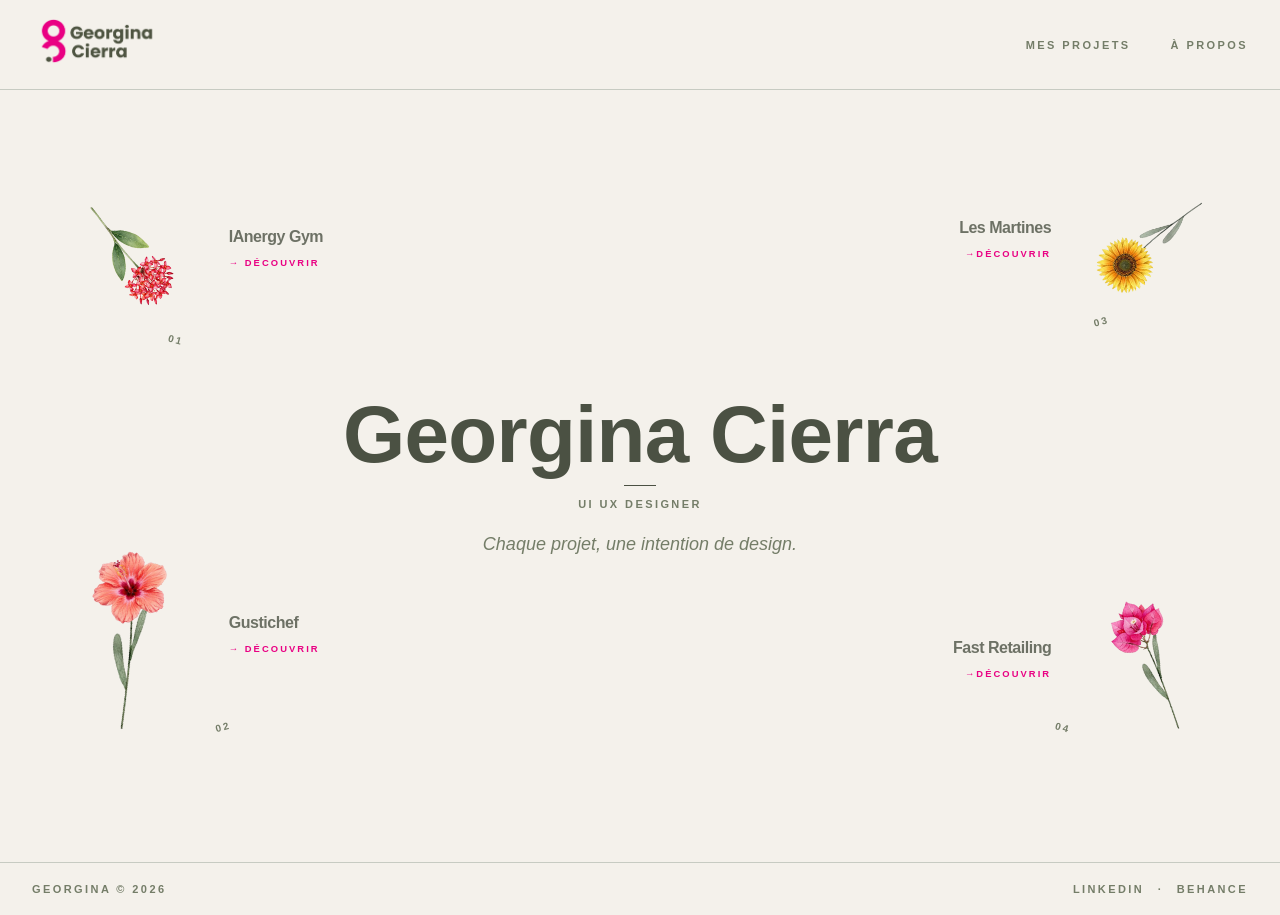
<file: index.html>
<!doctype html>
<html lang="en">
  <head>
    <meta charset="UTF-8" />
    <meta name="viewport" content="width=device-width, initial-scale=1.0" />
    <title>Georgina Cierra - UI UX Designer</title>
    <link rel="icon" type="image/svg+xml" href="./assets/img/GC-favicon.svg" />
    <link rel="stylesheet" href="styles.css" />
  </head>

  <body>
    <div id="root">
      <!-- Navigation -->
      <header class="navbar">
        <nav class="nav-container">
          <a
            href="index.html"
            class="nav-logo"
            aria-label="Georgina Cierra — Home"
            ><img
              src="assets/img/logo-georgina.webp"
              alt="Logo icon and name Georgina Cierra"
          /></a>
          <div class="nav-links">
            <a href="index.html" class="nav-link active" data-path="/"
              >Mes projets</a
            >
            <a href="profil/index.html" class="nav-link">À propos</a>
          </div>
        </nav>
      </header>

      <!-- Main Content -->
      <main class="main-content">
        <!-- Hero Section -->
        <section class="hero-section">
          <!-- Centered Hero Text -->
          <div class="hero-text reveal is-visible">
            <h1 class="hero-title">
              <span class="title-line">Georgina Cierra</span>
            </h1>
            <hr class="hero-divider" />
            <p class="hero-subtitle">UI UX Designer</p>
            <p class="hero-tagline">Chaque projet, une intention de design.</p>
          </div>

          <!-- Desktop Flowers (Corner Positions) -->
          <div class="flowers-container">
            <!-- Flower 01 - Top Left -->
            <div class="flower-wrapper flower-tl" data-flower-id="01">
              <div class="flower-image-wrapper">
                <img
                  src="assets/img/flowers/ixora-flower.webp"
                  alt="Ixora rouge"
                  class="flower-image"
                />
                <span class="flower-label">01</span>
              </div>
              <div class="flower-info">
                <h3 class="flower-title">IAnergy Gym</h3>
                <a class="flower-cta" data-flower-id="01">
                  <span class="cta-arrow">→</span>Découvrir
                </a>
              </div>
              <div class="flower-card" id="card-01">
                <div class="card-header">
                  <p class="card-eyebrow">
                    <span class="card-num">01</span>Design prospectif
                  </p>
                  <button
                    class="card-close"
                    aria-label="Fermer"
                    data-flower-id="01"
                  >
                    ×
                  </button>
                </div>
                <h3 class="card-title">IAnergy Gym</h3>
                <hr class="card-divider" />
                <p class="card-description">
                  Prototype d'application futuriste pour une salle de sport
                  connectée projetée en 2050.
                </p>
                <a href="/projects/IAnergy-gym/" class="card-cta">
                  <span class="cta-arrow">→</span>
                  Voir
                </a>
              </div>
            </div>

            <!-- Flower 02 - Bottom Left -->
            <div class="flower-wrapper flower-bl" data-flower-id="02">
              <div class="flower-image-wrapper">
                <img
                  src="assets/img/flowers/hibiscus-flower.webp"
                  alt="Hibiscus pêche"
                  class="flower-image"
                />
                <span class="flower-label">02</span>
              </div>
              <div class="flower-info">
                <h3 class="flower-title">Gustichef</h3>
                <a class="flower-cta" data-flower-id="02">
                  <span class="cta-arrow">→</span>Découvrir
                </a>
              </div>
              <div class="flower-card" id="card-02">
                <div class="card-header">
                  <p class="card-eyebrow">
                    <span class="card-num">02</span>UX Case Study
                  </p>
                  <button
                    class="card-close"
                    aria-label="Fermer"
                    data-flower-id="02"
                  >
                    ×
                  </button>
                </div>
                <h3 class="card-title">Gustichef</h3>
                <hr class="card-divider" />
                <p class="card-description">
                  Plateforme de services de chefs à domicile.
                </p>
                <a href="projects/Gustichef/index.html" class="card-cta">
                  <span class="cta-arrow">→</span>
                  Voir
                </a>
              </div>
            </div>

            <!-- Flower 03 - Top Right -->
            <div class="flower-wrapper flower-tr" data-flower-id="03">
              <div class="flower-image-wrapper">
                <img
                  src="assets/img/flowers/sunflower-flower.webp"
                  alt="Tournesol"
                  class="flower-image"
                />
                <span class="flower-label">03</span>
              </div>
              <div class="flower-info">
                <h3 class="flower-title">Les Martines</h3>
                <a class="flower-cta" data-flower-id="03">
                  <span class="cta-arrow">→</span>Découvrir
                </a>
              </div>
              <div class="flower-card" id="card-03">
                <div class="card-header">
                  <p class="card-eyebrow">
                    <span class="card-num">03</span>WordPress / Web Design
                  </p>
                  <button
                    class="card-close"
                    aria-label="Fermer"
                    data-flower-id="03"
                  >
                    ×
                  </button>
                </div>
                <h3 class="card-title">Les Martines</h3>
                <hr class="card-divider" />
                <p class="card-description">
                  Refonte du site web sous WordPress et optimisation de
                  l'interface.
                </p>
                <a href="projects/Les-martines/index.html" class="card-cta">
                  <span class="cta-arrow">→</span>
                  Voir
                </a>
              </div>
            </div>

            <!-- Flower 04 - Bottom Right -->
            <div class="flower-wrapper flower-br" data-flower-id="04">
              <div class="flower-image-wrapper">
                <img
                  src="assets/img/flowers/Bougainvillea-flower.webp"
                  alt="Bougainvillier rose"
                  class="flower-image"
                />
                <span class="flower-label">04</span>
              </div>
              <div class="flower-info">
                <h3 class="flower-title">Fast Retailing</h3>
                <a class="flower-cta" data-flower-id="04">
                  <span class="cta-arrow">→</span>Découvrir
                </a>
              </div>
              <div class="flower-card" id="card-04">
                <div class="card-header">
                  <p class="card-eyebrow">
                    <span class="card-num">04</span>Alternance
                  </p>
                  <button
                    class="card-close"
                    aria-label="Fermer"
                    data-flower-id="04"
                  >
                    ×
                  </button>
                </div>
                <h3 class="card-title">Fast Retailing</h3>
                <hr class="card-divider" />
                <p class="card-description">
                  Webdesign et optimisation UX e-commerce pour deux marques
                  françaises (alternance).
                </p>
                <a href="projects/Fast-retailing/index.html" class="card-cta">
                  <span class="cta-arrow">→</span>
                  Voir
                </a>
              </div>
            </div>
          </div>
        </section>

        <!-- Modal Overlay -->
        <div class="modal-overlay" id="modal-overlay"></div>

        <!-- Mobile / Tablet Projects Grid -->
        <section class="mobile-projects">
          <p class="projects-label">Mes projets</p>
          <div class="projects-grid">
            <!-- Project 01 -->
            <div class="project-item">
              <div class="project-flower">
                <img
                  src="assets/img/flowers/ixora-flower.webp"
                  alt="Ixora rouge"
                  class="project-image"
                />
                <span class="project-label">01</span>
              </div>
              <div class="project-card">
                <div class="card-header">
                  <p class="card-eyebrow">
                    <span class="card-num">01</span>Design prospectif
                  </p>
                </div>
                <h3 class="card-title">IAnergy</h3>
                <hr class="card-divider" />
                <p class="card-description">
                  Prototype d'application futuriste pour une salle de sport
                  connectée projetée en 2050.
                </p>
                <a href="projects/IAnergy-gym/index.html" class="card-cta">
                  <span class="cta-arrow">→</span>
                  View project
                </a>
              </div>
            </div>

            <!-- Project 02 -->
            <div class="project-item">
              <div class="project-flower">
                <img
                  src="assets/img/flowers/hibiscus-flower.webp"
                  alt="Hibiscus pêche"
                  class="project-image"
                />
                <span class="project-label">02</span>
              </div>
              <div class="project-card">
                <div class="card-header">
                  <p class="card-eyebrow">
                    <span class="card-num">02</span>UX Case Study
                  </p>
                </div>
                <h3 class="card-title">Gustichef</h3>
                <hr class="card-divider" />
                <p class="card-description">
                  Plateforme de services de chefs à domicile.
                </p>
                <a href="projects/Gustichef/index.html" class="card-cta">
                  <span class="cta-arrow">→</span>
                  View project
                </a>
              </div>
            </div>

            <!-- Project 03 -->
            <div class="project-item">
              <div class="project-flower">
                <img
                  src="assets/img/flowers/sunflower-flower.webp"
                  alt="Tournesol"
                  class="project-image"
                />
                <span class="project-label">03</span>
              </div>
              <div class="project-card">
                <div class="card-header">
                  <p class="card-eyebrow">
                    <span class="card-num">03</span>WordPress / Web Design
                  </p>
                </div>
                <h3 class="card-title">Les Martines</h3>
                <hr class="card-divider" />
                <p class="card-description">
                  Refonte du site web sous WordPress et optimisation de
                  l'interface.
                </p>
                <a href="projects/Les-martines/index.html" class="card-cta">
                  <span class="cta-arrow">→</span>
                  View project
                </a>
              </div>
            </div>

            <!-- Project 04 -->
            <div class="project-item">
              <div class="project-flower">
                <img
                  src="assets/img/flowers/Bougainvillea-flower.webp"
                  alt="Bougainvillier rose"
                  class="project-image"
                />
                <span class="project-label">04</span>
              </div>
              <div class="project-card">
                <div class="card-header">
                  <p class="card-eyebrow">
                    <span class="card-num">04</span>Alternance
                  </p>
                </div>
                <h3 class="card-title">Fast Retailing</h3>
                <hr class="card-divider" />
                <p class="card-description">
                  Webdesign et optimisation UX e-commerce pour deux marques
                  françaises (alternance).
                </p>
                <a href="projects/Fast-retailing/index.html" class="card-cta">
                  <span class="cta-arrow">→</span>
                  View project
                </a>
              </div>
            </div>
          </div>
        </section>
      </main>

      <!-- Footer -->
      <footer class="footer">
        <div class="footer-container">
          <!-- <span class="footer-label">mon jardin</span> -->
          <span class="footer-label">Georgina © 2026</span>
          <span class="footer-links">
            <a
              href="https://www.linkedin.com/in/georgina1998cierra/"
              target="_blank"
              class="footer-link"
              >LinkedIn</a
            >
            <span class="footer-separator">·</span>
            <a
              href="https://www.behance.net/Georginaci2784"
              target="_blank"
              class="footer-link"
              >Behance</a
            >
          </span>
        </div>
      </footer>
    </div>

    <script src="script.js"></script>
  </body>
</html>
</file>
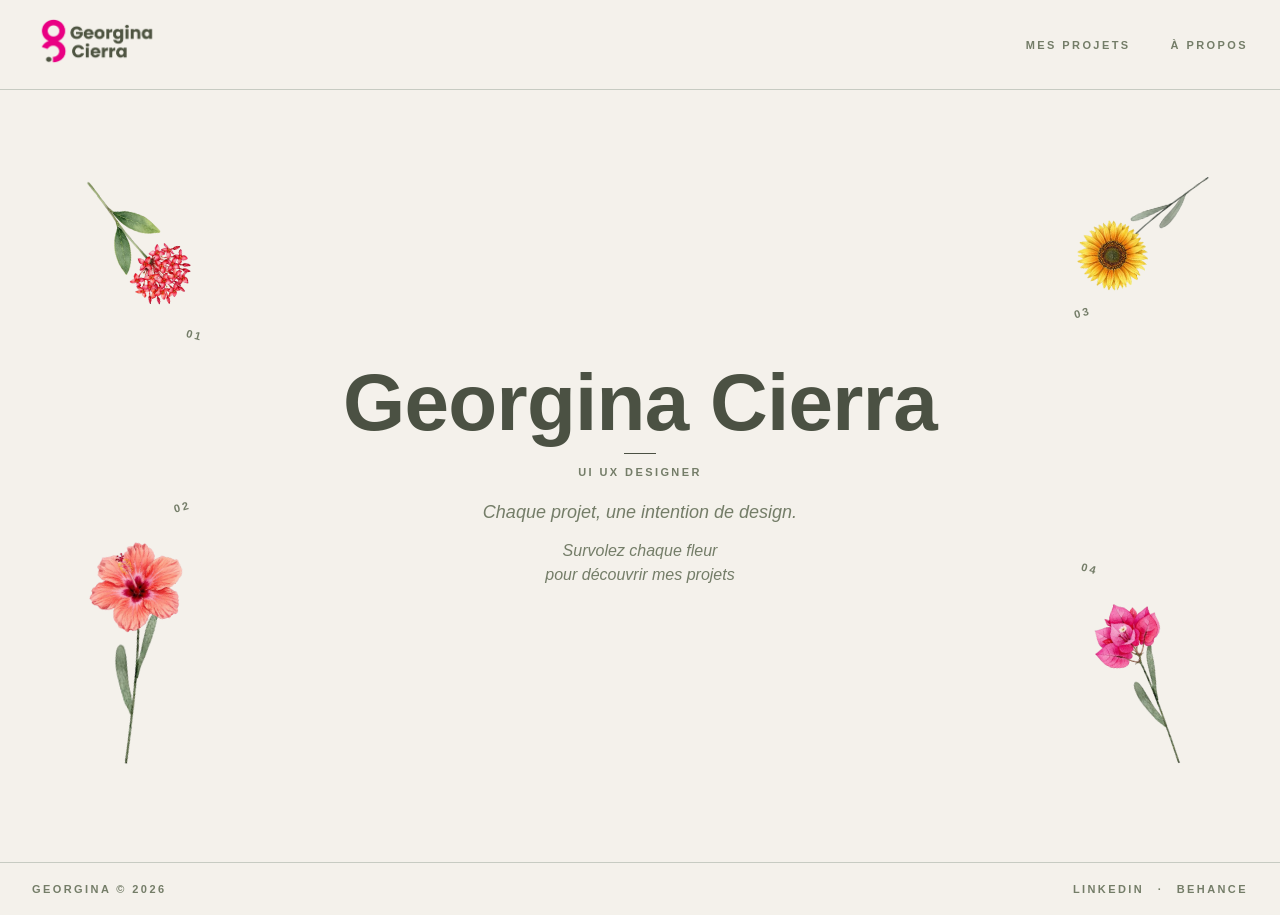
<file: landing/index.html>
<!doctype html>
<html lang="en">
  <head>
    <meta charset="UTF-8" />
    <meta name="viewport" content="width=device-width, initial-scale=1.0" />
    <title>Georgina Cierra - UI UX Designer</title>
    <link rel="icon" type="image/svg+xml" href="../assets/img/GC-favicon.svg" />
    <link rel="stylesheet" href="styles.css" />
  </head>

  <body>
    <div id="root">
      <!-- Navigation -->
      <header class="navbar">
        <nav class="nav-container">
          <a
            href="../landing/index.html"
            class="nav-logo"
            aria-label="Georgina Cierra — Home"
            ><img
              src="../assets/img/logo-georgina.webp"
              alt="Logo icon and name Georgina Cierra"
          /></a>
          <div class="nav-links">
            <a
              href="../landing/index.html"
              class="nav-link active"
              data-path="/"
              >Mes projets</a
            >
            <a href="../profil/index.html" class="nav-link">À propos</a>
          </div>
        </nav>
      </header>

      <!-- Main Content -->
      <main class="main-content">
        <!-- Hero Section -->
        <section class="hero-section">
          <!-- Centered Hero Text -->
          <div class="hero-text reveal is-visible">
            <h1 class="hero-title">
              <span class="title-line">Georgina Cierra</span>
            </h1>
            <hr class="hero-divider" />
            <p class="hero-subtitle">UI UX Designer</p>
            <p class="hero-tagline">Chaque projet, une intention de design.</p>
            <p class="hero-hint">
              Survolez chaque fleur<br />
              pour découvrir mes projets
            </p>
          </div>

          <!-- Desktop Flowers (Corner Positions) -->
          <div class="flowers-container">
            <!-- Flower 01 - Top Left -->
            <div class="flower-wrapper flower-tl" data-flower-id="01">
              <div class="flower-image-wrapper">
                <img
                  src="../assets/img/flowers/ixora-flower.webp"
                  alt="Ixora rouge"
                  class="flower-image"
                />
                <span class="flower-label">01</span>
              </div>
              <div class="flower-card">
                <div class="card-header">
                  <p class="card-eyebrow">
                    <span class="card-num">01</span>Design prospectif
                  </p>
                  <button
                    class="card-close"
                    aria-label="Fermer"
                    data-flower-id="01"
                  >
                    ×
                  </button>
                </div>
                <h3 class="card-title">IAnergy</h3>
                <hr class="card-divider" />
                <p class="card-description">
                  Prototype d'application futuriste pour une salle de sport
                  connectée projetée en 2050.
                </p>
                <a href="../projects/IAnergy-gym/index.html" class="card-cta">
                  <span class="cta-arrow">→</span>
                  View project
                </a>
              </div>
            </div>

            <!-- Flower 02 - Bottom Left -->
            <div class="flower-wrapper flower-bl" data-flower-id="02">
              <div class="flower-image-wrapper">
                <img
                  src="../assets/img/flowers/hibiscus-flower.webp"
                  alt="Hibiscus pêche"
                  class="flower-image"
                />
                <span class="flower-label">02</span>
              </div>
              <div class="flower-card">
                <div class="card-header">
                  <p class="card-eyebrow">
                    <span class="card-num">02</span>UX Case Study
                  </p>
                  <button
                    class="card-close"
                    aria-label="Fermer"
                    data-flower-id="02"
                  >
                    ×
                  </button>
                </div>
                <h3 class="card-title">Gustichef</h3>
                <hr class="card-divider" />
                <p class="card-description">
                  Plateforme de services de chefs à domicile.
                </p>
                <a href="../projects/Gustichef/index.html" class="card-cta">
                  <span class="cta-arrow">→</span>
                  View project
                </a>
              </div>
            </div>

            <!-- Flower 03 - Top Right -->
            <div class="flower-wrapper flower-tr" data-flower-id="03">
              <div class="flower-image-wrapper">
                <img
                  src="../assets/img/flowers/sunflower-flower.webp"
                  alt="Tournesol"
                  class="flower-image"
                />
                <span class="flower-label">03</span>
              </div>
              <div class="flower-card">
                <div class="card-header">
                  <p class="card-eyebrow">
                    <span class="card-num">03</span>WordPress / Web Design
                  </p>
                  <button
                    class="card-close"
                    aria-label="Fermer"
                    data-flower-id="03"
                  >
                    ×
                  </button>
                </div>
                <h3 class="card-title">Les Martines</h3>
                <hr class="card-divider" />
                <p class="card-description">
                  Refonte du site web sous WordPress et optimisation de
                  l'interface.
                </p>
                <a href="../projects/Les-martines/index.html" class="card-cta">
                  <span class="cta-arrow">→</span>
                  View project
                </a>
              </div>
            </div>

            <!-- Flower 04 - Bottom Right -->
            <div class="flower-wrapper flower-br" data-flower-id="04">
              <div class="flower-image-wrapper">
                <img
                  src="../assets/img/flowers/Bougainvillea-flower.webp"
                  alt="Bougainvillier rose"
                  class="flower-image"
                />
                <span class="flower-label">04</span>
              </div>
              <div class="flower-card">
                <div class="card-header">
                  <p class="card-eyebrow">
                    <span class="card-num">04</span>Alternance
                  </p>
                  <button
                    class="card-close"
                    aria-label="Fermer"
                    data-flower-id="04"
                  >
                    ×
                  </button>
                </div>
                <h3 class="card-title">Fast Retailing</h3>
                <hr class="card-divider" />
                <p class="card-description">
                  Webdesign et optimisation UX e-commerce pour deux marques
                  françaises (alternance).
                </p>
                <a
                  href="../projects/Fast-retailing/index.html"
                  class="card-cta"
                >
                  <span class="cta-arrow">→</span>
                  View project
                </a>
              </div>
            </div>
          </div>
        </section>

        <!-- Mobile / Tablet Projects Grid -->
        <section class="mobile-projects">
          <p class="projects-label">Mes projets</p>
          <div class="projects-grid">
            <!-- Project 01 -->
            <div class="project-item">
              <div class="project-flower">
                <img
                  src="../assets/img/flowers/ixora-flower.webp"
                  alt="Ixora rouge"
                  class="project-image"
                />
                <span class="project-label">01</span>
              </div>
              <div class="project-card">
                <div class="card-header">
                  <p class="card-eyebrow">
                    <span class="card-num">01</span>Design prospectif
                  </p>
                </div>
                <h3 class="card-title">IAnergy</h3>
                <hr class="card-divider" />
                <p class="card-description">
                  Prototype d'application futuriste pour une salle de sport
                  connectée projetée en 2050.
                </p>
                <a href="../projects/IAnergy-gym/index.html" class="card-cta">
                  <span class="cta-arrow">→</span>
                  View project
                </a>
              </div>
            </div>

            <!-- Project 02 -->
            <div class="project-item">
              <div class="project-flower">
                <img
                  src="../assets/img/flowers/hibiscus-flower.webp"
                  alt="Hibiscus pêche"
                  class="project-image"
                />
                <span class="project-label">02</span>
              </div>
              <div class="project-card">
                <div class="card-header">
                  <p class="card-eyebrow">
                    <span class="card-num">02</span>UX Case Study
                  </p>
                </div>
                <h3 class="card-title">Gustichef</h3>
                <hr class="card-divider" />
                <p class="card-description">
                  Plateforme de services de chefs à domicile.
                </p>
                <a href="../projects/Gustichef/index.html" class="card-cta">
                  <span class="cta-arrow">→</span>
                  View project
                </a>
              </div>
            </div>

            <!-- Project 03 -->
            <div class="project-item">
              <div class="project-flower">
                <img
                  src="../assets/img/flowers/sunflower-flower.webp"
                  alt="Tournesol"
                  class="project-image"
                />
                <span class="project-label">03</span>
              </div>
              <div class="project-card">
                <div class="card-header">
                  <p class="card-eyebrow">
                    <span class="card-num">03</span>WordPress / Web Design
                  </p>
                </div>
                <h3 class="card-title">Les Martines</h3>
                <hr class="card-divider" />
                <p class="card-description">
                  Refonte du site web sous WordPress et optimisation de
                  l'interface.
                </p>
                <a href="../projects/Les-martines/index.html" class="card-cta">
                  <span class="cta-arrow">→</span>
                  View project
                </a>
              </div>
            </div>

            <!-- Project 04 -->
            <div class="project-item">
              <div class="project-flower">
                <img
                  src="../assets/img/flowers/Bougainvillea-flower.webp"
                  alt="Bougainvillier rose"
                  class="project-image"
                />
                <span class="project-label">04</span>
              </div>
              <div class="project-card">
                <div class="card-header">
                  <p class="card-eyebrow">
                    <span class="card-num">04</span>Alternance
                  </p>
                </div>
                <h3 class="card-title">Fast Retailing</h3>
                <hr class="card-divider" />
                <p class="card-description">
                  Webdesign et optimisation UX e-commerce pour deux marques
                  françaises (alternance).
                </p>
                <a
                  href="../projects/Fast-retailing/index.html"
                  class="card-cta"
                >
                  <span class="cta-arrow">→</span>
                  View project
                </a>
              </div>
            </div>
          </div>
        </section>
      </main>

      <!-- Footer -->
      <footer class="footer">
        <div class="footer-container">
          <!-- <span class="footer-label">mon jardin</span> -->
          <span class="footer-label">Georgina © 2026</span>
          <span class="footer-links">
            <a
              href="https://www.linkedin.com/in/georgina1998cierra/"
              target="_blank"
              class="footer-link"
              >LinkedIn</a
            >
            <span class="footer-separator">·</span>
            <a
              href="https://www.behance.net/Georginaci2784"
              target="_blank"
              class="footer-link"
              >Behance</a
            >
          </span>
        </div>
      </footer>
    </div>

    <script src="script.js"></script>
  </body>
</html>
</file>
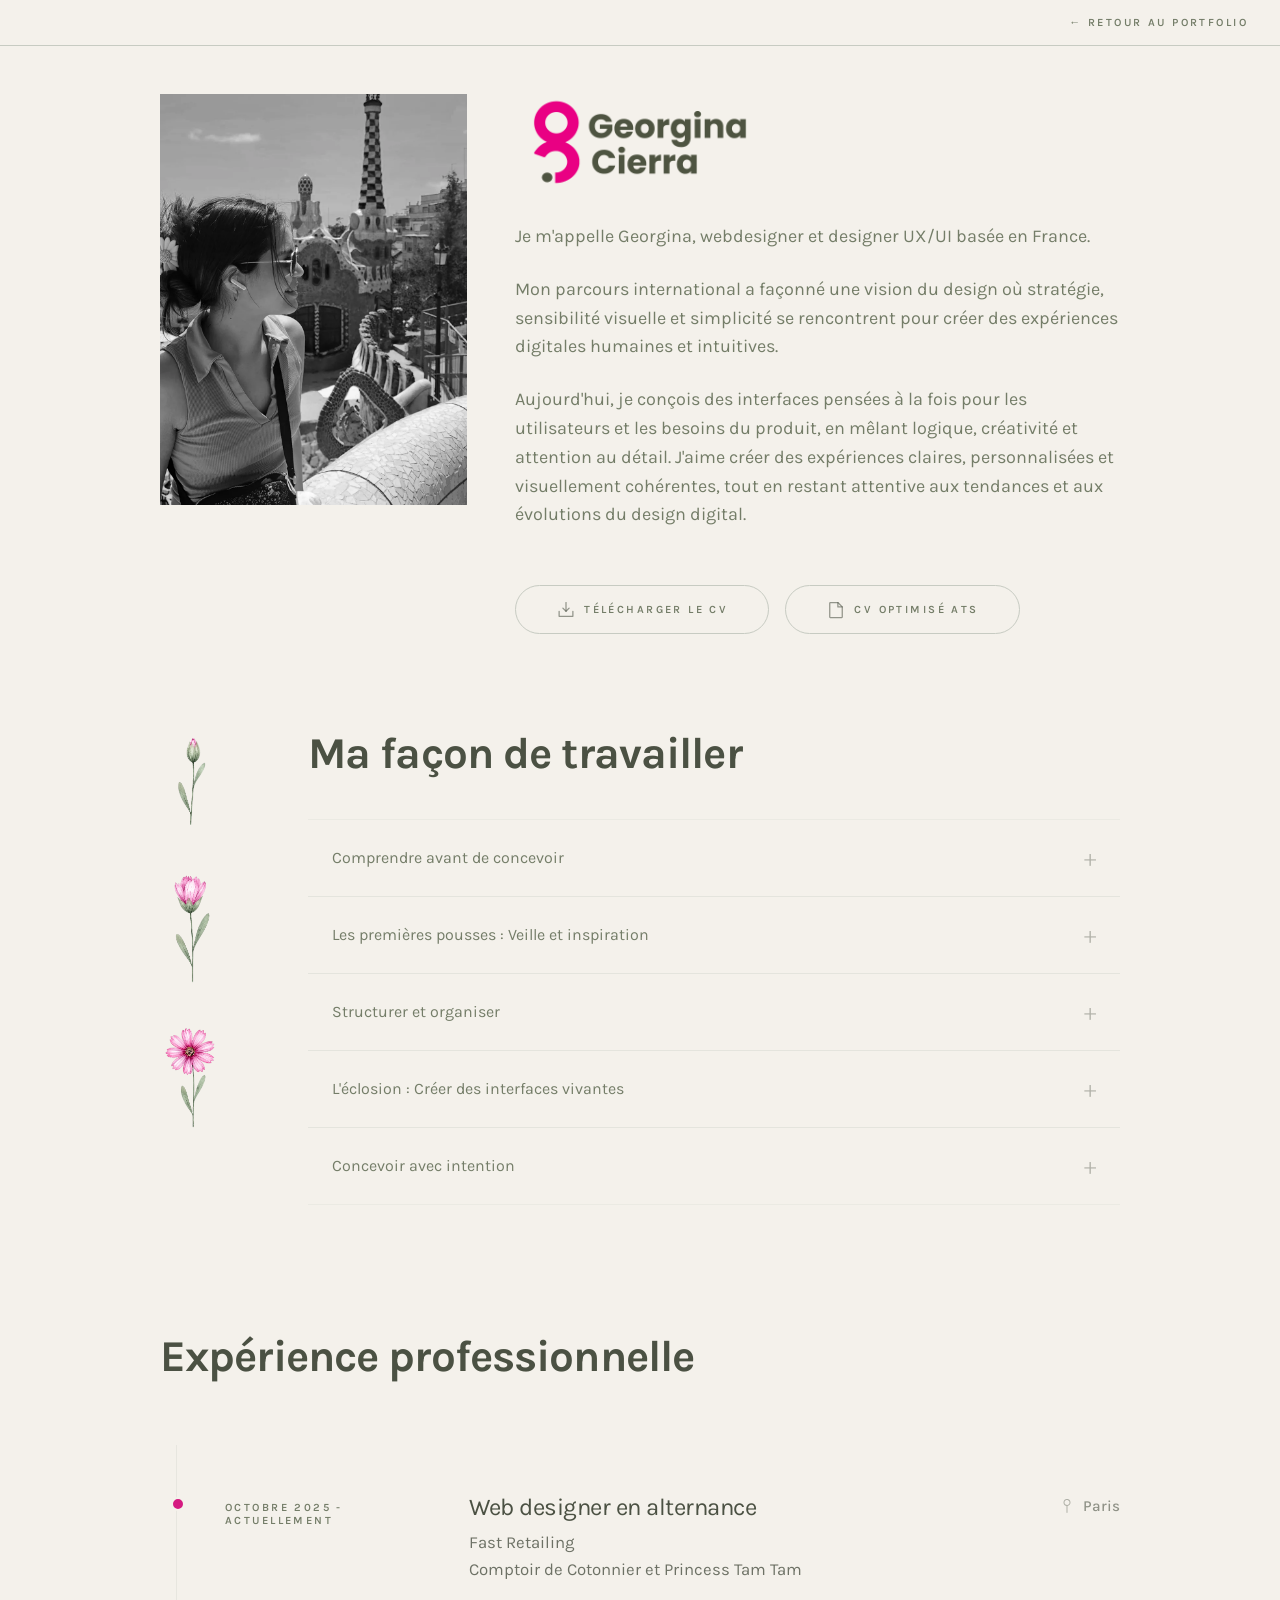
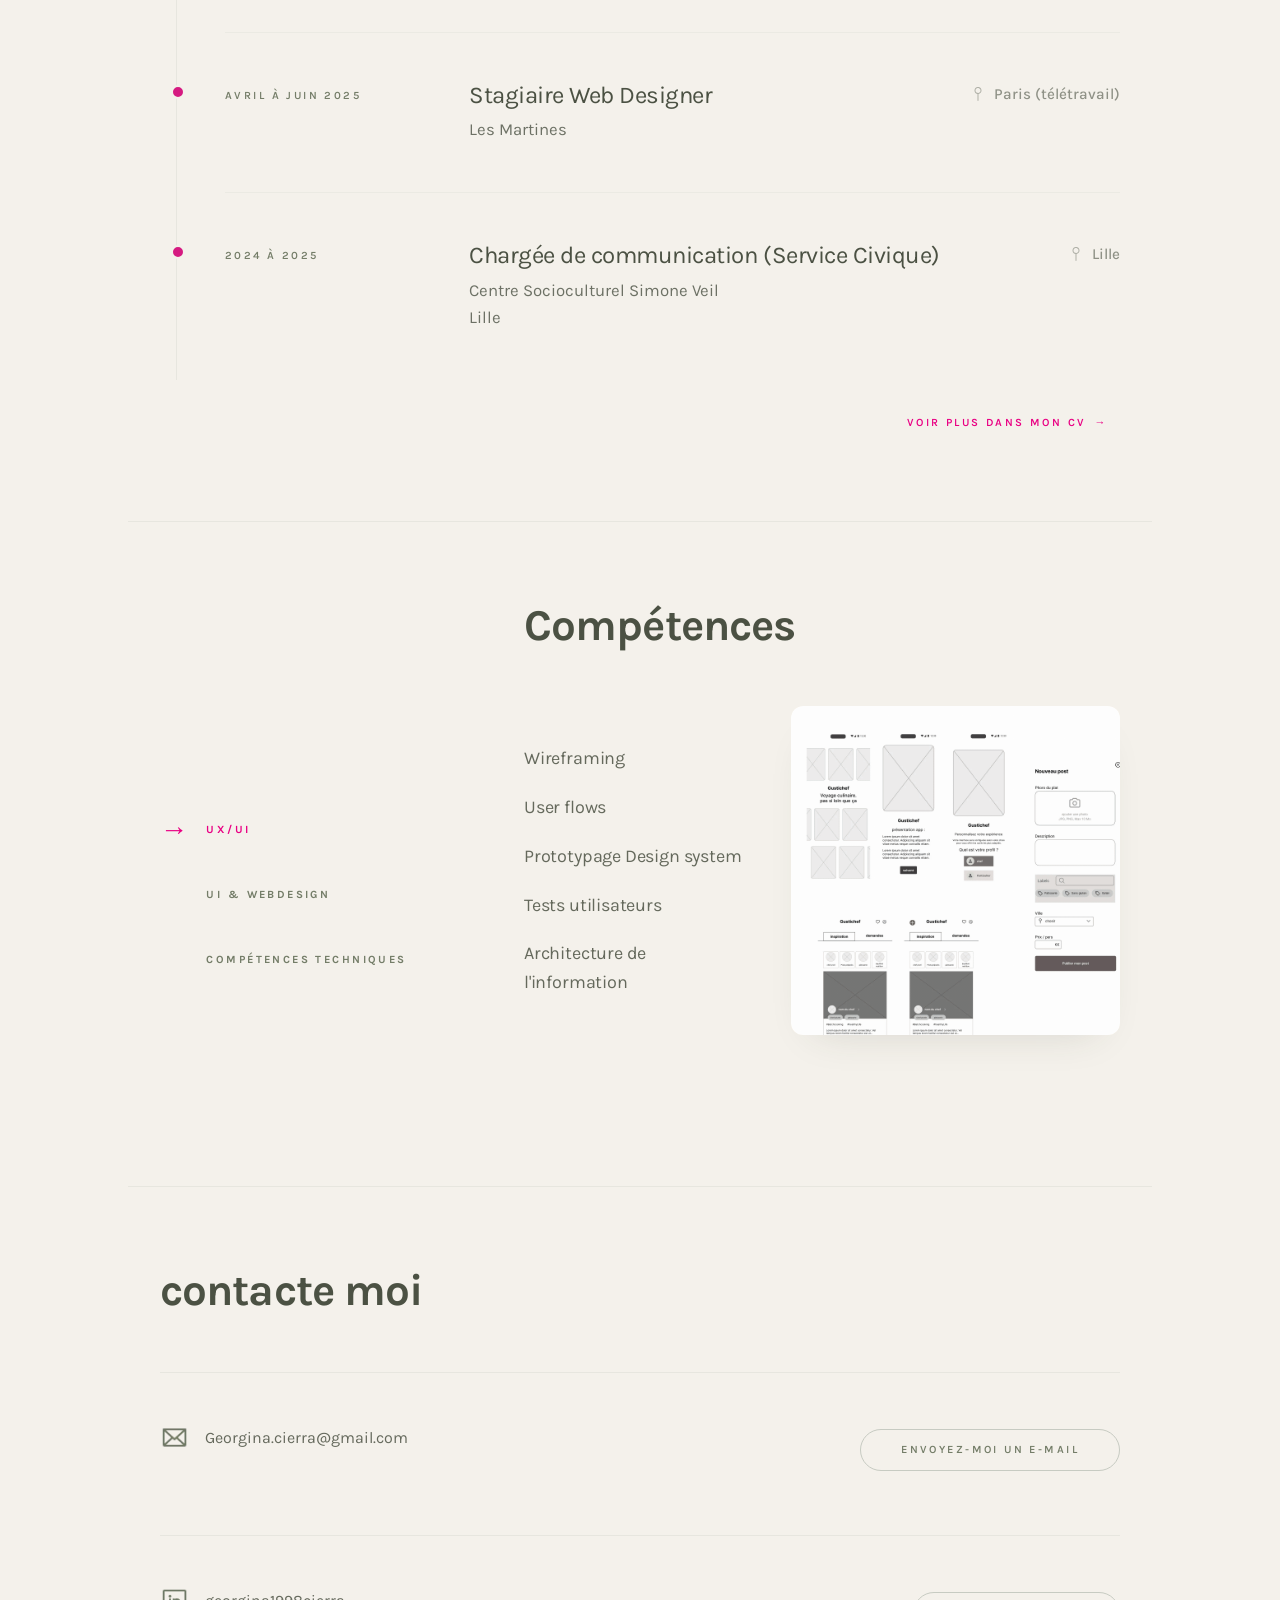
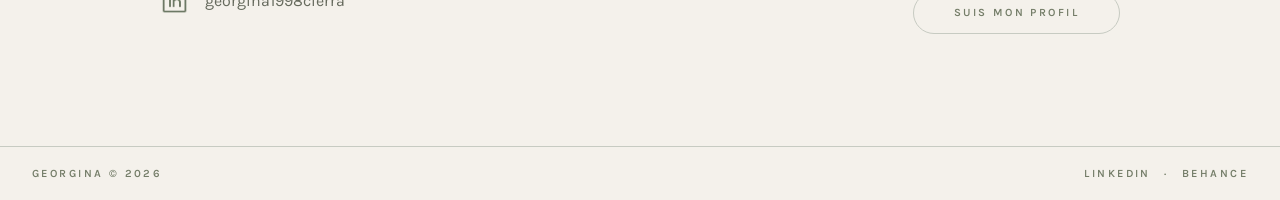
<file: profil/index.html>
<!doctype html>
<html lang="fr">
  <head>
    <meta charset="UTF-8" />
    <meta name="viewport" content="width=device-width, initial-scale=1.0" />
    <title>À Propos - Georgina Cierra</title>
    <link rel="icon" type="image/svg+xml" href="../assets/img/GC-favicon.svg" />
    <link rel="stylesheet" href="styles.css" />
  </head>
  <body>
    <!-- Navigation -->
    <header class="navbar">
      <nav class="nav-container">
        <div class="nav-links">
          <a href="../index.html" class="nav-link">← Retour au portfolio</a>
        </div>
      </nav>
    </header>

    <main class="main-content">
      <!-- Bio block -->
      <section class="bio-section">
        <div class="bio-container">
          <div class="bio-image">
            <img
              src="../assets/img/profil/profil-photo-g.webp"
              alt="Georgina Cierra"
            />
          </div>
          <div class="bio-content">
            <div class="bio-logo">
              <img
                src="../assets/img/logo-georgina.webp"
                alt="Georgina Cierra Logo"
              />
            </div>
            <div class="bio-text">
              <p>
                Je m'appelle Georgina, webdesigner et designer UX/UI basée en
                France.
              </p>
              <p>
                Mon parcours international a façonné une vision du design où
                stratégie, sensibilité visuelle et simplicité se rencontrent
                pour créer des expériences digitales humaines et intuitives.
              </p>
              <p>
                Aujourd'hui, je conçois des interfaces pensées à la fois pour
                les utilisateurs et les besoins du produit, en mêlant logique,
                créativité et attention au détail. J'aime créer des expériences
                claires, personnalisées et visuellement cohérentes, tout en
                restant attentive aux tendances et aux évolutions du design
                digital.
              </p>
              <div class="bio-actions">
                <a
                  href="../assets/img/profil/CV_Georgina_Cierra.pdf"
                  class="contact-button cv-download"
                  target="_blank"
                >
                  <img
                    src="../assets/img/profil/DownloadSimple.svg"
                    alt="download icon"
                    class="btn-icon"
                  />
                  <span>Télécharger le CV</span>
                </a>
                <a
                  href="../assets/img/profil/Georgina_Cierra_CV_ATS.pdf"
                  class="contact-button ats-cv"
                  target="_blank"
                >
                  <img
                    src="../assets/img/profil/File.svg"
                    alt="file icon"
                    class="btn-icon"
                  />
                  <span>CV optimisé ATS</span>
                </a>
              </div>
            </div>
          </div>
        </div>
      </section>

      <!-- How I work -->
      <section class="how-i-work-section">
        <div class="how-i-work-container">
          <div class="how-i-work-flowers">
            <img
              src="../assets/img/profil/profil-flower01.webp"
              alt="Illustration aquarelle d'un bouton de tulipe aux pétales roses, avec une tige verte et deux feuilles allongées"
              class="flower-decoration flower-1"
            />
            <img
              src="../assets/img/profil/profil-flower02.webp"
              alt="Illustration aquarelle d'une fleur rose à moitié ouverte aux pétales pointus superposés, avec une tige verte et deux feuilles"
              class="flower-decoration flower-2"
            />
            <img
              src="../assets/img/profil/profil-flower03.webp"
              alt="Illustration aquarelle d'un cosmos rose épanoui au cœur sombre, avec une tige verte et deux feuilles"
              class="flower-decoration flower-3"
            />
          </div>
          <div class="how-i-work-content">
            <h2 class="section-title">Ma façon de travailler</h2>
            <div class="accordion-list">
              <div class="accordion-item">
                <div class="accordion-header">
                  <span class="accordion-title"
                    >Comprendre avant de concevoir</span
                  >
                  <span class="accordion-icon">+</span>
                </div>
                <div class="accordion-content">
                  <p>
                    Chaque projet commence par l’écoute : comprendre les besoins
                    utilisateurs, les objectifs du produit et le contexte du
                    projet.
                  </p>
                </div>
              </div>
              <div class="accordion-item">
                <div class="accordion-header">
                  <span class="accordion-title"
                    >Les premières pousses : Veille et inspiration</span
                  >
                  <span class="accordion-icon">+</span>
                </div>
                <div class="accordion-content">
                  <p>
                    Après avoir une idée de ce que le client veut, je fais une
                    veille du marché ou du domaine dans lequel je vais
                    travailler. Le monde du webdesign évolue tous les jours
                  </p>
                </div>
              </div>
              <div class="accordion-item">
                <div class="accordion-header">
                  <span class="accordion-title">Structurer et organiser</span>
                  <span class="accordion-icon">+</span>
                </div>
                <div class="accordion-content">
                  <p>
                    L'organisation fait partie de mon ADN. Avoir une structure
                    et une hiérarchie claires, c'est la base d'une bonne
                    conception
                  </p>
                </div>
              </div>
              <div class="accordion-item">
                <div class="accordion-header">
                  <span class="accordion-title"
                    >L'éclosion : Créer des interfaces vivantes</span
                  >
                  <span class="accordion-icon">+</span>
                </div>
                <div class="accordion-content">
                  <p>
                    J’aime concevoir des interfaces modernes et personnalisées,
                    où l’identité visuelle, les micro-interactions et les
                    détails renforcent l’expérience utilisateur.
                  </p>
                </div>
              </div>
              <div class="accordion-item">
                <div class="accordion-header">
                  <span class="accordion-title">Concevoir avec intention</span>
                  <span class="accordion-icon">+</span>
                </div>
                <div class="accordion-content">
                  <p>
                    Mon approche combine logique, sens esthétique et veille
                    constante des tendances digitales, creer des design
                    scalaires et qui peuvent continuer à se developper dans le
                    futur du projet.
                  </p>
                </div>
              </div>
            </div>
          </div>
        </div>
      </section>

      <!-- Professional experience -->
      <section class="experience-section">
        <h2 class="section-title">Expérience professionnelle</h2>
        <div class="experience-container">
          <div class="experience-timeline">
            <div class="experience-item">
              <div class="experience-date">Octobre 2025 - actuellement</div>
              <div class="experience-details">
                <div class="experience-job">
                  <h3>Web designer en alternance</h3>
                  <p>
                    Fast Retailing<br />Comptoir de Cotonnier et Princess Tam
                    Tam
                  </p>
                </div>
                <div class="experience-location">
                  <img
                    src="../assets/img/profil/icon-location.svg"
                    alt="Location"
                    class="location-icon"
                  />
                  <span>Paris</span>
                </div>
              </div>
            </div>

            <div class="experience-item">
              <div class="experience-date">Avril à Juin 2025</div>
              <div class="experience-details">
                <div class="experience-job">
                  <h3>Stagiaire Web Designer</h3>
                  <p>Les Martines</p>
                </div>
                <div class="experience-location">
                  <img
                    src="../assets/img/profil/icon-location.svg"
                    alt="Location"
                    class="location-icon"
                  />
                  <span>Paris (télétravail)</span>
                </div>
              </div>
            </div>

            <div class="experience-item">
              <div class="experience-date">2024 à 2025</div>
              <div class="experience-details">
                <div class="experience-job">
                  <h3>Chargée de communication (Service Civique)</h3>
                  <p>Centre Socioculturel Simone Veil<br />Lille</p>
                </div>
                <div class="experience-location">
                  <img
                    src="../assets/img/profil/icon-location.svg"
                    alt="Location"
                    class="location-icon"
                  />
                  <span>Lille</span>
                </div>
              </div>
            </div>
          </div>
          <a
            href="../assets/img/profil/CV_Georgina_Cierra.pdf"
            class="experience-cta"
            target="_blank"
            rel="noopener noreferrer"
          >
            <span>Voir plus dans mon CV</span>
            <span class="cta-arrow">→</span>
          </a>
        </div>
      </section>
      <!-- Skills -->
      <section class="skills-section">
        <div class="skills-container">
          <div class="skills-layout">
            <!-- Left Column: Navigation -->
            <div class="skills-navigation">
              <div class="skills-tabs">
                <button class="skills-tab active" data-tab="ux-ui">
                  <span class="active-arrow">→</span>
                  <span>UX/UI</span>
                </button>
                <button class="skills-tab" data-tab="ui-webdesign">
                  <span class="active-arrow">→</span>
                  <span>UI & Webdesign</span>
                </button>
                <button class="skills-tab" data-tab="technical">
                  <span class="active-arrow">→</span>
                  <span>Compétences techniques</span>
                </button>
              </div>
            </div>

            <!-- Right Column: Content -->
            <div class="skills-display">
              <h2 class="section-title">Compétences</h2>
              <div class="skills-content">
                <!-- Panel 1: UX/UI -->
                <div class="skills-panel active" id="ux-ui">
                  <div class="skills-split-container">
                    <div class="skills-list">
                      <ul>
                        <li>Wireframing</li>
                        <li>User flows</li>
                        <li>Prototypage Design system</li>
                        <li>Tests utilisateurs</li>
                        <li>Architecture de l'information</li>
                      </ul>
                    </div>
                    <div class="skills-image-split">
                      <img
                        src="../assets/img/profil/skill01-portfolio.gif"
                        alt="Démonstration UX/UI"
                      />
                    </div>
                  </div>
                </div>

                <!-- Panel 2: UI & Webdesign -->
                <div class="skills-panel" id="ui-webdesign">
                  <div class="skills-split-container">
                    <div class="skills-list">
                      <ul>
                        <li>Direction artistique</li>
                        <li>Responsive design</li>
                        <li>Intégration web</li>
                        <li>Motion & micro-interactions</li>
                      </ul>
                    </div>
                    <div class="skills-image-split">
                      <img
                        src="../assets/img/profil/skill02-portfolio.gif"
                        alt="Démonstration UI & Webdesign"
                      />
                    </div>
                  </div>
                </div>

                <!-- Panel 3: Technical -->
                <div class="skills-panel" id="technical">
                  <div class="skills-icons-grid">
                    <img src="../assets/img/profil/icon01.webp" alt="Icon 01" />
                    <img src="../assets/img/profil/icon02.webp" alt="Icon 02" />
                    <img src="../assets/img/profil/icon03.webp" alt="Icon 03" />
                    <img src="../assets/img/profil/icon04.webp" alt="Icon 04" />
                    <img src="../assets/img/profil/icon05.webp" alt="Icon 05" />
                    <img src="../assets/img/profil/icon06.webp" alt="Icon 06" />
                    <img src="../assets/img/profil/icon07.webp" alt="Icon 07" />
                    <img src="../assets/img/profil/icon08.webp" alt="Icon 08" />
                    <img src="../assets/img/profil/icon09.webp" alt="Icon 09" />
                    <img src="../assets/img/profil/icon10.webp" alt="Icon 10" />
                    <img src="../assets/img/profil/icon11.webp" alt="Icon 11" />
                    <img src="../assets/img/profil/icon12.webp" alt="Icon 12" />
                    <img src="../assets/img/profil/icon13.webp" alt="Icon 13" />
                    <img src="../assets/img/profil/icon14.webp" alt="Icon 14" />
                    <img src="../assets/img/profil/icon15.webp" alt="Icon 15" />
                  </div>
                </div>
              </div>
            </div>
          </div>
        </div>
      </section>

      <!-- Contact me -->
      <section class="contact-section" id="contact">
        <h2 class="contact-title">contacte moi</h2>
        <div class="contact-container">
          <div class="contact-item">
            <div class="contact-info">
              <img
                src="../assets/img/profil/icon-mail.webp"
                alt="Email icon"
                class="contact-icon"
              />
              <span class="bio-text">Georgina.cierra@gmail.com</span>
            </div>
            <a href="mailto:Georgina.cierra@gmail.com" class="contact-button"
              >Envoyez-moi un e-mail</a
            >
          </div>

          <div class="contact-item">
            <div class="contact-info">
              <img
                src="../assets/img/profil/linkedin-icon.webp"
                alt="LinkedIn icon"
                target="_blank"
                class="contact-icon"
              />
              <span>georgina1998cierra</span>
            </div>
            <a
              href="https://linkedin.com/in/georgina1998cierra"
              class="contact-button"
              target="_blank"
              >Suis mon profil</a
            >
          </div>
        </div>
      </section>
    </main>

    <!-- Footer (reuse from landing) -->
    <footer class="footer">
      <div class="footer-container">
        <span class="footer-label">Georgina © 2026</span>
        <span class="footer-links">
          <a
            href="https://www.linkedin.com/in/georgina1998cierra/"
            target="_blank"
            class="footer-link"
            >LinkedIn</a
          >
          <span class="footer-separator">·</span>
          <a
            href="https://www.behance.net/Georginaci2784"
            target="_blank"
            class="footer-link"
            >Behance</a
          >
        </span>
      </div>
    </footer>

    <script src="script.js"></script>
  </body>
</html>
</file>
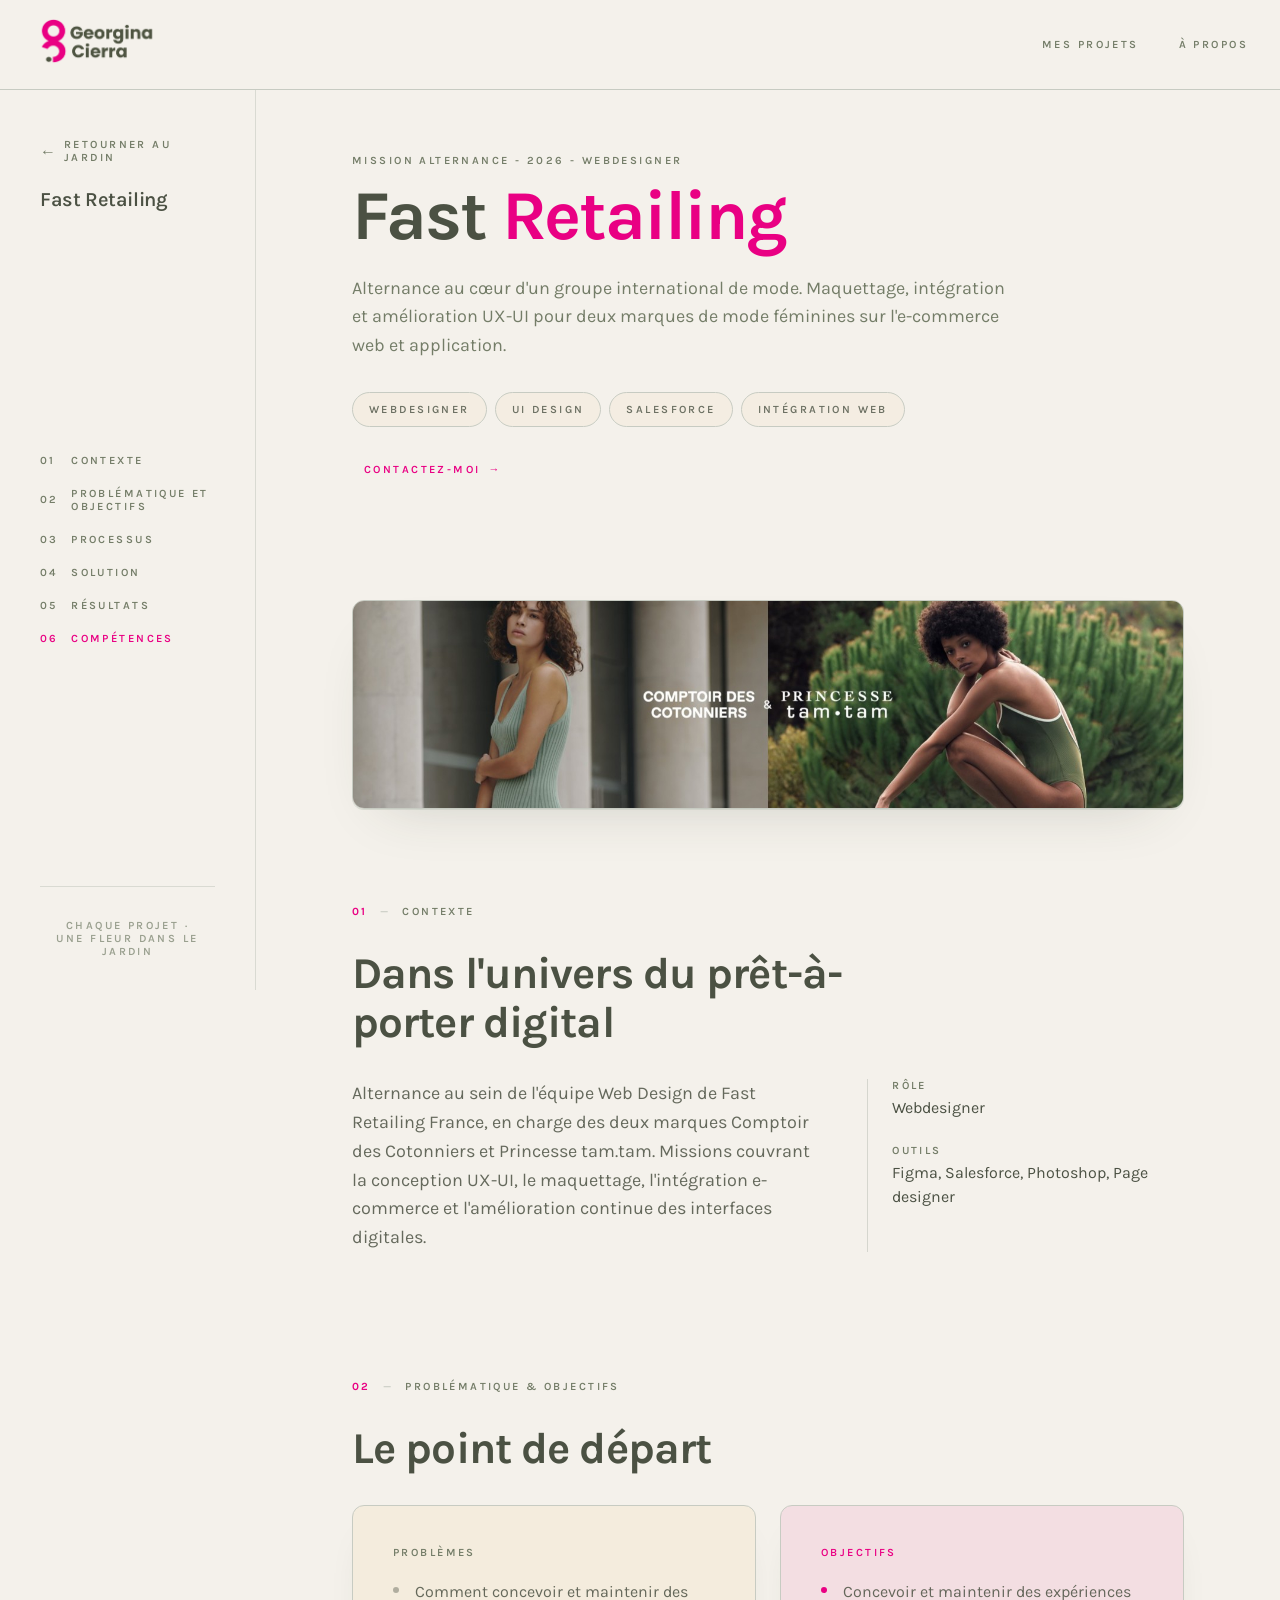
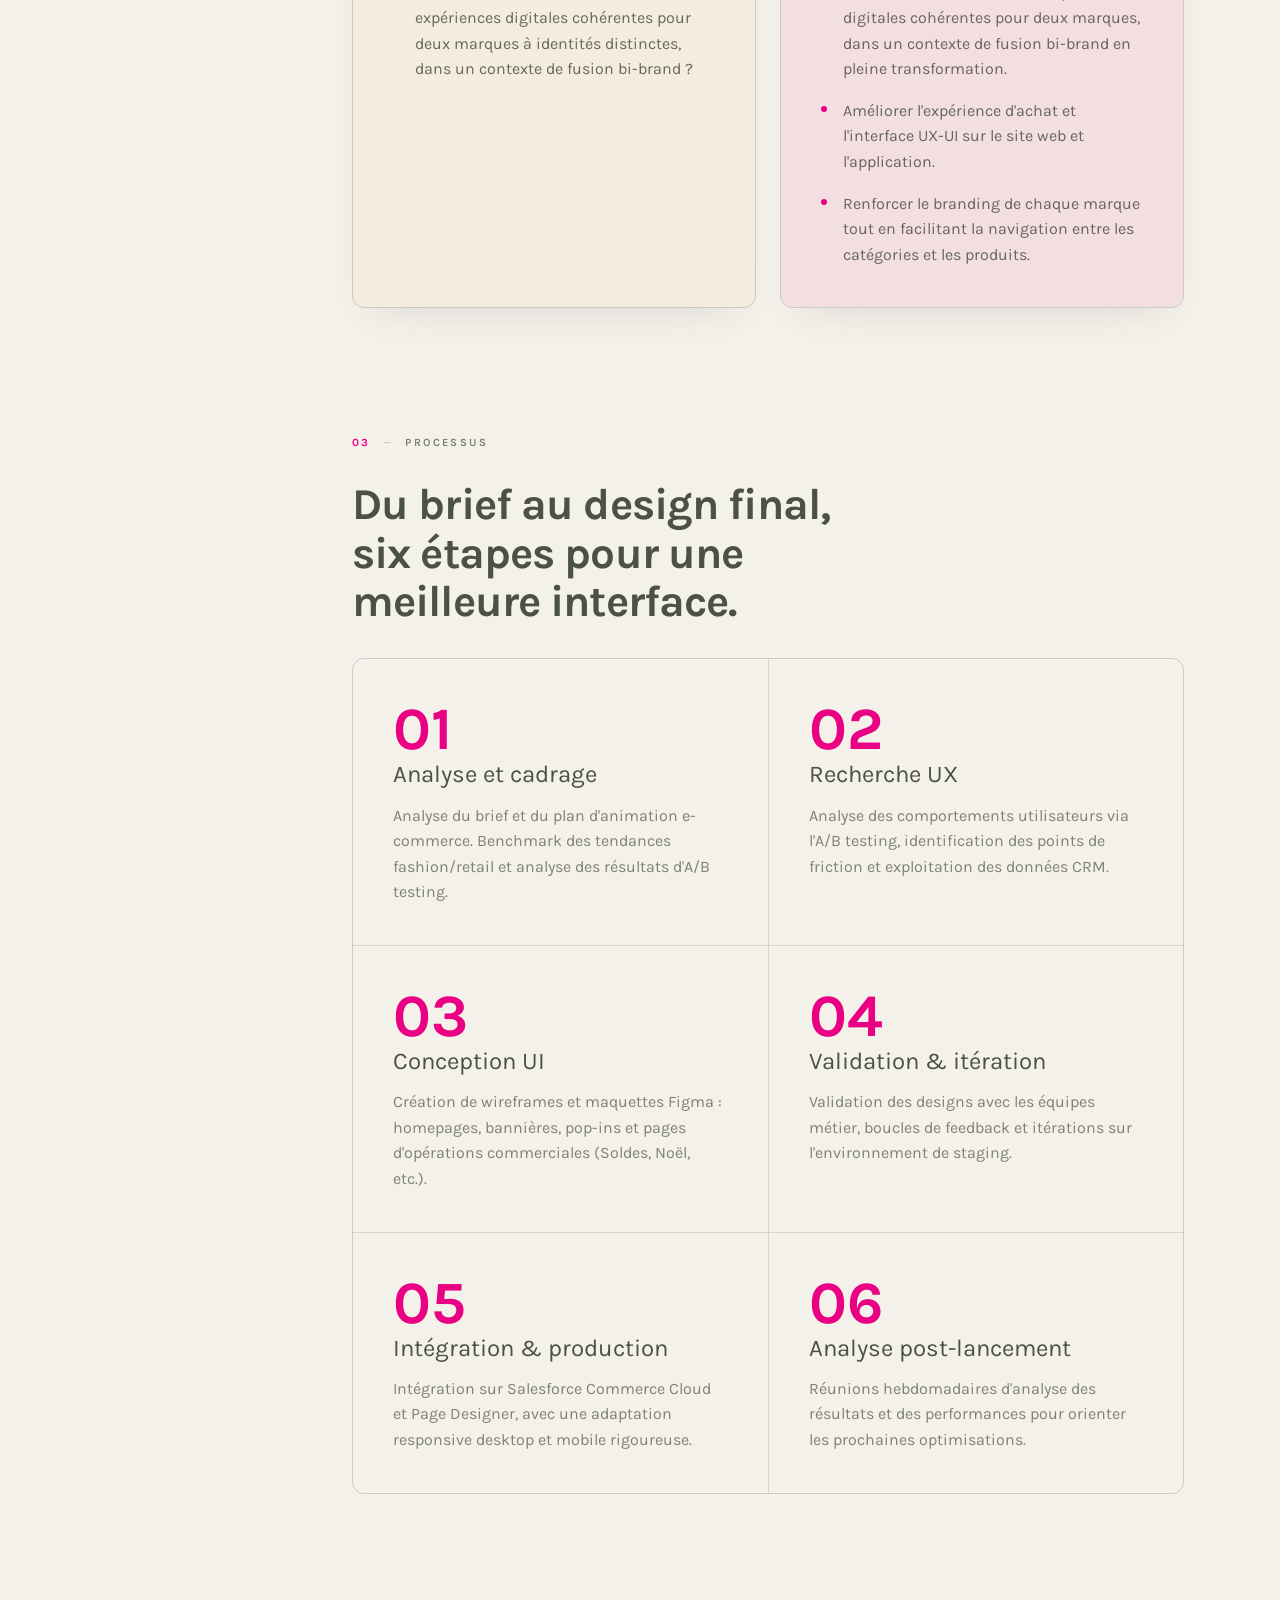
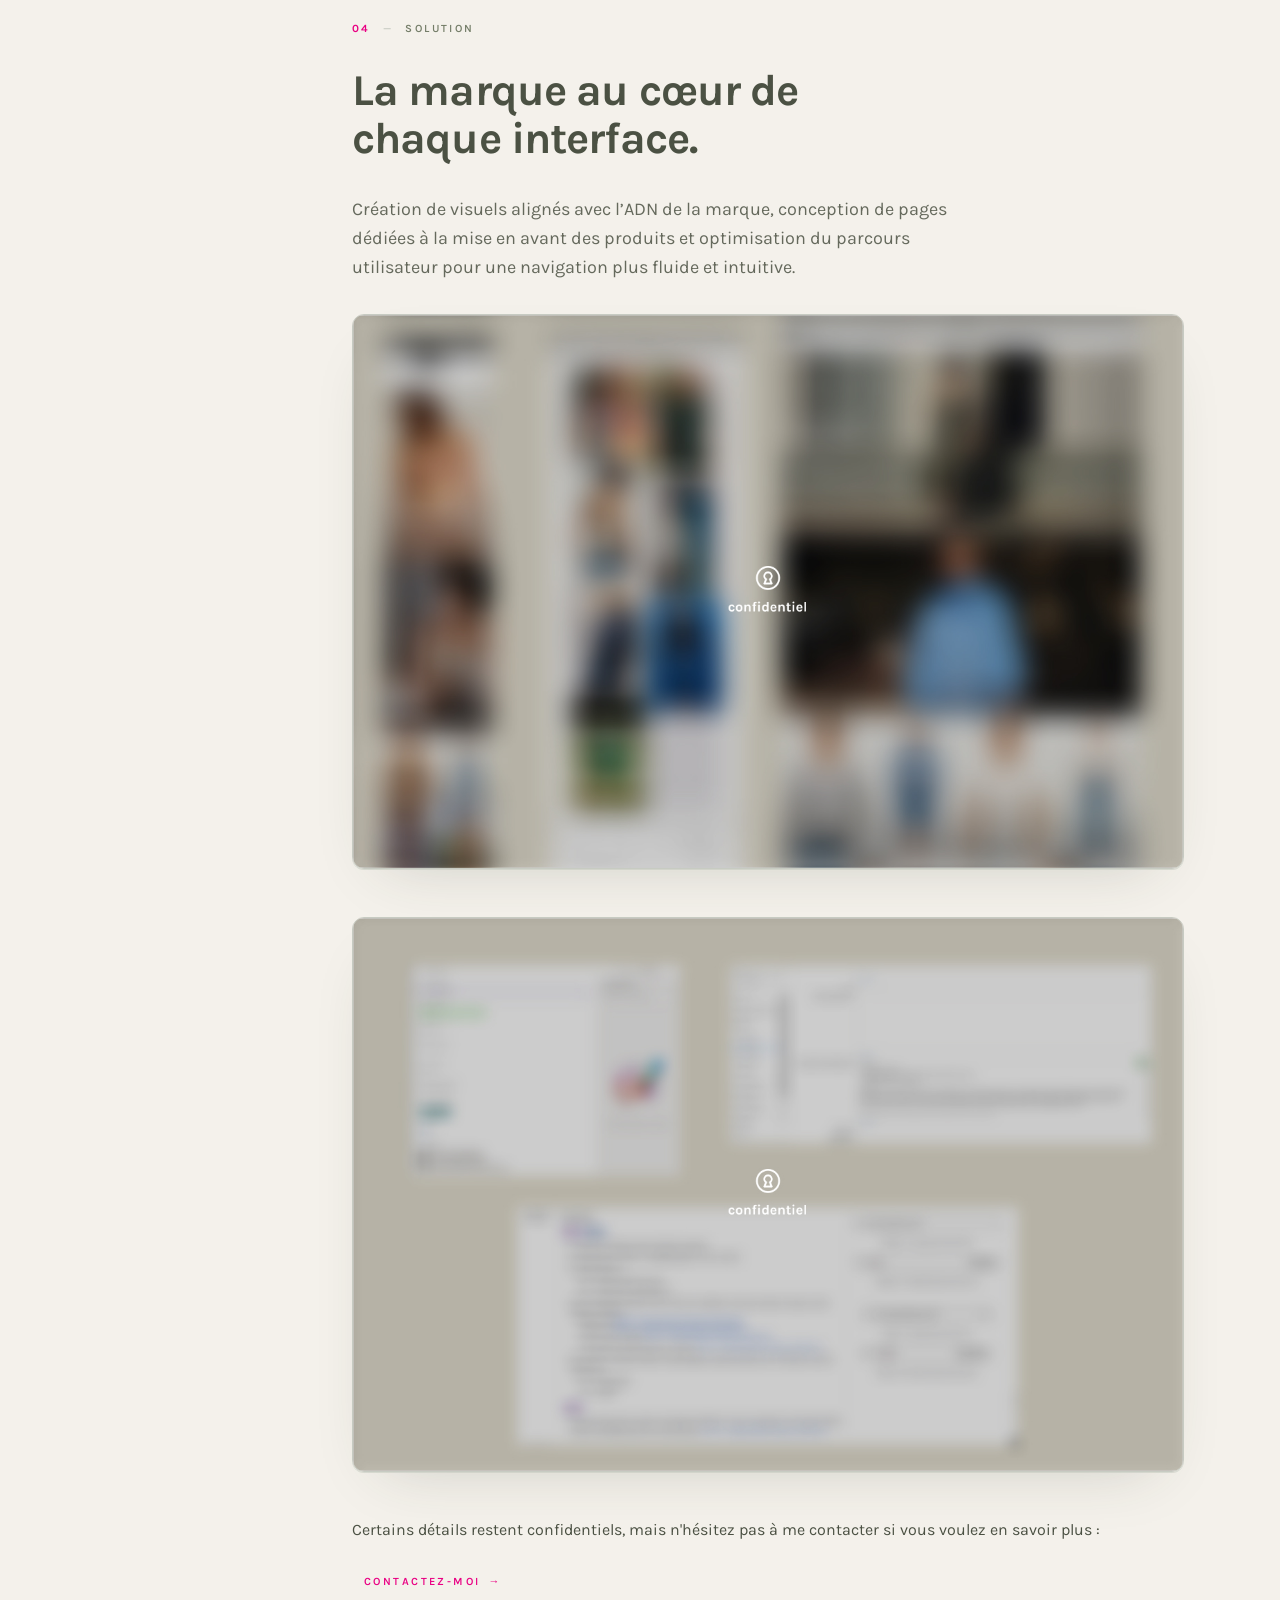
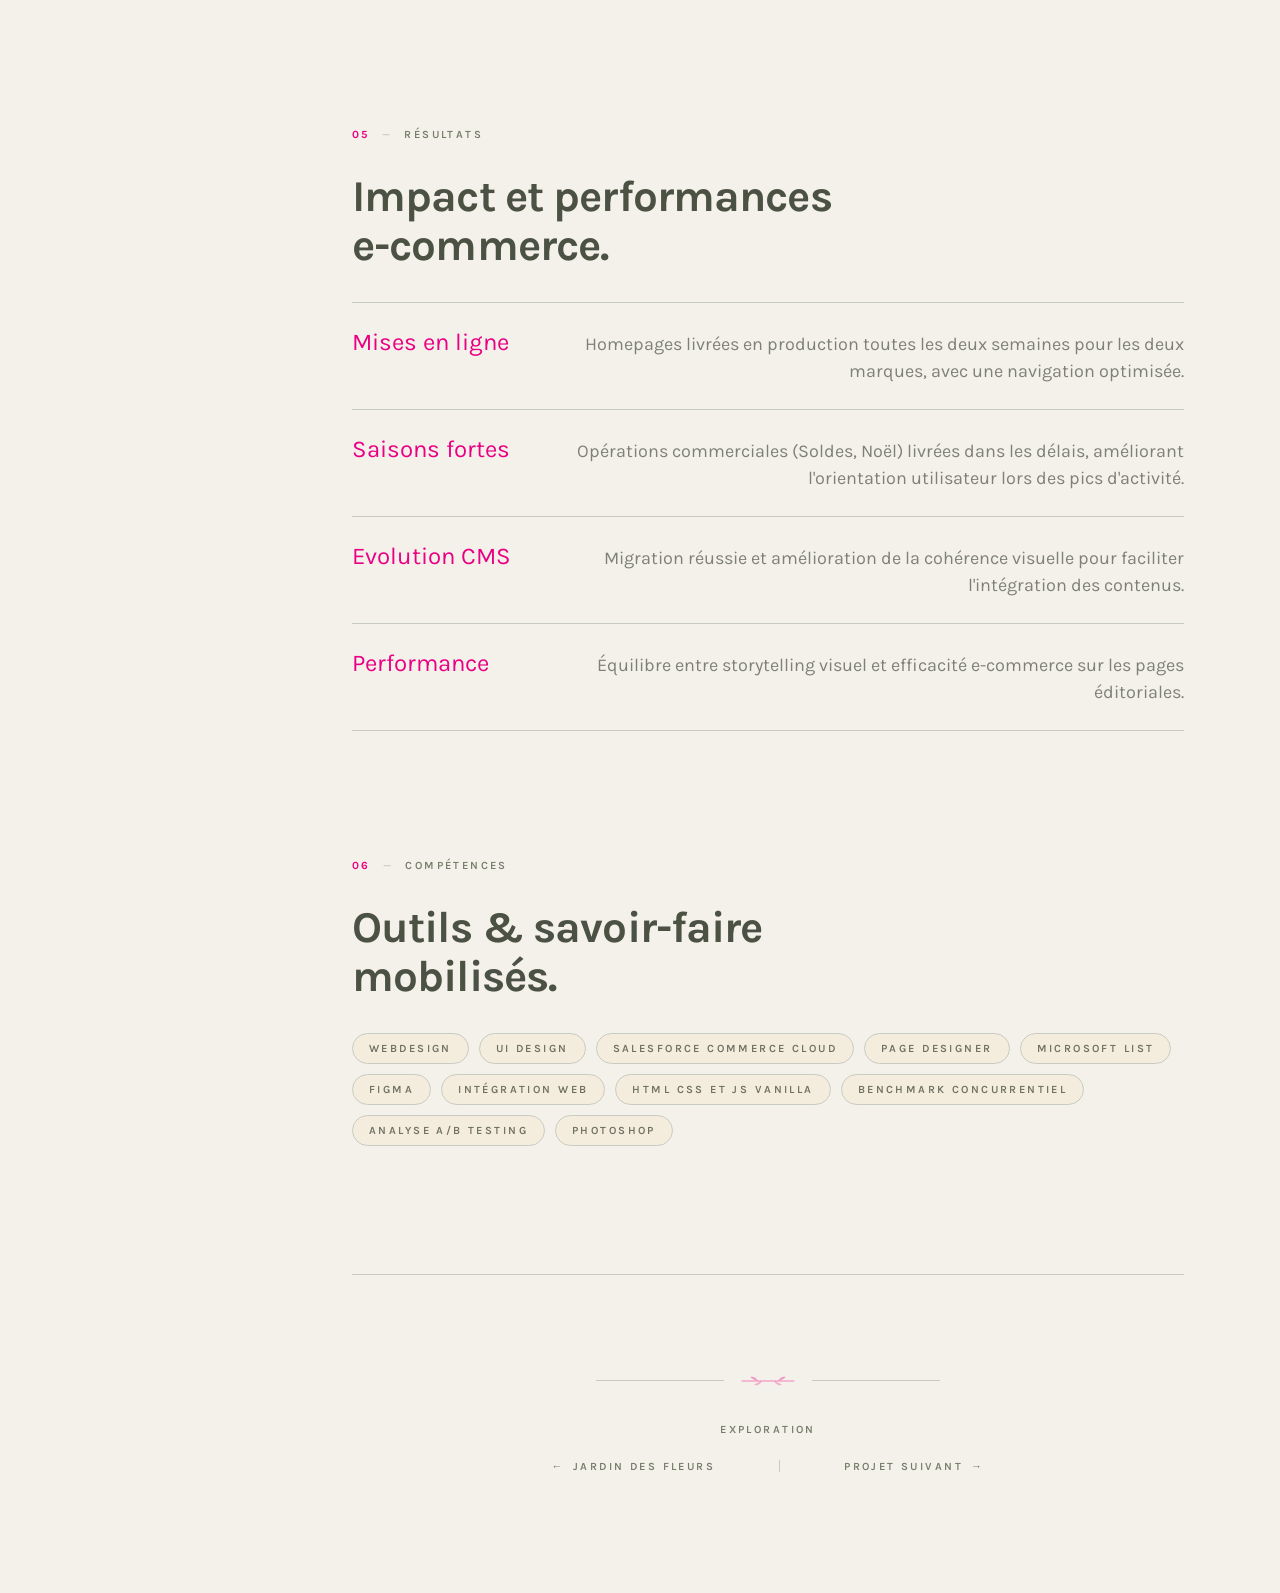
<file: projects/Fast-retailing/index.html>
<!doctype html>
<html lang="fr">
  <head>
    <meta charset="UTF-8" />
    <meta name="viewport" content="width=device-width, initial-scale=1.0" />
    <title>Fast Retailing — Mission alternance 2026</title>
    <link
      rel="icon"
      type="image/svg+xml"
      href="../../assets/img/GC-favicon.svg"
    />
    <!-- css style -->
    <link rel="stylesheet" href="styles.css" />
  </head>

  <body>
    <div id="root">
      <!-- Navigation -->
      <header class="navbar">
        <nav class="nav-container">
          <a
            href="../../index.html"
            class="nav-logo"
            aria-label="Georgina Cierra — Home"
          >
            <img
              src="../../assets/img/logo-georgina.webp"
              alt="Logo icon and name Georgina Cierra"
            />
          </a>
          <div class="nav-links">
            <a href="../../index.html" class="nav-link active" data-path="/"
              >Mes projets</a
            >
            <a
              href="../../profil/index.html"
              class="nav-link"
              data-path="/about"
              >À propos</a
            >
          </div>
        </nav>
      </header>

      <!-- Main Content -->
      <main class="main-content">
        <div class="case-study-wrapper">
          <!-- Desktop Sidebar -->
          <aside class="sidebar">
            <div class="sidebar-top">
              <a href="../../index.html" class="sidebar-back">
                <span class="sidebar-back-arrow">←</span>
                <span class="sidebar-back-text">Retourner au jardin</span>
              </a>
              <h2 class="sidebar-title">Fast Retailing</h2>
            </div>

            <!-- Sidebar Navigation -->
            <nav class="sidebar-nav" aria-label="Case study sections">
              <a
                href="#context"
                class="sidebar-nav-item"
                data-section="context"
              >
                <span class="sidebar-nav-num">01</span>
                <span class="sidebar-nav-label">Contexte</span>
              </a>
              <a
                href="#problem-goals"
                class="sidebar-nav-item"
                data-section="problem-goals"
              >
                <span class="sidebar-nav-num">02</span>
                <span class="sidebar-nav-label"
                  >Problématique et objectifs</span
                >
              </a>
              <a
                href="#process"
                class="sidebar-nav-item"
                data-section="process"
              >
                <span class="sidebar-nav-num">03</span>
                <span class="sidebar-nav-label">Processus</span>
              </a>
              <a
                href="#solution"
                class="sidebar-nav-item"
                data-section="solution"
              >
                <span class="sidebar-nav-num">04</span>
                <span class="sidebar-nav-label">Solution</span>
              </a>
              <a
                href="#results"
                class="sidebar-nav-item"
                data-section="results"
              >
                <span class="sidebar-nav-num">05</span>
                <span class="sidebar-nav-label">Résultats</span>
              </a>
              <a href="#skills" class="sidebar-nav-item" data-section="skills">
                <span class="sidebar-nav-num">06</span>
                <span class="sidebar-nav-label">Compétences</span>
              </a>
            </nav>

            <!-- Sidebar Footer -->
            <div class="sidebar-footer">
              <p class="sidebar-footer-text">
                Chaque projet · <br />
                une fleur dans le jardin
              </p>
            </div>
          </aside>

          <!-- Mobile Top Bar -->
          <div class="mobile-topbar">
            <a href="#top" class="mobile-topbar-title">
              Fast <span class="mobile-topbar-accent">Retailing</span
              ><span class="mobile-topbar-dot">.</span>
            </a>
            <nav class="mobile-topbar-nav">
              <a href="#context" class="mobile-nav-item" data-section="context"
                >01 · Context</a
              >
              <a
                href="#problem-goals"
                class="mobile-nav-item"
                data-section="problem-goals"
                >02 · Problématique et Objectifs</a
              >
              <a href="#process" class="mobile-nav-item" data-section="process"
                >03 · Processus</a
              >
              <a
                href="#solution"
                class="mobile-nav-item"
                data-section="solution"
                >04 · Solution</a
              >
              <a href="#results" class="mobile-nav-item" data-section="results"
                >05 · Résultats</a
              >
              <a href="#skills" class="mobile-nav-item" data-section="skills"
                >06 · Compétences</a
              >
            </nav>
          </div>

          <!-- Main Content Area -->
          <div class="content-area">
            <!-- Hero Header -->
            <header id="top" class="case-study-hero">
              <p class="hero-eyebrow">
                Mission alternance - 2026 - webdesigner
              </p>
              <h1 class="hero-title">
                Fast <span class="hero-accent">Retailing</span>
              </h1>
              <p class="hero-description">
                Alternance au cœur d'un groupe international de mode.
                Maquettage, intégration et amélioration UX-UI pour deux marques
                de mode féminines sur l'e-commerce web et application.
              </p>
              <ul class="hero-tags">
                <li class="hero-tag">Webdesigner</li>
                <li class="hero-tag">UI design</li>
                <li class="hero-tag">Salesforce</li>
                <li class="hero-tag">Intégration web</li>
              </ul>

              <a
                href="../../profil/index.html"
                class="solution-cta"
                target="_blank"
              >
                Contactez-moi
                <span class="cta-arrow">→</span>
              </a>
            </header>

            <!-- Hero Image Placeholder -->
            <div class="hero-image-section">
              <figure class="image-placeholder botanical-surface">
                <div class="placeholder-content">
                  <img
                    src="../../assets/img/fast-retailing/photo01-fast.webp"
                    alt="Aperçu des missions chez Fast Retailing France"
                    style="
                      width: 100%;
                      height: 100%;
                      object-fit: cover;
                      display: block;
                    "
                  />
                </div>
              </figure>
            </div>

            <!-- 01 — Context -->
            <section id="context" class="case-section">
              <div class="section-header">
                <p class="section-eyebrow">
                  <span class="section-index">01</span>
                  <span class="section-divider">—</span>
                  <span class="section-label">Contexte</span>
                </p>
              </div>
              <h2 class="section-title">
                Dans l'univers du prêt-à-porter digital
              </h2>

              <div class="context-grid">
                <p class="context-main">
                  Alternance au sein de l'équipe Web Design de Fast Retailing
                  France, en charge des deux marques Comptoir des Cotonniers et
                  Princesse tam.tam. Missions couvrant la conception UX-UI, le
                  maquettage, l'intégration e-commerce et l'amélioration
                  continue des interfaces digitales.
                </p>
                <aside class="context-sidebar">
                  <div class="context-item">
                    <p class="context-label">Rôle</p>
                    <p class="context-value">Webdesigner</p>
                  </div>
                  <div class="context-item">
                    <p class="context-label">Outils</p>
                    <p class="context-value">
                      Figma, Salesforce, Photoshop, Page designer
                    </p>
                  </div>
                </aside>
              </div>
            </section>

            <!-- 02 — Problem & Goals -->
            <section id="problem-goals" class="case-section">
              <div class="section-header">
                <p class="section-eyebrow">
                  <span class="section-index">02</span>
                  <span class="section-divider">—</span>
                  <span class="section-label">Problématique & objectifs</span>
                </p>
              </div>
              <h2 class="section-title">Le point de départ</h2>

              <div class="problem-goals-grid">
                <!-- Problems -->
                <article class="problem-card">
                  <p class="problem-header">Problèmes</p>
                  <ul class="problem-list">
                    <li>
                      Comment concevoir et maintenir des expériences digitales
                      cohérentes pour deux marques à identités distinctes, dans
                      un contexte de fusion bi-brand ?
                    </li>
                  </ul>
                </article>

                <!-- Goals -->
                <article class="goals-card">
                  <p class="goals-header">Objectifs</p>
                  <ul class="goals-list">
                    <li>
                      Concevoir et maintenir des expériences digitales
                      cohérentes pour deux marques, dans un contexte de fusion
                      bi-brand en pleine transformation.
                    </li>
                    <li>
                      Améliorer l'expérience d'achat et l'interface UX-UI sur le
                      site web et l'application.
                    </li>
                    <li>
                      Renforcer le branding de chaque marque tout en facilitant
                      la navigation entre les catégories et les produits.
                    </li>
                  </ul>
                </article>
              </div>
            </section>

            <!-- 03 — Process -->
            <section id="process" class="case-section">
              <div class="section-header">
                <p class="section-eyebrow">
                  <span class="section-index">03</span>
                  <span class="section-divider">—</span>
                  <span class="section-label">Processus</span>
                </p>
              </div>
              <h2 class="section-title">
                Du brief au design final, six étapes pour une meilleure
                interface.
              </h2>

              <div class="process-grid">
                <article class="process-card">
                  <p class="modal-step-number">01</p>
                  <h3 class="process-title">Analyse et cadrage</h3>
                  <p class="process-desc">
                    Analyse du brief et du plan d'animation e-commerce.
                    Benchmark des tendances fashion/retail et analyse des
                    résultats d'A/B testing.
                  </p>
                </article>

                <article class="process-card">
                  <p class="modal-step-number">02</p>
                  <h3 class="process-title">Recherche UX</h3>
                  <p class="process-desc">
                    Analyse des comportements utilisateurs via l'A/B testing,
                    identification des points de friction et exploitation des
                    données CRM.
                  </p>
                </article>

                <article class="process-card">
                  <p class="modal-step-number">03</p>
                  <h3 class="process-title">Conception UI</h3>
                  <p class="process-desc">
                    Création de wireframes et maquettes Figma : homepages,
                    bannières, pop-ins et pages d'opérations commerciales
                    (Soldes, Noël, etc.).
                  </p>
                </article>

                <article class="process-card">
                  <p class="modal-step-number">04</p>
                  <h3 class="process-title">Validation & itération</h3>
                  <p class="process-desc">
                    Validation des designs avec les équipes métier, boucles de
                    feedback et itérations sur l'environnement de staging.
                  </p>
                </article>

                <article class="process-card">
                  <p class="modal-step-number">05</p>
                  <h3 class="process-title">Intégration & production</h3>
                  <p class="process-desc">
                    Intégration sur Salesforce Commerce Cloud et Page Designer,
                    avec une adaptation responsive desktop et mobile rigoureuse.
                  </p>
                </article>

                <article class="process-card">
                  <p class="modal-step-number">06</p>
                  <h3 class="process-title">Analyse post-lancement</h3>
                  <p class="process-desc">
                    Réunions hebdomadaires d'analyse des résultats et des
                    performances pour orienter les prochaines optimisations.
                  </p>
                </article>
              </div>
            </section>

            <!-- 04 — Solution -->
            <section id="solution" class="case-section">
              <div class="section-header">
                <p class="section-eyebrow">
                  <span class="section-index">04</span>
                  <span class="section-divider">—</span>
                  <span class="section-label">Solution</span>
                </p>
              </div>
              <h2 class="section-title">
                La marque au cœur de chaque interface.
              </h2>

              <div class="solution-content">
                <p class="solution-intro">
                  Création de visuels alignés avec l’ADN de la marque,
                  conception de pages dédiées à la mise en avant des produits et
                  optimisation du parcours utilisateur pour une navigation plus
                  fluide et intuitive.
                </p>

                <!-- Image 1 -->
                <div class="solution-image reveal">
                  <figure class="image-placeholder botanical-surface">
                    <div class="placeholder-content">
                      <img
                        src="../../assets/img/fast-retailing/photo02-fast.webp"
                        alt="Conception de pages e-commerce pour Fast Retailing"
                        style="
                          width: 100%;
                          height: 100%;
                          object-fit: cover;
                          display: block;
                        "
                      />
                    </div>
                  </figure>
                </div>

                <!-- Image 2 -->
                <div class="solution-image reveal">
                  <figure class="image-placeholder botanical-surface">
                    <div class="placeholder-content">
                      <img
                        src="../../assets/img/fast-retailing/photo03-fast.webp"
                        alt="Interface application mobile et bannières promotionnelles"
                        style="
                          width: 100%;
                          height: 100%;
                          object-fit: cover;
                          display: block;
                        "
                      />
                    </div>
                  </figure>
                </div>

                <p class="results-disclaimer">
                  Certains détails restent confidentiels, mais n'hésitez pas à
                  me contacter si vous voulez en savoir plus :
                  <a
                    href="../../profil/index.html"
                    class="solution-cta"
                    target="_blank"
                  >
                    Contactez-moi
                    <span class="cta-arrow">→</span>
                  </a>
                </p>
              </div>
            </section>

            <!-- 05 — Results -->
            <section id="results" class="case-section">
              <div class="section-header">
                <p class="section-eyebrow">
                  <span class="section-index">05</span>
                  <span class="section-divider">—</span>
                  <span class="section-label">Résultats</span>
                </p>
              </div>
              <h2 class="section-title">Impact et performances e-commerce.</h2>

              <div class="results-content">
                <!-- Results List -->
                <ul class="results-list">
                  <li class="result-item">
                    <span class="result-metric">Mises en ligne</span>
                    <span class="result-label"
                      >Homepages livrées en production toutes les deux semaines
                      pour les deux marques, avec une navigation
                      optimisée.</span
                    >
                  </li>
                  <li class="result-item">
                    <span class="result-metric">Saisons fortes</span>
                    <span class="result-label"
                      >Opérations commerciales (Soldes, Noël) livrées dans les
                      délais, améliorant l'orientation utilisateur lors des pics
                      d'activité.</span
                    >
                  </li>
                  <li class="result-item">
                    <span class="result-metric">Evolution CMS</span>
                    <span class="result-label"
                      >Migration réussie et amélioration de la cohérence
                      visuelle pour faciliter l'intégration des contenus.</span
                    >
                  </li>
                  <li class="result-item">
                    <span class="result-metric">Performance</span>
                    <span class="result-label"
                      >Équilibre entre storytelling visuel et efficacité
                      e-commerce sur les pages éditoriales.</span
                    >
                  </li>
                </ul>
              </div>
            </section>

            <!-- 06 — Skills -->
            <section id="skills" class="case-section">
              <div class="section-header">
                <p class="section-eyebrow">
                  <span class="section-index">06</span>
                  <span class="section-divider">—</span>
                  <span class="section-label">Compétences</span>
                </p>
              </div>
              <h2 class="section-title">Outils & savoir-faire mobilisés.</h2>

              <ul class="skills-list">
                <li class="skill-badge">Webdesign</li>
                <li class="skill-badge">UI Design</li>
                <li class="skill-badge">Salesforce Commerce Cloud</li>
                <li class="skill-badge">Page Designer</li>
                <li class="skill-badge">Microsoft List</li>
                <li class="skill-badge">Figma</li>
                <li class="skill-badge">Intégration web</li>
                <li class="skill-badge">HTML CSS et JS Vanilla</li>
                <li class="skill-badge">Benchmark concurrentiel</li>
                <li class="skill-badge">Analyse A/B Testing</li>
                <li class="skill-badge">Photoshop</li>
              </ul>
            </section>

            <!-- CTA Footer -->
            <section class="cta-section">
              <div class="cta-divider">
                <span class="divider-line"></span>
                <svg
                  class="botanical-sprig"
                  width="56"
                  height="20"
                  viewBox="0 0 56 20"
                  fill="none"
                  xmlns="http://www.w3.org/2000/svg"
                >
                  <path
                    d="M2 10 H54"
                    stroke="currentColor"
                    stroke-width="0.8"
                    stroke-linecap="round"
                  />
                  <path
                    d="M18 10 C 16 6, 13 5, 10 6 C 12 8, 15 9, 18 10 Z"
                    fill="currentColor"
                    opacity="0.6"
                  />
                  <path
                    d="M22 10 C 20 14, 17 15, 14 14 C 16 12, 19 11, 22 10 Z"
                    fill="currentColor"
                    opacity="0.45"
                  />
                  <path
                    d="M38 10 C 40 6, 43 5, 46 6 C 44 8, 41 9, 38 10 Z"
                    fill="currentColor"
                    opacity="0.6"
                  />
                  <path
                    d="M34 10 C 36 14, 39 15, 42 14 C 40 12, 37 11, 34 10 Z"
                    fill="currentColor"
                    opacity="0.45"
                  />
                </svg>
                <span class="divider-line"></span>
              </div>

              <p class="cta-eyebrow">Exploration</p>

              <div class="cta-links">
                <a href="../../index.html" class="cta-link-back">
                  <span class="cta-arrow">←</span>
                  <span>Jardin des fleurs</span>
                </a>
                <span class="cta-separator"></span>
                <a href="../IAnergy-gym/index.html" class="cta-link-next">
                  <span>Projet suivant</span>
                  <span class="cta-arrow">→</span>
                </a>
              </div>
            </section>
          </div>
        </div>
      </main>
    </div>

    <script src="script.js"></script>
  </body>
</html>
</file>
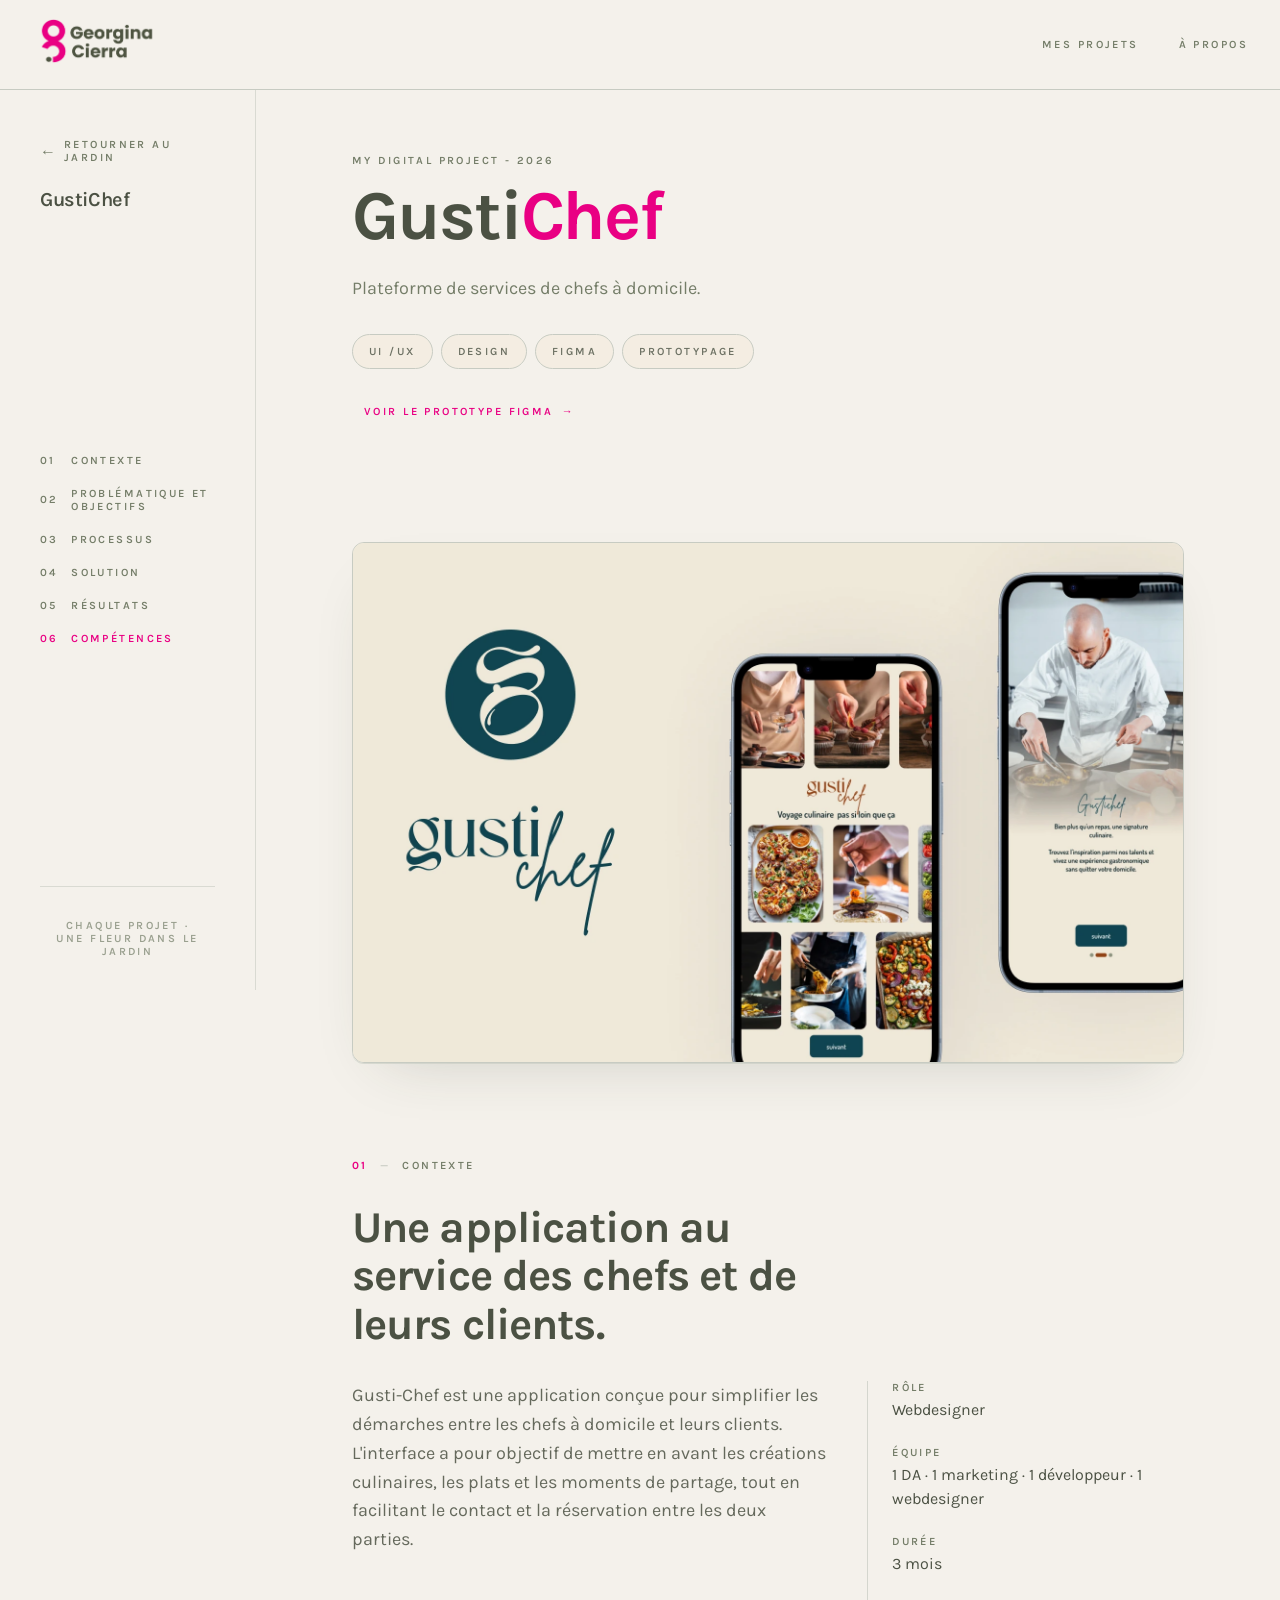
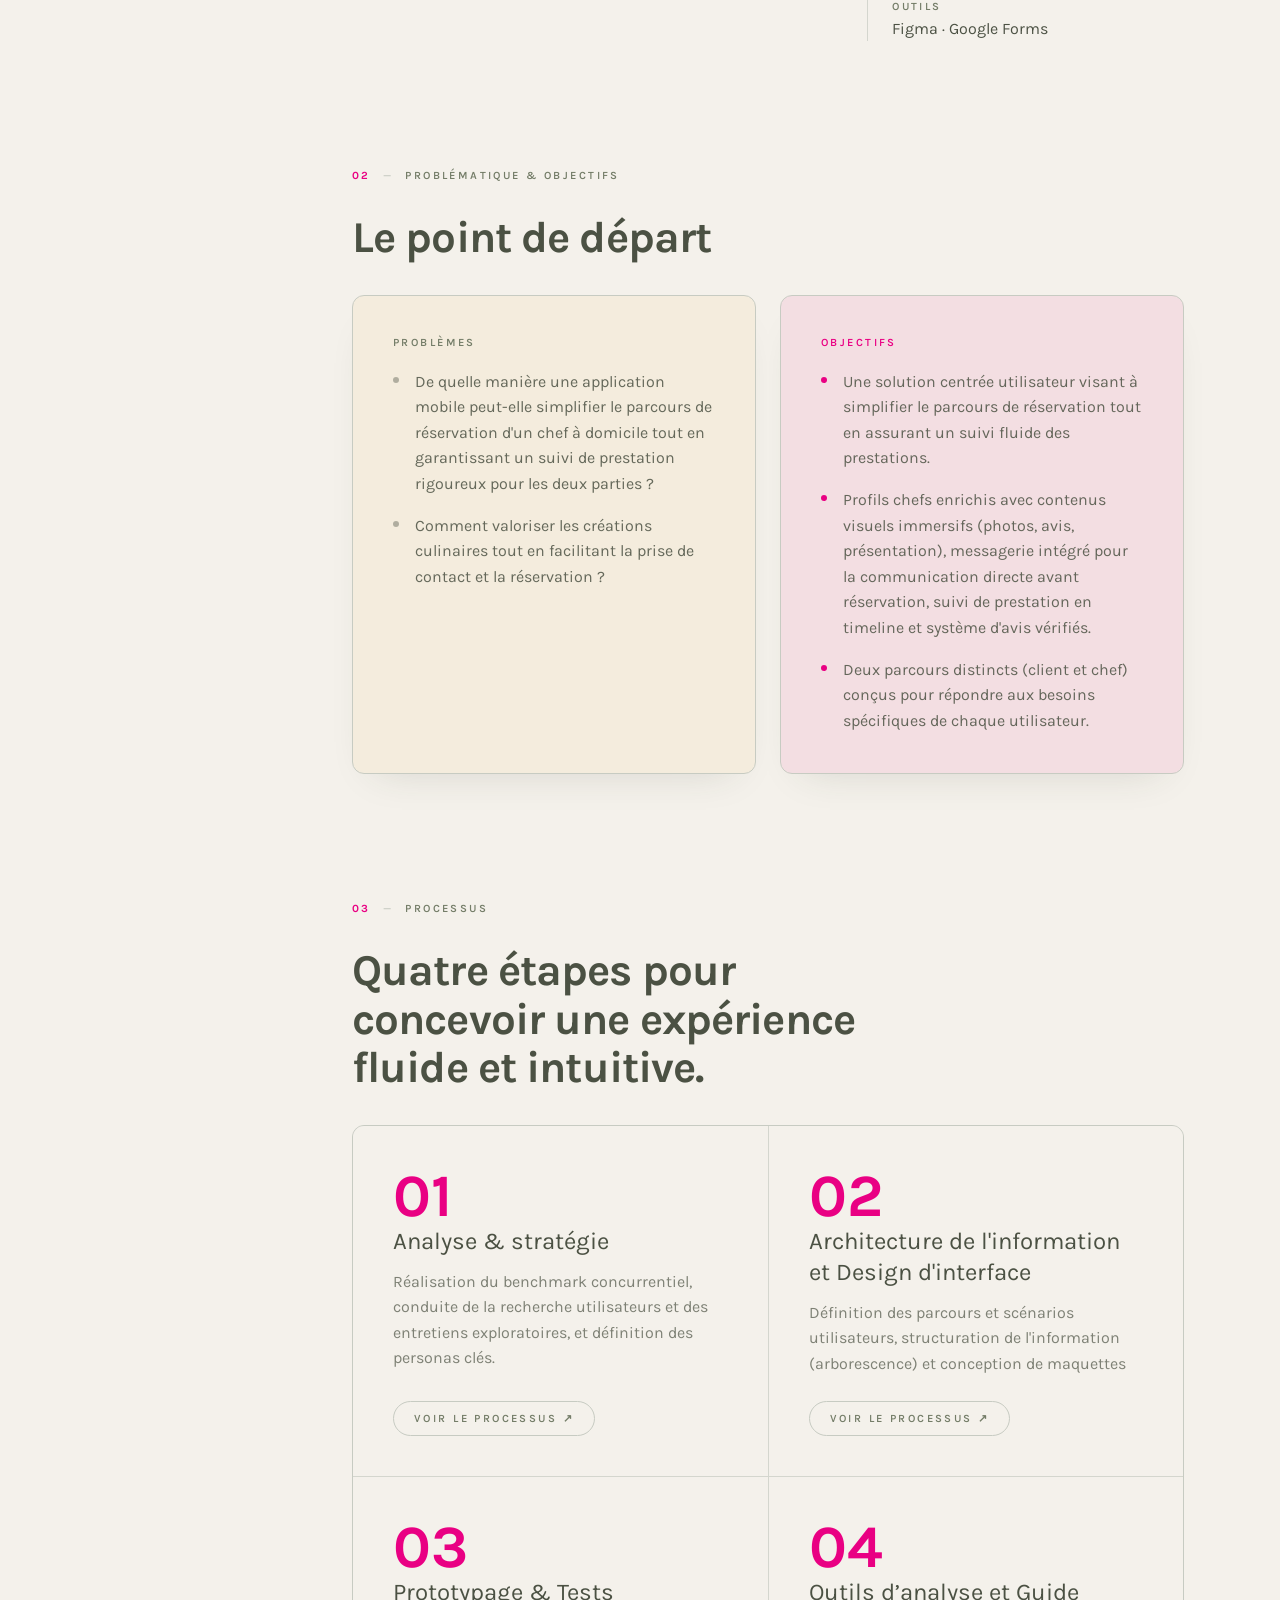
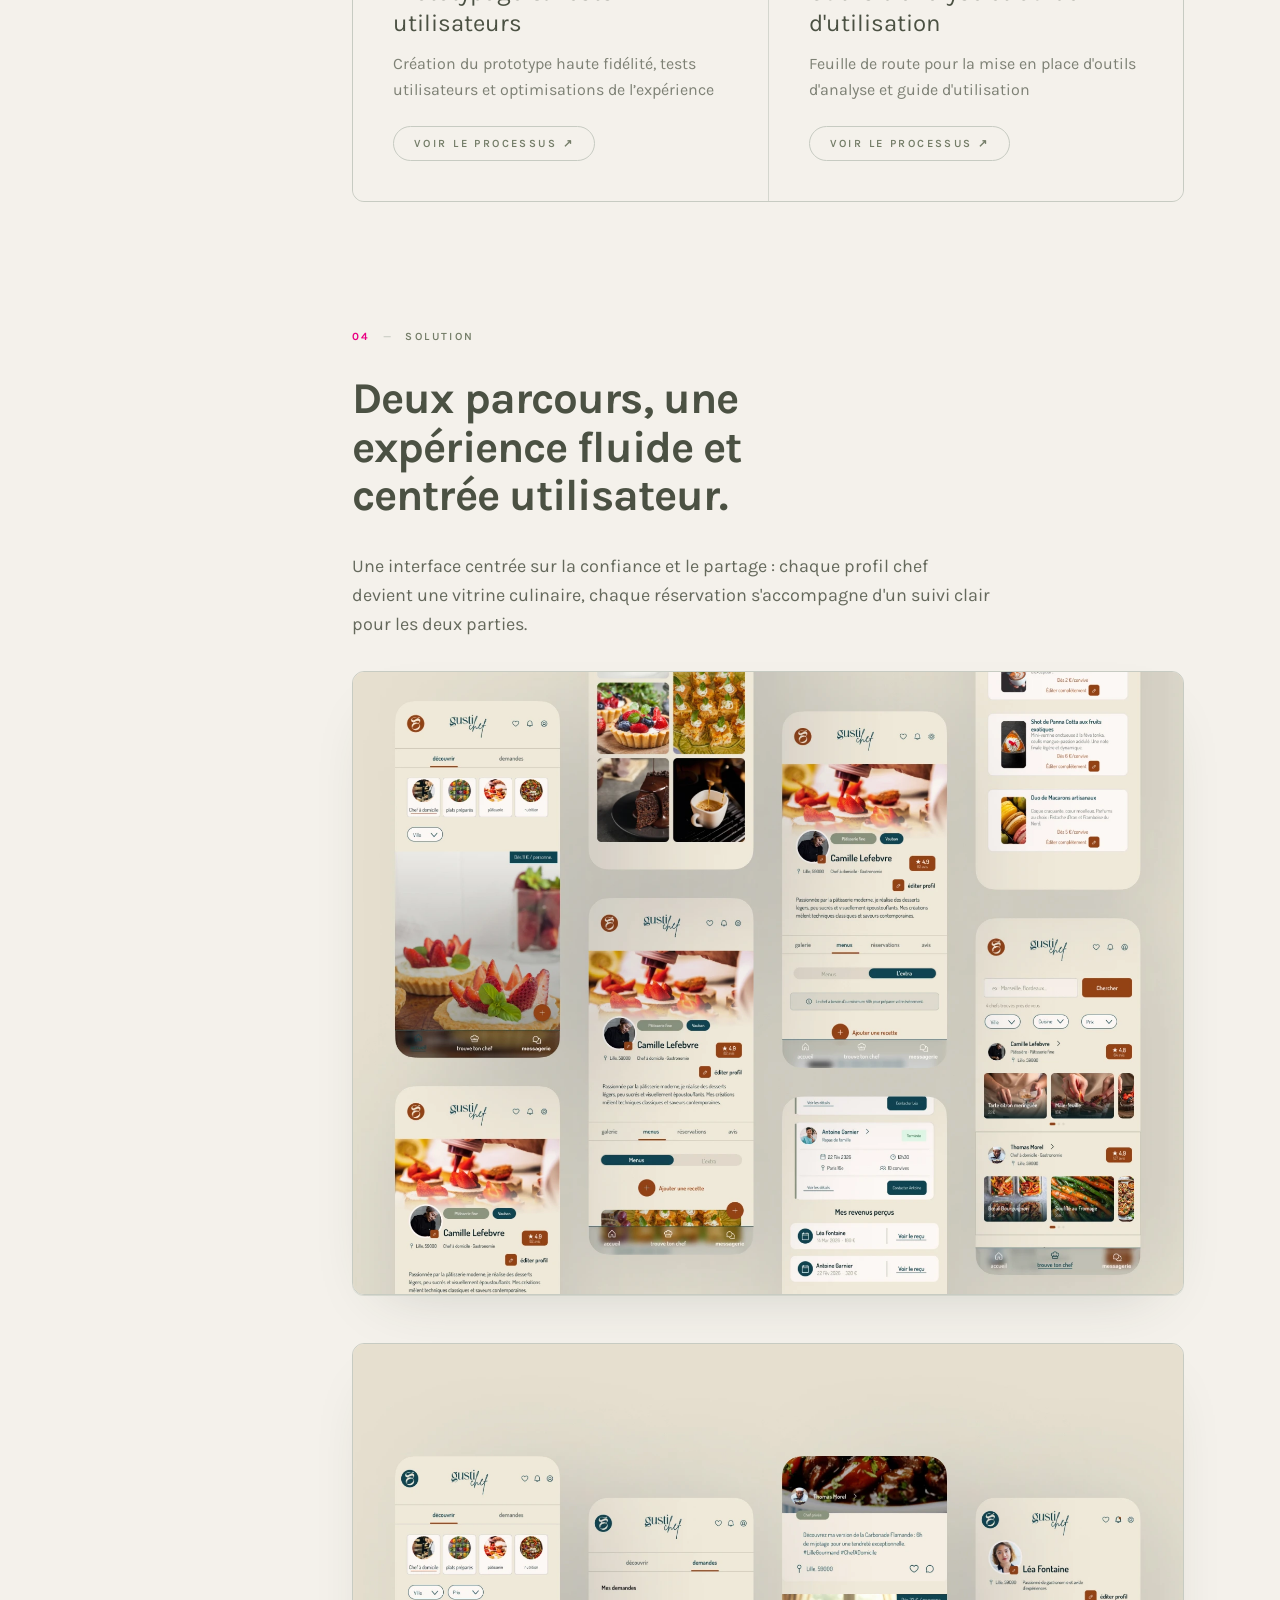
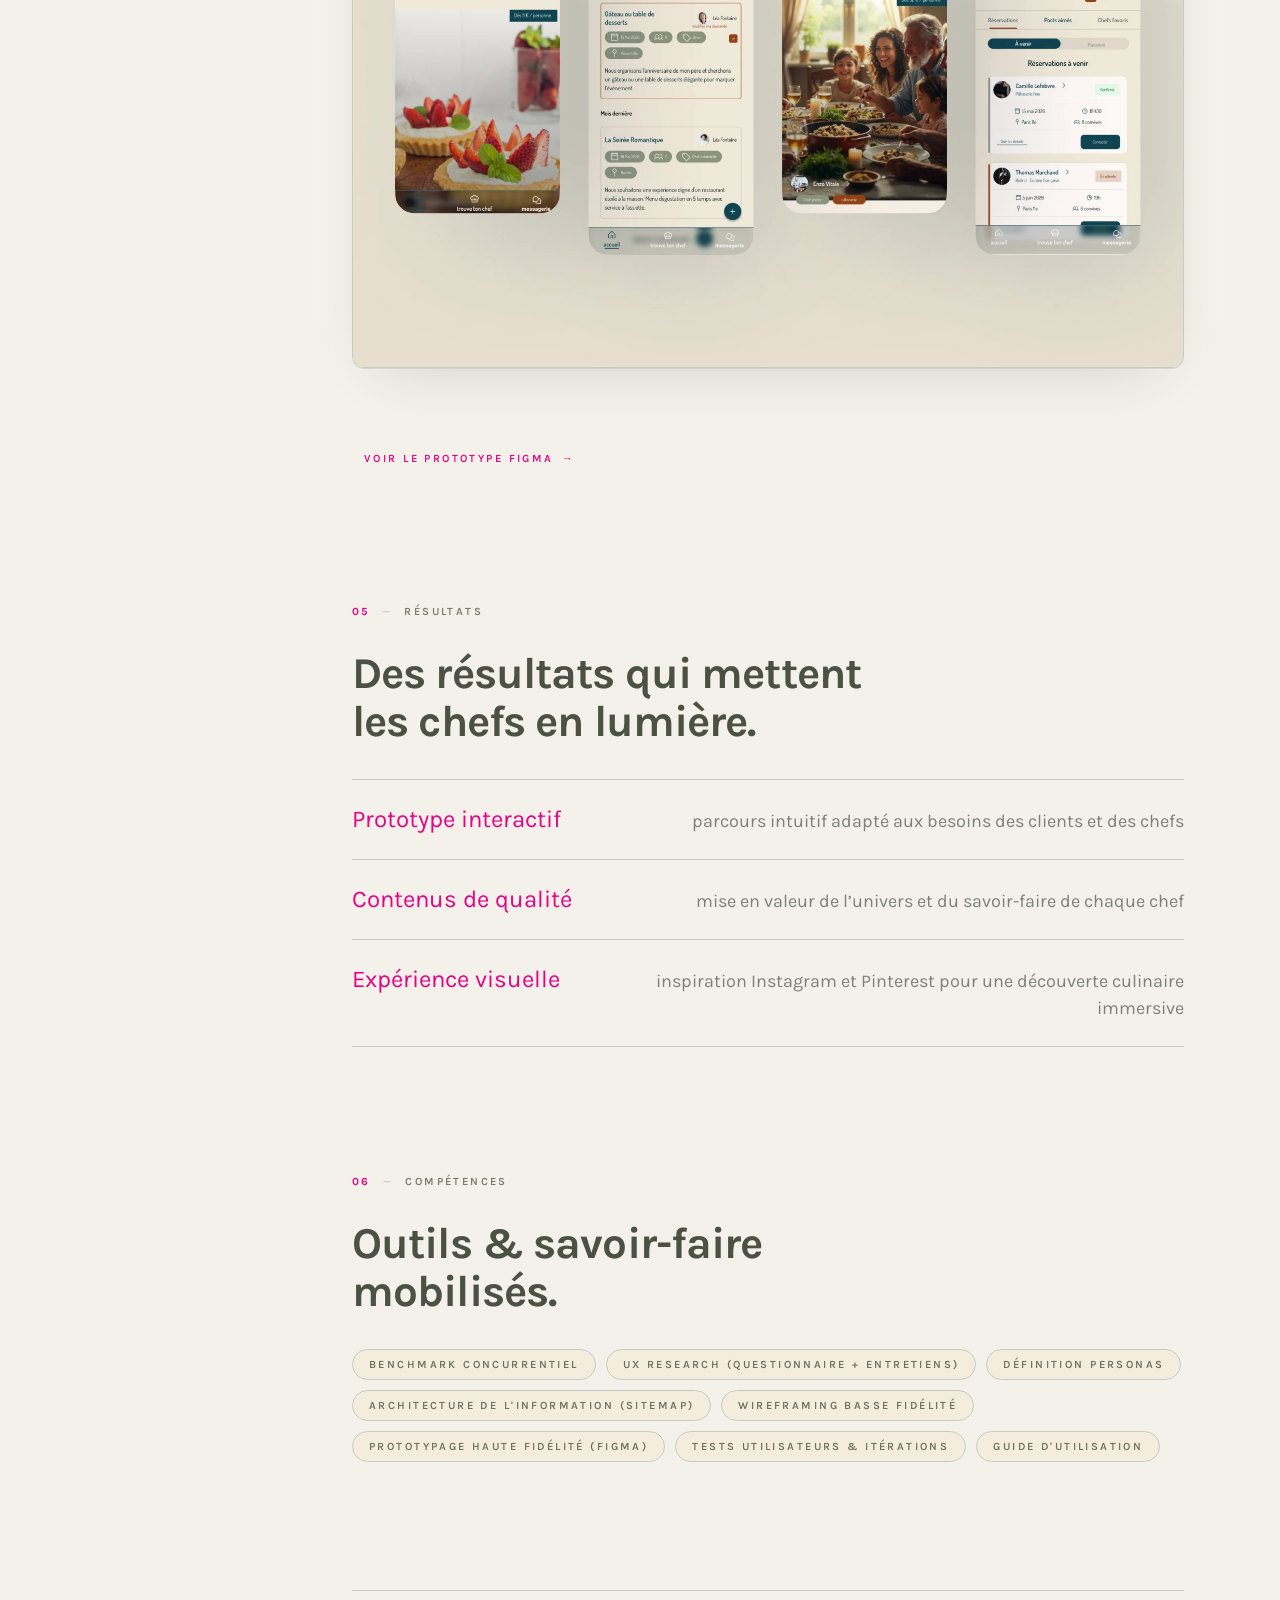
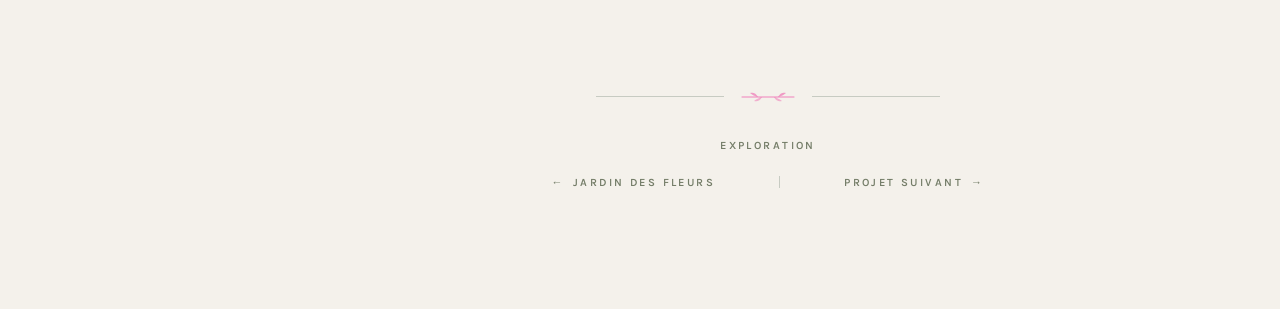
<file: projects/Gustichef/index.html>
<!doctype html>
<html lang="fr">

<head>
  <meta charset="UTF-8" />
  <meta name="viewport" content="width=device-width, initial-scale=1.0" />
  <title>Gusti-Chef — UX/UI Case Study</title>
  <link rel="icon" type="image/svg+xml" href="../../assets/img/GC-favicon.svg" />
  <!-- css style -->
  <link rel="stylesheet" href="styles.css" />
</head>

<body>
  <div id="root">
    <!-- Navigation -->
    <header class="navbar">
      <nav class="nav-container">
        <a href="../../index.html" class="nav-logo" aria-label="Georgina Cierra — Home">
          <img src="../../assets/img/logo-georgina.webp" alt="Logo icon and name Georgina Cierra" />
        </a>
        <div class="nav-links">
          <a href="../../index.html" class="nav-link active" data-path="/">Mes projets</a>
          <a href="../../profil/index.html" class="nav-link" data-path="/about">À propos</a>
        </div>
      </nav>
    </header>

    <!-- Main Content -->
    <main class="main-content">
      <div class="case-study-wrapper">
        <!-- Desktop Sidebar -->
        <aside class="sidebar">
          <div class="sidebar-top">
            <a href="../../index.html" class="sidebar-back">
              <span class="sidebar-back-arrow">←</span>
              <span class="sidebar-back-text">Retourner au jardin</span>
            </a>
            <h2 class="sidebar-title">
              GustiChef
            </h2>
          </div>

          <!-- Sidebar Navigation -->
          <nav class="sidebar-nav" aria-label="Case study sections">
            <a href="#context" class="sidebar-nav-item" data-section="context">
              <span class="sidebar-nav-num">01</span>
              <span class="sidebar-nav-label">Contexte</span>
            </a>
            <a href="#problem-goals" class="sidebar-nav-item" data-section="problem-goals">
              <span class="sidebar-nav-num">02</span>
              <span class="sidebar-nav-label">Problématique et objectifs</span>
            </a>
            <a href="#process" class="sidebar-nav-item" data-section="process">
              <span class="sidebar-nav-num">03</span>
              <span class="sidebar-nav-label">Processus</span>
            </a>
            <a href="#solution" class="sidebar-nav-item" data-section="solution">
              <span class="sidebar-nav-num">04</span>
              <span class="sidebar-nav-label">Solution</span>
            </a>
            <a href="#results" class="sidebar-nav-item" data-section="results">
              <span class="sidebar-nav-num">05</span>
              <span class="sidebar-nav-label">Résultats</span>
            </a>
            <a href="#skills" class="sidebar-nav-item" data-section="skills">
              <span class="sidebar-nav-num">06</span>
              <span class="sidebar-nav-label">Compétences</span>
            </a>
          </nav>

          <!-- Sidebar Footer -->
          <div class="sidebar-footer">
            <p class="sidebar-footer-text">
              Chaque projet · <br> une fleur dans le jardin
            </p>
          </div>
        </aside>

        <!-- Mobile Top Bar -->
        <div class="mobile-topbar">
          <a href="#top" class="mobile-topbar-title">
            Gusti<span class="mobile-topbar-accent">Chef</span><span class="mobile-topbar-dot">.</span>
          </a>
          <nav class="mobile-topbar-nav">
            <a href="#context" class="mobile-nav-item" data-section="context">01 · Context</a>
            <a href="#problem-goals" class="mobile-nav-item" data-section="problem-goals">02 · Problématique et
              Objectifs</a>
            <a href="#process" class="mobile-nav-item" data-section="process">03 · Processus</a>
            <a href="#solution" class="mobile-nav-item" data-section="solution">04 · Solution</a>
            <a href="#results" class="mobile-nav-item" data-section="results">05 · Résultats</a>
            <a href="#skills" class="mobile-nav-item" data-section="skills">06 · Compétences</a>
          </nav>
        </div>

        <!-- Main Content Area -->
        <div class="content-area">
          <!-- Hero Header -->
          <header id="top" class="case-study-hero">
            <p class="hero-eyebrow">
              My digital Project - 2026
            </p>
            <h1 class="hero-title">
              Gusti<span class="hero-accent">Chef</span>
            </h1>
            <p class="hero-description">
              Plateforme de services de chefs à domicile.
            </p>
            <ul class="hero-tags">
              <li class="hero-tag">UI /UX</li>
              <li class="hero-tag">Design</li>
              <li class="hero-tag">Figma</li>
              <li class="hero-tag">Prototypage</li>
            </ul>

            <a href="https://www.figma.com/proto/AbtU96JzXz1FA6xDrtkcmO/gusti-chef-MDS?node-id=782-7564&viewport=413%2C-4%2C0.1&t=HCx087hvMBphgQGW-1&scaling=scale-down&content-scaling=fixed&starting-point-node-id=782%3A7564&show-proto-sidebar=1&page-id=0%3A1"
              class="solution-cta" target="_blank" rel="noopener noreferrer">
              Voir le prototype Figma
              <span class="cta-arrow">→</span>
            </a>
          </header>

          <!-- Hero Image Placeholder -->
          <div class="hero-image-section">
            <figure class="image-placeholder botanical-surface">
              <div class="placeholder-content">
                <img src="../../assets/img/img01-gustichef.webp"
                  alt="Logo de GustiChef et écrans d'accueil d'introduction de l'application mobile sur smartphone."
                  style="width: 100%; height: 100%; object-fit: cover; display: block;" />
              </div>
            </figure>
          </div>

          <!-- 01 — Context -->
          <section id="context" class="case-section">
            <div class="section-header">
              <p class="section-eyebrow">
                <span class="section-index">01</span>
                <span class="section-divider">—</span>
                <span class="section-label">Contexte</span>
              </p>
            </div>
            <h2 class="section-title">
              Une application au service des chefs et de leurs clients.
            </h2>

            <div class="context-grid">
              <p class="context-main">
                Gusti-Chef est une application conçue pour simplifier les démarches entre les chefs à domicile et leurs
                clients. L'interface a pour objectif de mettre en avant les créations culinaires, les plats et les
                moments de partage, tout en facilitant le contact et la réservation entre les deux parties.
              </p>
              <aside class="context-sidebar">
                <div class="context-item">
                  <p class="context-label">Rôle</p>
                  <p class="context-value">Webdesigner</p>
                </div>
                <div class="context-item">
                  <p class="context-label">Équipe</p>
                  <p class="context-value">
                    1 DA · 1 marketing · 1 développeur · 1 webdesigner
                  </p>
                </div>
                <div class="context-item">
                  <p class="context-label">Durée</p>
                  <p class="context-value">3 mois</p>
                </div>
                <div class="context-item">
                  <p class="context-label">Outils</p>
                  <p class="context-value">Figma · Google Forms</p>
                </div>
              </aside>
            </div>
          </section>

          <!-- 02 — Problem & Goals -->
          <section id="problem-goals" class="case-section">
            <div class="section-header">
              <p class="section-eyebrow">
                <span class="section-index">02</span>
                <span class="section-divider">—</span>
                <span class="section-label">Problématique & objectifs</span>
              </p>
            </div>
            <h2 class="section-title">
              Le point de départ
            </h2>

            <div class="problem-goals-grid">
              <!-- Problems -->
              <article class="problem-card">
                <p class="problem-header">Problèmes</p>
                <ul class="problem-list">
                  <li>
                    De quelle manière une application mobile peut-elle simplifier le parcours de réservation d'un chef à
                    domicile tout en garantissant un suivi de prestation rigoureux pour les deux parties ?
                  </li>
                  <li>
                    Comment valoriser les créations culinaires tout en facilitant la prise de contact et la réservation
                    ?
                  </li>
                </ul>
              </article>

              <!-- Goals -->
              <article class="goals-card">
                <p class="goals-header">Objectifs</p>
                <ul class="goals-list">
                  <li>
                    Une solution centrée utilisateur visant à simplifier le parcours de réservation tout en assurant un
                    suivi fluide des prestations.
                  </li>
                  <li>
                    Profils chefs enrichis avec contenus visuels immersifs (photos, avis, présentation), messagerie
                    intégré pour la communication directe avant réservation, suivi de prestation en timeline et système
                    d'avis vérifiés.
                  </li>
                  <li>
                    Deux parcours distincts (client et chef) conçus pour répondre aux besoins spécifiques de chaque
                    utilisateur.
                  </li>
                </ul>
              </article>
            </div>
          </section>

          <!-- 03 — Process -->
          <section id="process" class="case-section">
            <div class="section-header">
              <p class="section-eyebrow">
                <span class="section-index">03</span>
                <span class="section-divider">—</span>
                <span class="section-label">Processus</span>
              </p>
            </div>
            <h2 class="section-title">
              Quatre étapes pour concevoir une expérience fluide et intuitive.
            </h2>

            <div class="process-grid">
              <article class="process-card">
                <p class="modal-step-number">01</p>
                <h3 class="process-title">Analyse & stratégie</h3>
                <p class="process-desc">
                  Réalisation du benchmark concurrentiel, conduite de la recherche utilisateurs et des entretiens exploratoires, et définition des personas clés.
                </p>
                <button type="button" class="process-detail-btn" data-modal-target="process-modal-1">Voir le processus
                  ↗</button>
              </article>

              <article class="process-card">
                <p class="modal-step-number">02</p>
                <h3 class="process-title">Architecture de l'information et Design d'interface</h3>
                <p class="process-desc">
                  Définition des parcours et scénarios utilisateurs, structuration de l'information (arborescence) et conception de maquettes
                </p>
                <button type="button" class="process-detail-btn" data-modal-target="process-modal-2">Voir le processus
                  ↗</button>
              </article>

              <article class="process-card">
                <p class="modal-step-number">03</p>
                <h3 class="process-title">Prototypage & Tests utilisateurs</h3>
                <p class="process-desc">
                  Création du prototype haute fidélité, tests utilisateurs et optimisations de l’expérience
                </p>
                <button type="button" class="process-detail-btn" data-modal-target="process-modal-3">Voir le processus
                  ↗</button>
              </article>

              <article class="process-card">
                <p class="modal-step-number">04</p>
                <h3 class="process-title">Outils d’analyse et Guide d'utilisation</h3>
                <p class="process-desc">
                  Feuille de route pour la mise en place d'outils d'analyse et guide d'utilisation
                </p>
                <button type="button" class="process-detail-btn" data-modal-target="process-modal-4">Voir le processus
                  ↗</button>
              </article>
            </div>
          </section>

          <!-- 04 — Solution -->
          <section id="solution" class="case-section">
            <div class="section-header">
              <p class="section-eyebrow">
                <span class="section-index">04</span>
                <span class="section-divider">—</span>
                <span class="section-label">Solution</span>
              </p>
            </div>
            <h2 class="section-title">
              Deux parcours, une expérience fluide et centrée utilisateur.
            </h2>

            <div class="solution-content">
              <p class="solution-intro">
                Une interface centrée sur la confiance et le partage : chaque profil chef devient une vitrine culinaire,
                chaque réservation s'accompagne d'un suivi clair pour les deux parties.
              </p>

              <!-- Image 1 -->
              <div class="solution-image reveal">
                <figure class="image-placeholder botanical-surface">
                  <div class="placeholder-content">
                    <img src="../../assets/img/img02-gustichef.webp"
                      alt="Maquettes de l'application GustiChef : recherche de chefs, profil de la chef Camille Lefebvre et suivi des revenus"
                      style="width: 100%; height: 100%; object-fit: cover; display: block;" />
                  </div>
                </figure>
              </div>

              <!-- Image 2 -->
              <div class="solution-image reveal">
                <figure class="image-placeholder botanical-surface">
                  <div class="placeholder-content">
                    <img src="../../assets/img/img03-gustichef.webp"
                      alt="Écrans de l'application GustiChef montrant la gestion des demandes clients, le fil d'actualité et l'historique des réservations."
                      style="width: 100%; height: 100%; object-fit: cover; display: block;" />
                  </div>
                </figure>
              </div>

              <a href="https://www.figma.com/proto/AbtU96JzXz1FA6xDrtkcmO/gusti-chef-MDS?node-id=286-2728&viewport=670%2C-507%2C0.17&t=CslgwE6znpVPrbVK-1&scaling=scale-down&content-scaling=fixed&starting-point-node-id=286%3A2728&show-proto-sidebar=1&page-id=0%3A1"
                class="solution-cta" target="_blank" rel="noopener noreferrer">
                Voir le prototype Figma
                <span class="cta-arrow">→</span>
              </a>
            </div>
          </section>

          <!-- 05 — Results -->
          <section id="results" class="case-section">
            <div class="section-header">
              <p class="section-eyebrow">
                <span class="section-index">05</span>
                <span class="section-divider">—</span>
                <span class="section-label">Résultats</span>
              </p>
            </div>
            <h2 class="section-title">
              Des résultats qui mettent les chefs en lumière.
            </h2>

            <div class="results-content">
              <!-- Results List -->
              <ul class="results-list">
                <li class="result-item">
                  <span class="result-metric">Prototype interactif</span>
                  <span class="result-label">parcours intuitif adapté aux besoins des clients et des chefs</span>
                </li>
                <li class="result-item">
                  <span class="result-metric">Contenus de qualité</span>
                  <span class="result-label">mise en valeur de l’univers et du savoir-faire de chaque chef</span>
                </li>
                <li class="result-item">
                  <span class="result-metric">Expérience visuelle</span>
                  <span class="result-label">inspiration Instagram et Pinterest pour une découverte culinaire immersive</span>
                </li>
              </ul>
          </section>

          <!-- 06 — Skills -->
          <section id="skills" class="case-section">
            <div class="section-header">
              <p class="section-eyebrow">
                <span class="section-index">06</span>
                <span class="section-divider">—</span>
                <span class="section-label">Compétences</span>
              </p>
            </div>
            <h2 class="section-title">Outils & savoir-faire mobilisés.</h2>

            <ul class="skills-list">
              <li class="skill-badge">Benchmark concurrentiel</li>
              <li class="skill-badge">UX Research (questionnaire + entretiens)</li>
              <li class="skill-badge">Définition personas</li>
              <li class="skill-badge">Architecture de l'information (Sitemap)</li>
              <li class="skill-badge">Wireframing basse fidélité</li>
              <li class="skill-badge">Prototypage haute fidélité (Figma)</li>
              <li class="skill-badge">Tests utilisateurs & itérations</li>
              <li class="skill-badge">Guide d'utilisation</li>
            </ul>
          </section>

          <!-- CTA Footer -->
          <section class="cta-section">
            <div class="cta-divider">
              <span class="divider-line"></span>
              <svg class="botanical-sprig" width="56" height="20" viewBox="0 0 56 20" fill="none"
                xmlns="http://www.w3.org/2000/svg">
                <path d="M2 10 H54" stroke="currentColor" stroke-width="0.8" stroke-linecap="round" />
                <path d="M18 10 C 16 6, 13 5, 10 6 C 12 8, 15 9, 18 10 Z" fill="currentColor" opacity="0.6" />
                <path d="M22 10 C 20 14, 17 15, 14 14 C 16 12, 19 11, 22 10 Z" fill="currentColor" opacity="0.45" />
                <path d="M38 10 C 40 6, 43 5, 46 6 C 44 8, 41 9, 38 10 Z" fill="currentColor" opacity="0.6" />
                <path d="M34 10 C 36 14, 39 15, 42 14 C 40 12, 37 11, 34 10 Z" fill="currentColor" opacity="0.45" />
              </svg>
              <span class="divider-line"></span>
            </div>

            <p class="cta-eyebrow">Exploration</p>

            <div class="cta-links">
              <a href="../../index.html" class="cta-link-back">
                <span class="cta-arrow">←</span>
                <span>Jardin des fleurs</span>
              </a>
              <span class="cta-separator"></span>
              <a href="../Fast-retailing/index.html" class="cta-link-next">
                <span>Projet suivant</span>
                <span class="cta-arrow">→</span>
              </a>
            </div>
          </section>

        </div>
      </div>
    </main>
  </div>

  <!-- Step 01 Modal -->
  <div id="process-modal-1" class="process-modal-overlay" aria-hidden="true">
    <div class="process-modal" role="dialog" aria-modal="true">
      <div class="process-modal-header">
        <button type="button" class="process-modal-close" aria-label="Fermer la modale">&times;</button>
      </div>
      <div class="process-modal-body">
        <div class="modal-step-header">
          <span class="modal-step-number">01</span>
          <h3 class="modal-step-title">Analyse & stratégie</h3>
        </div>

        <!-- Benchmark Section -->
        <div class="modal-section">
          <h4 class="modal-section-title">Benchmark concurrentiel</h4>
          <div class="modal-text-content">
            <p>Analyse des sites et applications disponibles sur le marché. Identification des fonctionnalités UX et des tendances UI.</p>
          </div>
          <div class="modal-image-wrapper">
            <img src="../../assets/img/gustichef/gusti-pop-in01-A.webp" alt="Benchmark concurrentiel Gustichef : analyse de TakeAChef, GetChef, ChefMaison et Saveurs & Chef" class="modal-image" />
          </div>
        </div>

        <!-- Research Section -->
        <div class="modal-section">
          <h4 class="modal-section-title">Recherche utilisateurs</h4>
          
          <div class="modal-image-wrapper" style="margin-bottom: 1.5rem;">
            <img src="../../assets/img/gustichef/gusti-pop-in01-B.webp" alt="Formulaire de sondage Gustichef : introduction au projet de fin d'études MyDigitalSchool" class="modal-image" />
          </div>

          <div class="modal-row hide-mobile">
          
               <div class="modal-text-content">
                <p>Structure du questionnaire : Le questionnaire Gusti Chef, réalisé sur Google Forms, a été structuré en trois sections progressives, de la qualification du profil utilisateur à l'analyse de son niveau de confiance et de son budget. Il comprend 12 questions réparties selon la logique suivante : Section 1 : Profil & Habitudes, section 2: Avis sur Gustichef et section 3: Confiance & Budget</p>
              </div>
            
            <div class="modal-col-title">
              <!-- Empty for layout alignment -->
            </div>
          </div>
          
          <div class="mobile-only">
             <div class="modal-text-content" style="text-align:; margin-bottom: 1.5rem;">
                <p>Structure du questionnaire : Le questionnaire Gusti Chef, réalisé sur Google Forms, a été structuré en trois sections progressives, de la qualification du profil utilisateur à l'analyse de son niveau de confiance et de son budget. Il comprend 12 questions réparties selon la logique suivante : Section 1 : Profil & Habitudes, section 2: Avis sur Gustichef et section 3: Confiance & Budget</p>
              </div>
          </div>


          <!-- Interview Analysis Callout -->
          <div class="modal-row hide-mobile">
            <div class="modal-col-text">
              <div class="modal-callout">
                <p><strong>Analyse de l'entretien exploratoire</strong></p>
                <p>Méthode appliquée : Rob Fitzpatrick — The Mom Test</p><br>
                <p>Suite aux échanges lors de l'entretien exploratoire, quatre priorités majeures se dégagent comme suit :</p><br>
                <ol>
                  <li>L'expérience visuelle et l'inspiration</li>
                  <li>Le parcours de paiement</li>
                  <li>La fluidité des échanges</li>
                  <li>La dimension humaine</li>
                </ol>
              </div>
            </div>
            <div class="modal-col-title">
              <h4 class="modal-section-title-small">Analyse qualitative</h4>
            </div>
          </div>

          <div class="mobile-only">
            <h4 class="modal-section-title-small" style="margin-bottom: 1rem;">Analyse qualitative</h4>
            <div class="modal-callout">
                <p><strong>Analyse de l'entretien exploratoire</strong></p>
                <p>Méthode appliquée : Rob Fitzpatrick — The Mom Test</p>
                <p>quatre priorités majeures se dégagent :</p>
                <ol>
                  <li>L'expérience visuelle et l'inspiration</li>
                  <li>Le parcours de paiement</li>
                  <li>La fluidité des échanges</li>
                  <li>La dimension humaine</li>
                </ol>
            </div>
          </div>
        </div>

        <!-- Personas Section -->
        <div class="modal-section">
          <h4 class="modal-section-title">définition des personas</h4>
          <div class="modal-text-content">
            <p>Définition de 4 personas, 2 profils client et 2 profils chef pour explorer chaque univers traité dans l'application</p> <br>
            <p> <strong>Côté client</strong><br>
            Marc : 38 ans, Entrepreneur, Paris. Amateur de gastronomie cherchant une solution clé en main pour ses réceptions sans stress.
            </p>
          </div>
          <div class="modal-image-wrapper" style="margin-bottom: 1.5rem;">
            <img src="../../assets/img/gustichef/gusti-pop-in01-D.webp" alt="Persona Marc, 38 ans, entrepreneur parisien cherchant un chef privé pour ses réceptions" class="modal-image" />
          </div>
          <div class="modal-image-wrapper">
            <img src="../../assets/img/gustichef/gusti-pop-in01-E.webp" alt="Carte d'empathie du persona Marc : pensées, environnement, comportements, frustrations et motivations" class="modal-image" />
          </div>

          <p> <strong>Côté chef</strong><br>
            Camille: 26 ans, Chef de partie & chef privée indépendante, Lille. Souhaite développer sa clientèle et simplifier la gestion de ses prestations.
            </p>
          </div>
          <div class="modal-image-wrapper" style="margin-bottom: 1.5rem;">
            <img src="../../assets/img/gustichef/persona-chef.webp" alt="Persona Marc, 38 ans, entrepreneur parisien cherchant un chef privé pour ses réceptions" class="modal-image" />
          </div>
          <div class="modal-image-wrapper">
            <img src="../../assets/img/gustichef/carte-d_empathie-chef.webp" alt="Carte d'empathie du persona Marc : pensées, environnement, comportements, frustrations et motivations" class="modal-image" />
          </div>
        </div>

      </div>
      <div class="process-modal-footer">
        <button type="button" class="process-detail-btn process-modal-close-btn">Retourner au projet</button>
      </div>
    </div>
  </div>

  <!-- End Step 01 Modal -->

  <!-- Step 02 Modal -->
  <div id="process-modal-2" class="process-modal-overlay" aria-hidden="true">
    <div class="process-modal" role="dialog" aria-modal="true">
      <div class="process-modal-header">
        <button type="button" class="process-modal-close" aria-label="Fermer la modale">&times;</button>
      </div>
      <div class="process-modal-body">
        <div class="modal-step-header">
          <span class="modal-step-number">02</span>
          <h3 class="modal-step-title">Architecture de l'information et Design d'interface</h3>
        </div>

        <!-- Scenarii / parcours utilisateurs  -->
        <div class="modal-section">
          <h4 class="modal-section-title">Scenarii / parcours utilisateurs</h4>
          <div class="modal-text-content">
            <p><strong>Pour évaluer l'expérience des deux types d'utilisateurs, deux scénarios ont été conçus autour de personnes représentatives.</strong></p>
            <h5 class="modal-section-title-small">Scénario 01 le client :</h5>
            <p>Léa souhaite organiser un dîner à domicile pour recevoir sa famille. Elle n'a pas le temps de cuisiner et cherche une expérience culinaire de qualité. En parcourant l'application, elle découvre différents chefs disponibles, consulte leurs profils et leurs menus, puis choisit le chef Camille Lefebvre et réserve une prestation correspondant à ses besoins. Avant de finaliser son choix, elle utilise la messagerie pour échanger avec le chef et poser quelques questions sur le menu proposé.</p>
          </div>
          <div class="modal-image-wrapper">
            <img src="../../assets/img/gustichef/userjourney01.webp" alt="Architecture de l'app Gustichef : navigation, onboarding, profils chef/client, messagerie et paramètres" class="modal-image" />
          </div>
          
          <div class="modal-text-content">
            <h5 class="modal-section-title-small">Scénario 02 le chef :</h5>
            <p>Camille Lefebvre est cheffe indépendante spécialisée en gastronomie française. Elle utilise Gustichef pour gérer ses prestations à domicile et développer sa clientèle. Ce soir, elle consulte l'application pour mettre à jour sa fiche et traiter les nouvelles demandes reçues. Elle accède à son profil, ajoute un plat à son menu, puis retourne à l'accueil pour vérifier ses demandes en attente. Elle répond à la demande de Léa concernant un dessert, consulte le détail de la prestation, puis prend contact directement avec elle via la messagerie pour confirmer les derniers détails.</p>
          </div>
          <div class="modal-image-wrapper">
            <img src="../../assets/img/gustichef/userjourney02.webp" alt="Architecture de l'app Gustichef : navigation, onboarding, profils chef/client, messagerie et paramètres" class="modal-image" />
          </div>
          
        </div>

        <!-- Information Architecture Section -->
        <div class="modal-section">
          <h4 class="modal-section-title">Architecture de l'information</h4>
          <div class="modal-text-content">
            <p><strong>Arborescence</strong></p>
            <p>L'arborescence de Gustichef structure l'ensemble des écrans et fonctionnalités de l'application</p>
          </div>
          <div class="modal-image-wrapper">
            <img src="../../assets/img/gustichef/gusti-pop-in02-A.webp" alt="Architecture de l'app Gustichef : navigation, onboarding, profils chef/client, messagerie et paramètres" class="modal-image" />
          </div>
        </div>

        <!-- Wireframing Section -->
        <div class="modal-section">
          <h4 class="modal-section-title">Wireframing</h4>
          
          <div class="modal-image-wrapper" style="margin-bottom: 1.5rem;">
            <img src="../../assets/img/gustichef/gusti-pop-in02-B.webp" alt="Wireframes Gustichef : welcome, accueil inspiration/demandes et page trouver un chef" class="modal-image" />
          </div>

          <div class="modal-image-wrapper" style="margin-bottom: 1.5rem;">
            <img src="../../assets/img/gustichef/gusti-pop-in02-C.webp" alt="Wireframes Gustichef : profil chef avec galerie/menu/avis et tunnel de réservation complet" class="modal-image" />
          </div>

          <div class="modal-image-wrapper">
            <img src="../../assets/img/gustichef/gusti-pop-in02-D.webp" alt="profil client avec agenda/réservations, posts aimés, chefs sauvegardés et messagerie" class="modal-image" />
          </div>
        </div>

      </div>
      <div class="process-modal-footer">
        <button type="button" class="process-detail-btn process-modal-close-btn">Retourner au projet</button>
      </div>
    </div>
  </div>

  <!-- End Step 02 Modal -->

  <!-- Step 03 Modal -->
  <div id="process-modal-3" class="process-modal-overlay" aria-hidden="true">
    <div class="process-modal" role="dialog" aria-modal="true">
      <div class="process-modal-header">
        <button type="button" class="process-modal-close" aria-label="Fermer la modale">&times;</button>
      </div>
      <div class="process-modal-body">
        <div class="modal-step-header">
          <span class="modal-step-number">03</span>
          <h3 class="modal-step-title">Prototypage & Tests utilisateur</h3>
        </div>

        <!-- Prototype Section -->
        <div class="modal-section">
          <h4 class="modal-section-title">prototype</h4>
          <p>Les maquettes haute fidélité ont été réalisées sur Figma en s'appuyant sur les éléments fournis par la designer du projet (typographie, couleurs et logo), définis en cohérence avec la charte graphique et la stratégie visuelle déployée sur les réseaux sociaux. Ces bases ont guidé la création des composants et l'ensemble des choix visuels pour la création du UI kit utilisé dans le projet, afin de garantir une identité homogène à travers tous les écrans, aussi bien côté chef que côté client.
</p>
          <div class="modal-text-content">
            <p><a href="https://www.figma.com/proto/AbtU96JzXz1FA6xDrtkcmO/gusti-chef-MDS?node-id=782-7564&viewport=413%2C-4%2C0.1&t=HCx087hvMBphgQGW-1&scaling=scale-down&content-scaling=fixed&starting-point-node-id=782%3A7564&show-proto-sidebar=1&page-id=0%3A1" target="_blank" style="color: rgb(var(--highlight-rgb)); text-decoration: underline;">voir prototype →</a></p>
          </div>
          <div class="modal-image-wrapper" style="margin-bottom: 1.5rem;">
            <img src="../../assets/img/gustichef/gusti-pop-in03-D.webp" alt="Maquettes finales Gustichef : onboarding galerie culinaire et écran de connexion" class="modal-image" />
          </div>
          <div class="modal-image-wrapper" style="margin-bottom: 1.5rem;">
            <img src="../../assets/img/gustichef/gusti-pop-in03-E.webp" alt="Maquettes finales Gustichef : onboarding, inscription, connexion et réinitialisation du mot de passe" class="modal-image" />
          </div>
          <div class="modal-image-wrapper">
            <img src="../../assets/img/gustichef/gusti-pop-in03-F.webp" alt="Maquettes finales Gustichef : accueil découvrir, profil chef Camille Lefebvre, menus et recherche de chefs" class="modal-image" />
          </div>
        </div>

        <!-- Test utilisateurs  Section -->
        <div class="modal-section">
          <h4 class="modal-section-title">Tests utilisateurs</h4>
          <p>Trois sessions de tests ont été menées auprès d'utilisateurs distincts entre mai et juin 2026 : deux en présentiel et une à distance en visioconférence. Sans logiciel dédié, les participants naviguaient librement sur le prototype à l'aide d'un guide de scénarios, tandis que leurs retours étaient notés en direct. Les observations collectées ont permis d'ajuster directement la maquette, notamment l'écran des demandes clients.
          </p>

          <div class="modal-image-wrapper" style="margin-bottom: 1.5rem;">
            <img src="../../assets/img/gustichef/test01.webp" alt="Maquettes finales Gustichef : onboarding galerie culinaire et écran de connexion" class="modal-image" />
          </div>
          <div class="modal-image-wrapper" style="margin-bottom: 1.5rem;">
            <img src="../../assets/img/gustichef/test02.webp" alt="Maquettes finales Gustichef : onboarding, inscription, connexion et réinitialisation du mot de passe" class="modal-image" />
          </div>
          <div class="modal-image-wrapper">
            <img src="../../assets/img/gustichef/test03.webp" alt="Maquettes finales Gustichef : accueil découvrir, profil chef Camille Lefebvre, menus et recherche de chefs" class="modal-image" />
          </div>

          <h4 class="modal-section-title">Bilan des tests utilisateurs</h4>
          <p>L'analyse croisée des trois sessions de tests met en lumière les réussites ergonomiques de l'application ainsi que les priorités d'optimisation pour la maquette finale.
          </p>

          <h5 class="modal-section-title-small">Les points forts</h5>
          <ul>
            <li>Design & Esthétique : Une interface aérée et familière (inspirée des codes d'Instagram) avec un contenu visuel très engageant (carrousels, photos de plats).</li>
            <li>Navigation & Profils : Un parcours utilisateur intuitif. Les profils des chefs sont complets, clairs et inspirent immédiatement confiance.</li>
            <li>Tunnel de réservation : Le découpage de la réservation en plusieurs étapes est fluide et réduit efficacement la charge cognitive.</li>
          </ul>

          <h5 class="modal-section-title-small">Les axes d'amélioration</h5>
          <ul>
            <li>Clarifier la proposition de valeur dès l'entrée ("Mise en relation avec des chefs à domicile").</li>
            <li>Masquer le flux des demandes publiques des autres clients (à déplacer dans l'espace personnel sous "Mes demandes").</li>
            <li>Ajouter un filtre budgétaire (prix) dans la recherche.</li>
            <li>Accessibilité & UI : Besoin d'agrandir certains textes trop petits, de renforcer les contrastes visuels et d'harmoniser les composants (boutons, icônes, statuts).</li>
          </ul>  
        </div>


      </div>
      <div class="process-modal-footer">
        <button type="button" class="process-detail-btn process-modal-close-btn">Retourner au projet</button>
      </div>
    </div>
  </div>

  <!-- End Step 03 Modal -->

  <!-- Step 04 Modal -->
  <div id="process-modal-4" class="process-modal-overlay" aria-hidden="true">
    <div class="process-modal" role="dialog" aria-modal="true">
      <div class="process-modal-header">
        <button type="button" class="process-modal-close" aria-label="Fermer la modale">&times;</button>
      </div>
      <div class="process-modal-body">
        <div class="modal-step-header">
          <span class="modal-step-number">04</span>
          <h3 class="modal-step-title">Outils d’analyse et Guide d'utilisation</h3>
        </div>

        <!-- Guides Section -->
        <div class="modal-section">
          <h4 class="modal-section-title">Roadmap d'Analyse Post-Lancement</h4>
          <div class="modal-row hide-mobile">
            <div class="modal-col-text">
               <div class="modal-text-content">
                <p>Une fois l'application déployée, une roadmap produite en quatre phases a été définie pour suivre les performances et faire évoluer l'expérience sur la durée.</p>
              </div>
            </div>
            <div class="modal-col-title">
              <!-- Empty for layout alignment -->
            </div>
          </div>

          <div class="mobile-only">
             <h4 class="modal-section-title-small" style="margin-bottom: 1rem;">Mise en place d’outils d’analyse</h4>
             <div class="modal-text-content" style="margin-bottom: 1.5rem;">
                <p>Une fois l'application déployée, une roadmap produite en quatre phases a été définie pour suivre les performances et faire évoluer l'expérience sur la durée.</p>
              </div>
          </div>

          <div class="modal-image-wrapper">
            <img src="../../assets/img/gustichef/gusti-pop-in04-A.webp" alt="Guide de test du prototype Gustichef : scénarios client (Léa) et chef (Camille) en 6 étapes" class="modal-image" />
          </div>
        </div>

        <!-- Color System Section -->
        <div class="modal-section">
          <h4 class="modal-section-title">Système de couleurs par rôle</h4>
          <div class="modal-text-content">
            <p>Pour faciliter la lecture du prototype en équipe et guider le développeur, chaque type d'écran a une identité couleur : vert pour les écrans partagés, bleu pour les écrans client, rouge pour les écrans chef.</p>
          </div>
          <div class="modal-image-wrapper" style="margin-bottom: 1.5rem;">
            <img src="../../assets/img/gustichef/gusti-pop-in04-B.webp" alt="UI Guidelines Gustichef : code couleur par rôle — vert partagé, teal client, terracotta chef" class="modal-image" />
          </div>
          <div class="modal-image-wrapper">
            <img src="../../assets/img/gustichef/gusti-pop-in04-C.webp" alt="exemple écrans avec guidelin chef et client, parcours client en 5 étapes et parcours chef en 5 étapes" class="modal-image" />
          </div>
        </div>

        <!-- Guide test Section -->
        <div class="modal-section">
          <h4 class="modal-section-title">Guide de test utilisateur : Prototype Figma</h4>
          <div class="modal-text-content">
            <p>Pour structurer les tests utilisateurs, un guide a été conçu afin d’accompagner les participants à travers deux scénarios réels (Client et Chef), permettant ainsi de valider l’ergonomie générale de l’application et d’identifier précisément les points à optimiser.</p>
          </div>

          <div class="modal-image-wrapper">
            <img src="../../assets/img/gustichef/gusti-pop-in04-D.webp" alt="Guide de test du prototype Gustichef : scénarios client (Léa) et chef (Camille) en 6 étapes" class="modal-image" />
          </div>
        </div>

      </div>
      <div class="process-modal-footer">
        <button type="button" class="process-detail-btn process-modal-close-btn">Retourner au projet</button>
      </div>
    </div>
  </div>

  <!-- End Step 04 Modal -->

  <script src="script.js"></script>
</body>

</html>
</file>
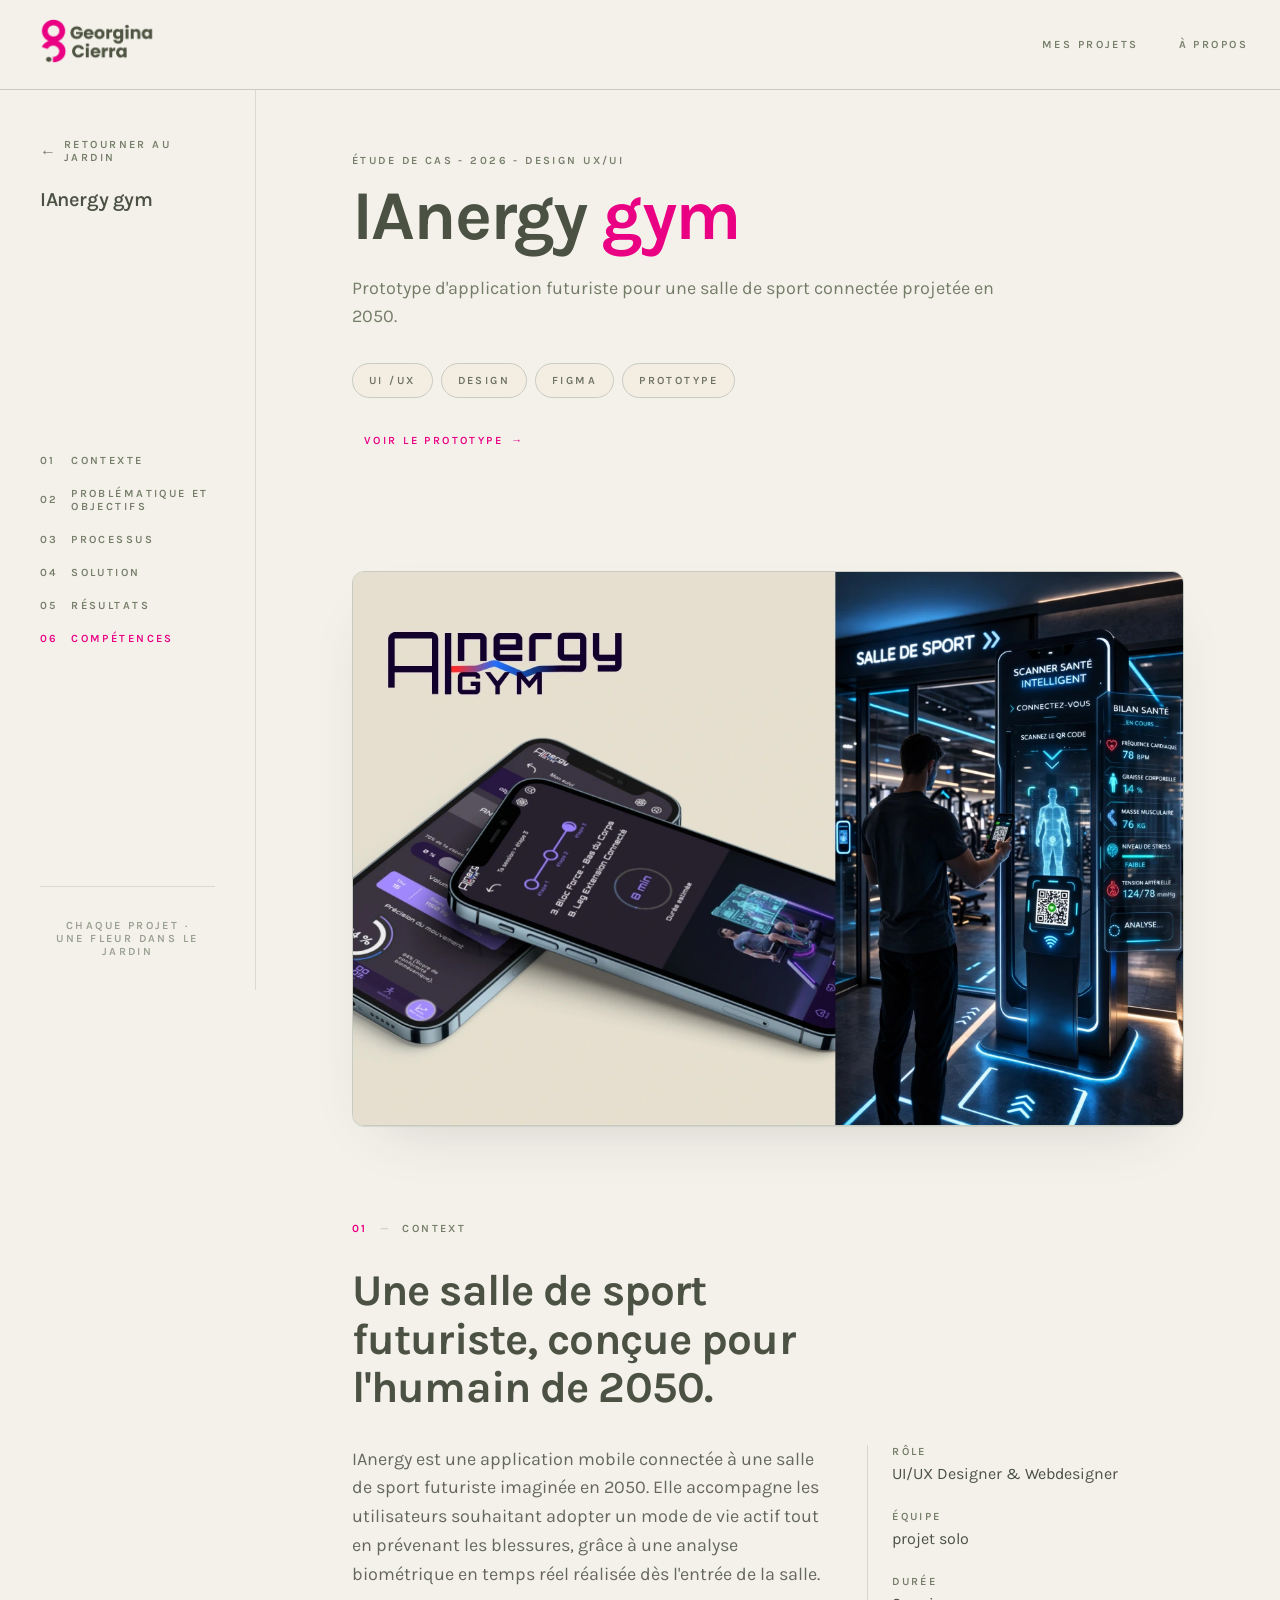
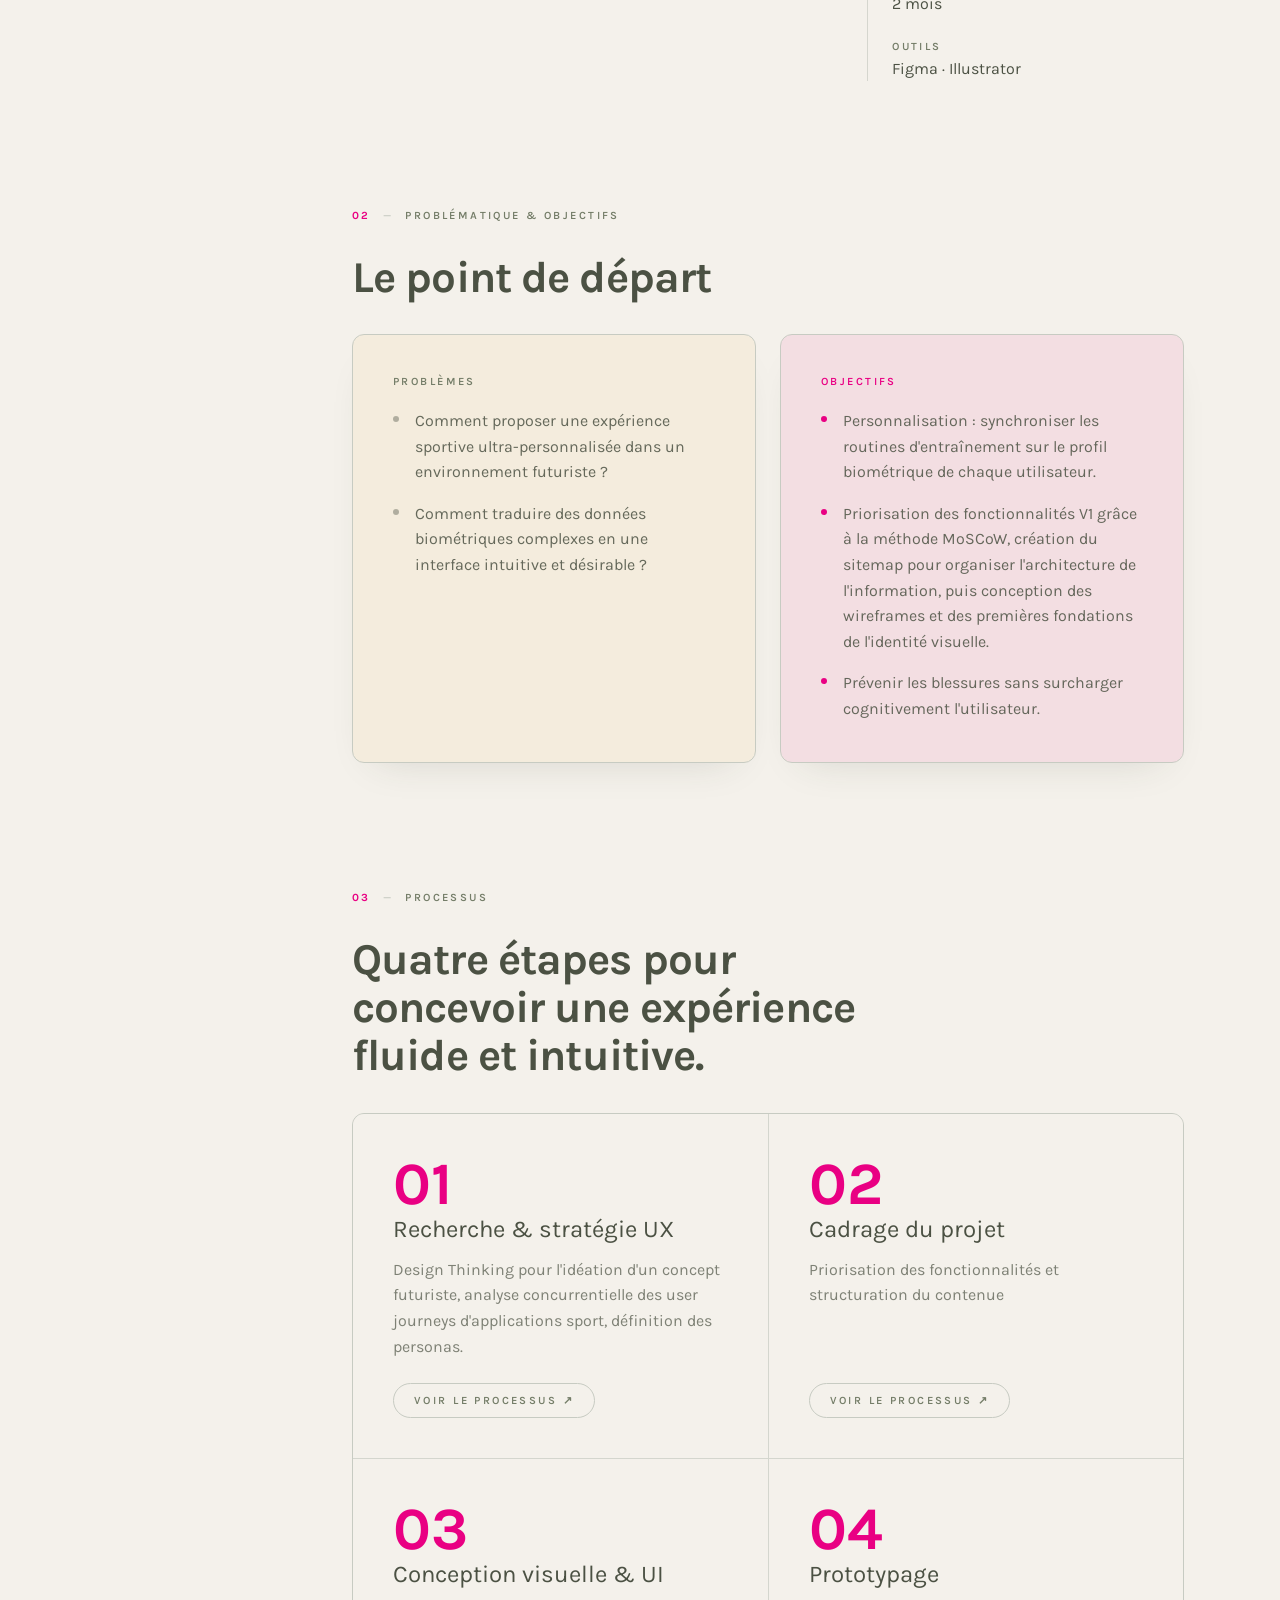
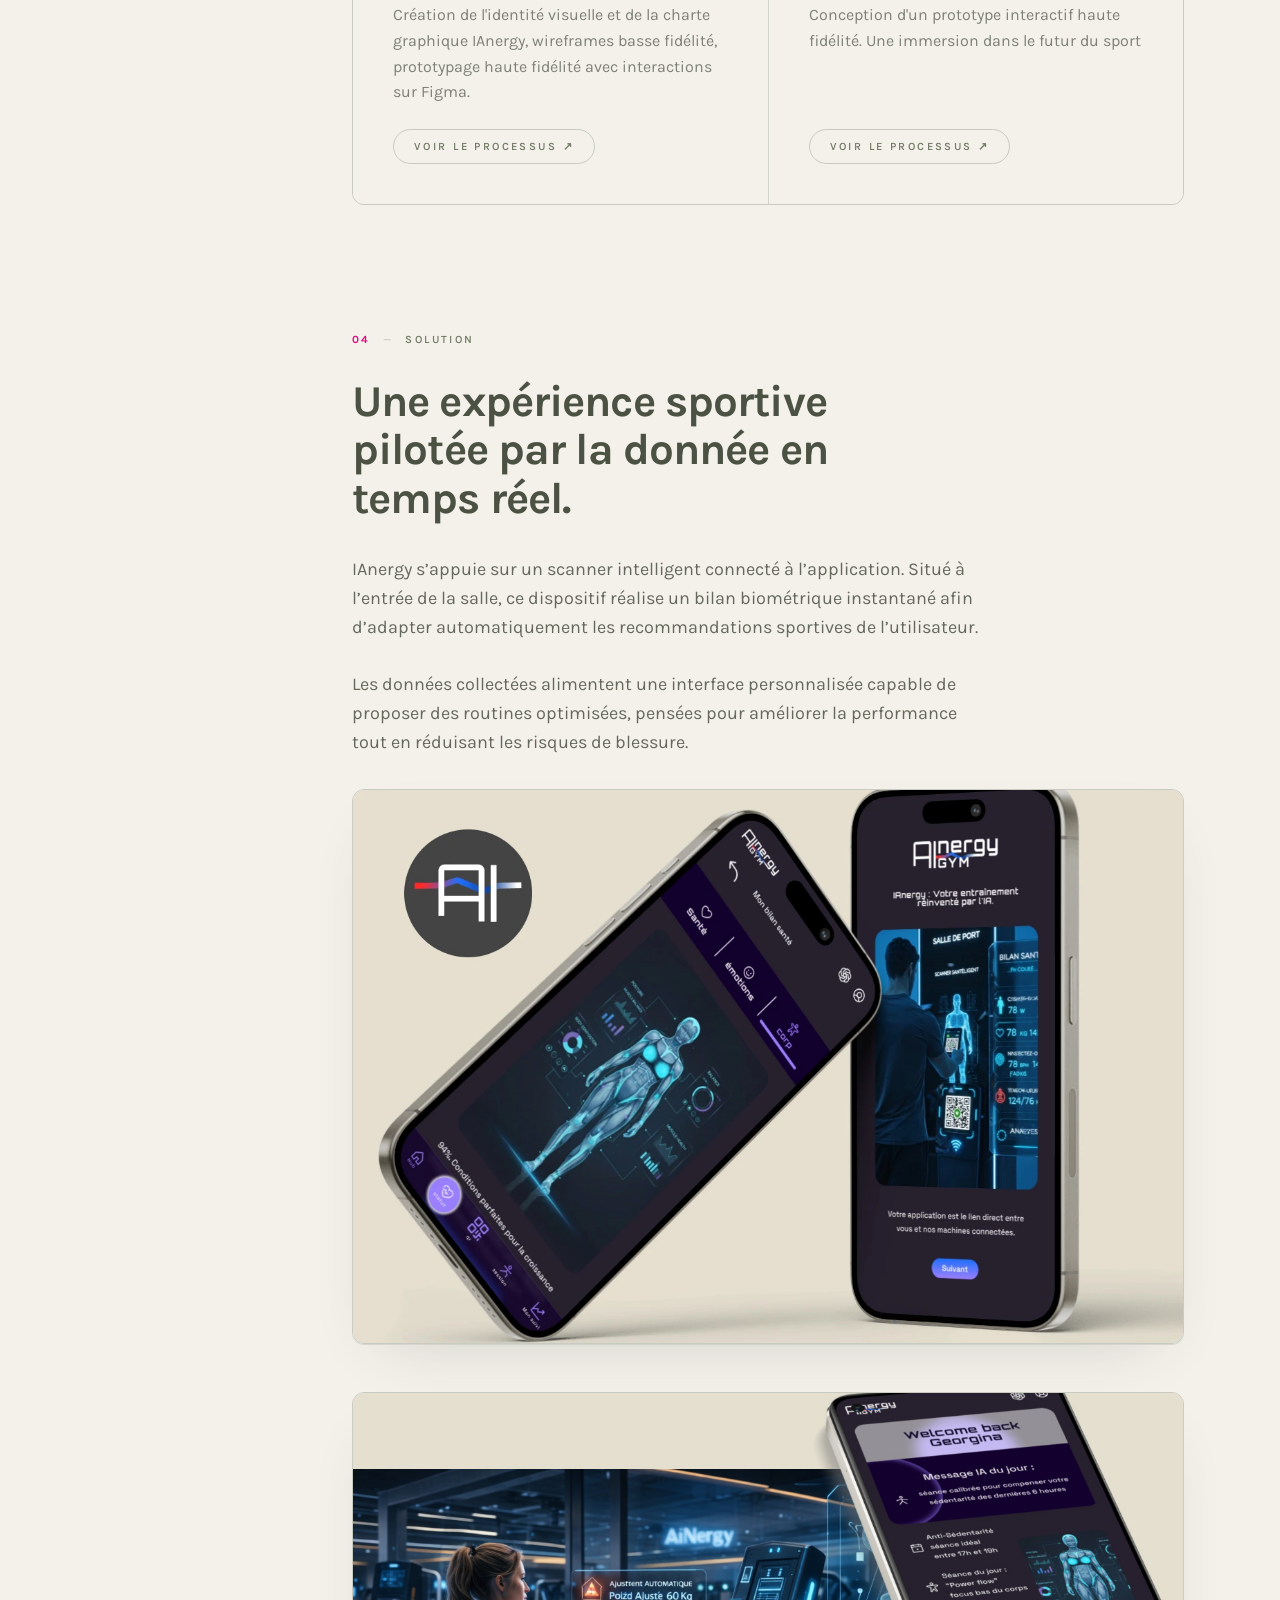
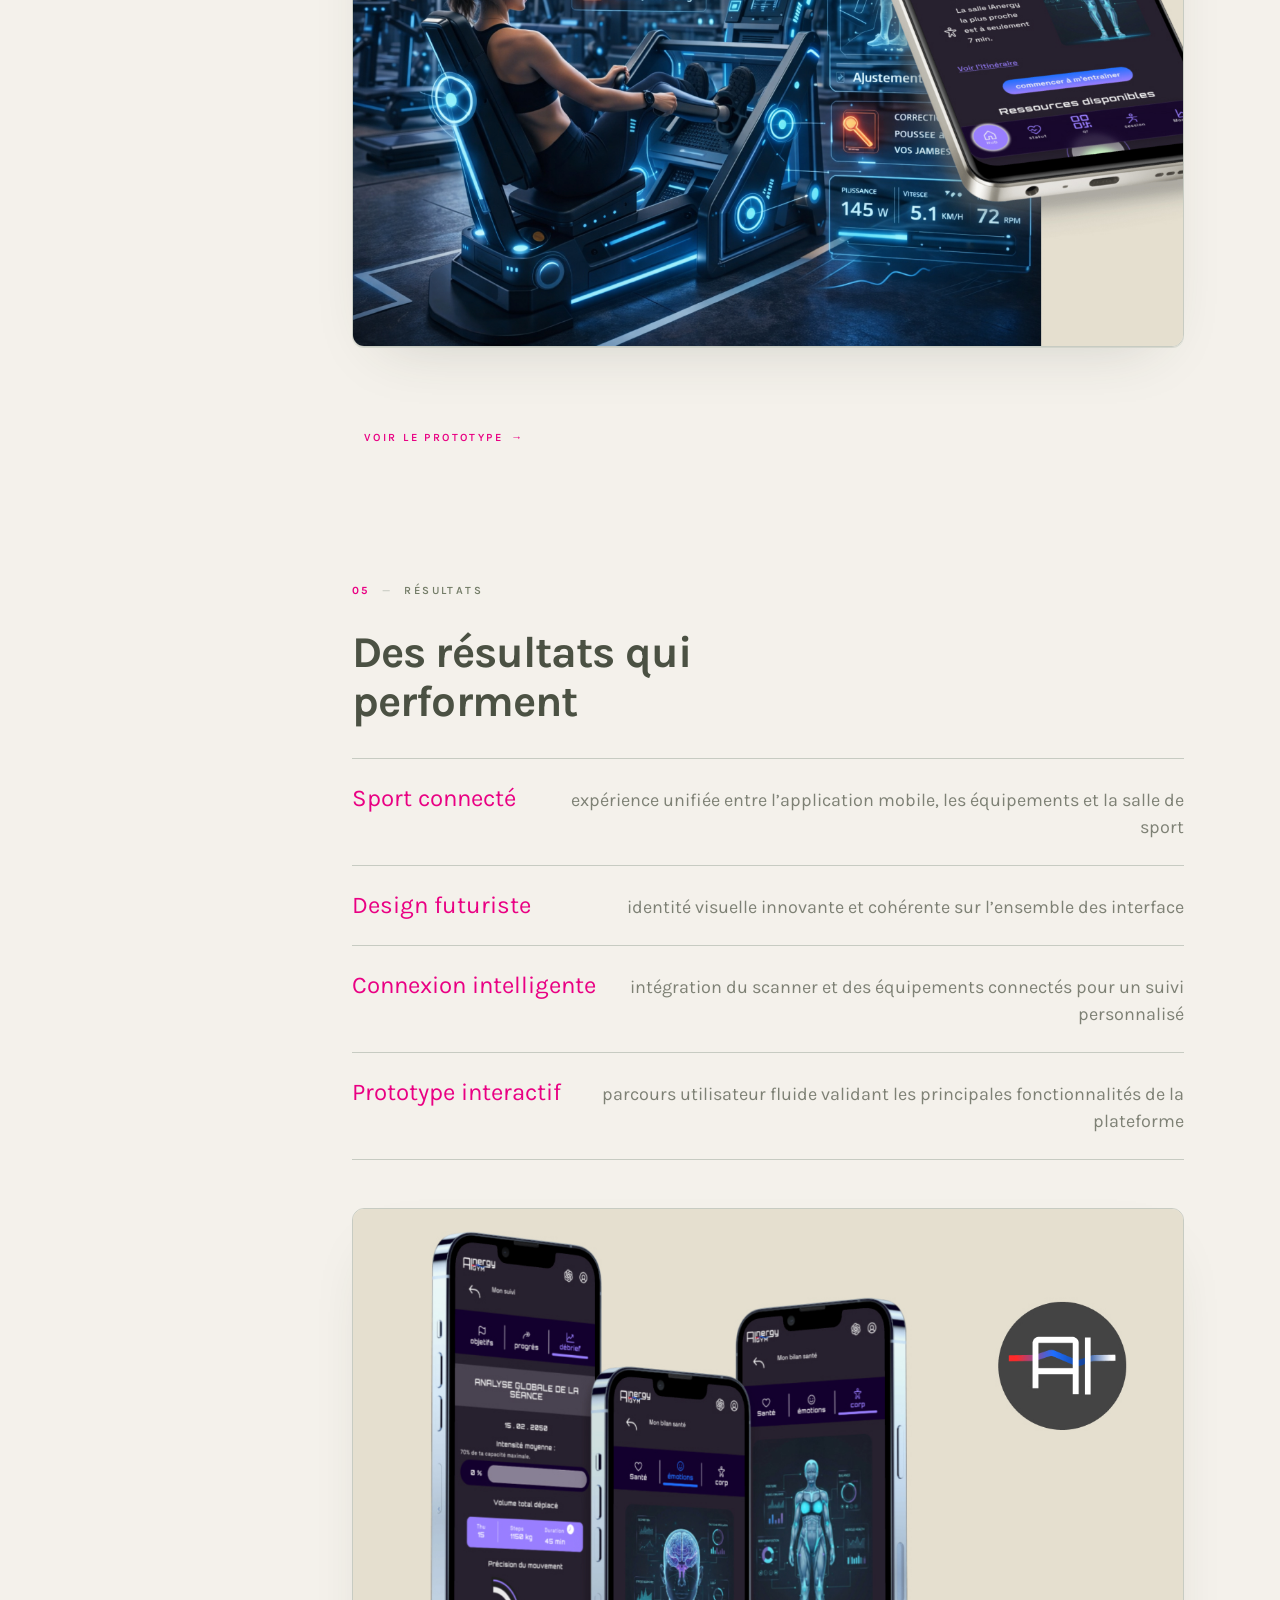
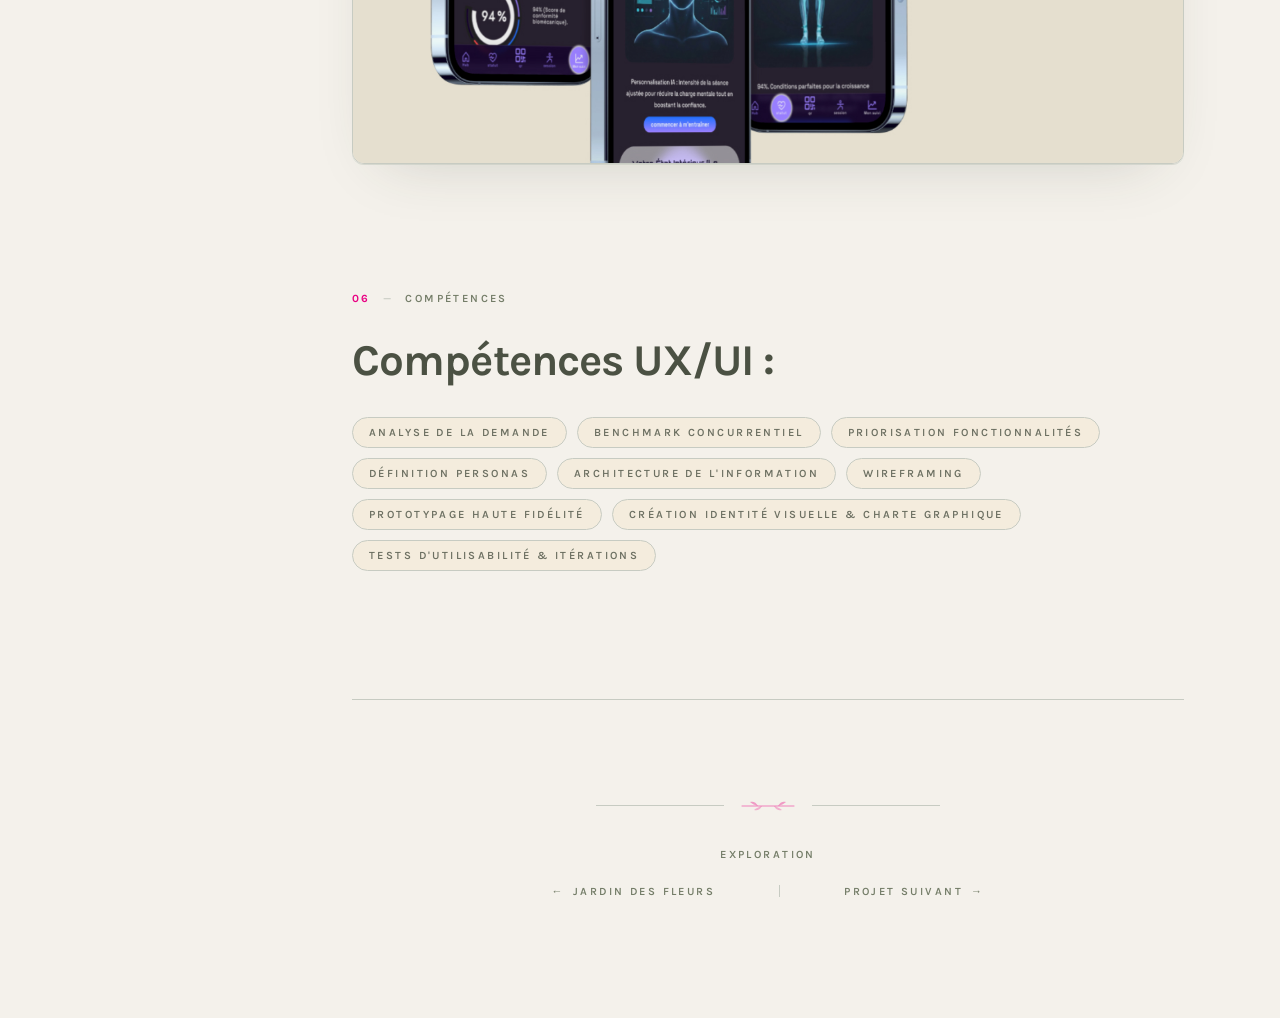
<file: projects/IAnergy-gym/index.html>
<!doctype html>
<html lang="fr">

<head>
  <meta charset="UTF-8" />
  <meta name="viewport" content="width=device-width, initial-scale=1.0" />
  <title>IAnergy — UX/UI Case Study</title>
  <link rel="icon" type="image/svg+xml" href="../../assets/img/GC-favicon.svg" />
  <!-- css style -->
  <link rel="stylesheet" href="styles.css" />
</head>

<body>
  <div id="root">
    <!-- Navigation -->
    <header class="navbar">
      <nav class="nav-container">
        <a href="../../index.html" class="nav-logo" aria-label="Georgina Cierra — Home">
          <img src="../../assets/img/logo-georgina.webp" alt="Logo icon and name Georgina Cierra" />
        </a>
        <div class="nav-links">
          <a href="../../index.html" class="nav-link active" data-path="/">Mes projets</a>
          <a href="../../profil/index.html" class="nav-link" data-path="/about">À propos</a>
        </div>
      </nav>
    </header>

    <!-- Main Content -->
    <main class="main-content">
      <div class="case-study-wrapper">
        <!-- Desktop Sidebar -->
        <aside class="sidebar">
          <div class="sidebar-top">
            <a href="../../index.html" class="sidebar-back">
              <span class="sidebar-back-arrow">←</span>
              <span class="sidebar-back-text">Retourner au jardin</span>
            </a>
            <h2 class="sidebar-title">
              IAnergy gym
            </h2>
          </div>

         <!-- Sidebar Navigation -->
          <nav class="sidebar-nav" aria-label="Case study sections">
            <a href="#context" class="sidebar-nav-item" data-section="context">
              <span class="sidebar-nav-num">01</span>
              <span class="sidebar-nav-label">Contexte</span>
            </a>
            <a href="#problem-goals" class="sidebar-nav-item" data-section="problem-goals">
              <span class="sidebar-nav-num">02</span>
              <span class="sidebar-nav-label">Problématique et objectifs</span>
            </a>
            <a href="#process" class="sidebar-nav-item" data-section="process">
              <span class="sidebar-nav-num">03</span>
              <span class="sidebar-nav-label">Processus</span>
            </a>
            <a href="#solution" class="sidebar-nav-item" data-section="solution">
              <span class="sidebar-nav-num">04</span>
              <span class="sidebar-nav-label">Solution</span>
            </a>
            <a href="#results" class="sidebar-nav-item" data-section="results">
              <span class="sidebar-nav-num">05</span>
              <span class="sidebar-nav-label">Résultats</span>
            </a>
            <a href="#skills" class="sidebar-nav-item" data-section="skills">
              <span class="sidebar-nav-num">06</span>
              <span class="sidebar-nav-label">Compétences</span>
            </a>
          </nav>
          
          <!-- Sidebar Footer -->
          <div class="sidebar-footer">
            <p class="sidebar-footer-text">
              Chaque projet · <br> une fleur dans le jardin
            </p>
          </div>
        </aside>

        <!-- Mobile Top Bar -->
        <div class="mobile-topbar">
          <a href="#top" class="mobile-topbar-title">
            IAnergy gym<span class="mobile-topbar-dot">.</span>
          </a>
          <nav class="mobile-topbar-nav">
            <a href="#context" class="mobile-nav-item" data-section="context">01 · Context</a>
            <a href="#problem-goals" class="mobile-nav-item" data-section="problem-goals">02 · Problématique et
              Objectifs</a>
            <a href="#process" class="mobile-nav-item" data-section="process">03 · Processus</a>
            <a href="#solution" class="mobile-nav-item" data-section="solution">04 · Solution</a>
            <a href="#results" class="mobile-nav-item" data-section="results">05 · Résultats</a>
            <a href="#skills" class="mobile-nav-item" data-section="skills">06 · Compétences</a>
          </nav>
        </div>

        <!-- Main Content Area -->
        <div class="content-area">
          <!-- Hero Header -->
          <header id="top" class="case-study-hero">
            <p class="hero-eyebrow">
              Étude de cas - 2026 - Design UX/UI
            </p>
            <h1 class="hero-title">
              IAnergy <span class="hero-accent">gym</span>
            </h1>
            <p class="hero-description">
              Prototype d'application futuriste pour une salle de sport connectée projetée en 2050.
            </p>
            <ul class="hero-tags">
              <li class="hero-tag">UI /UX</li>
              <li class="hero-tag">Design</li>
              <li class="hero-tag">Figma</li>
              <li class="hero-tag">Prototype</li>
            </ul>

            <a href="https://www.figma.com/proto/KhkUp9a1bqqweDqfEKEtES/AInergy-2050--Copy-?node-id=651-4551&viewport=-21%2C163%2C0.04&t=xyipatPcayZ2XFA7-1&scaling=scale-down&content-scaling=fixed&starting-point-node-id=651%3A4551&page-id=35%3A2"
              class="solution-cta" target="_blank" rel="noopener noreferrer">
              Voir le prototype
              <span class="cta-arrow">→</span>
            </a>
          </header>

          <!-- Hero Image Placeholder -->
          <div class="hero-image-section">
            <figure class="image-placeholder botanical-surface">
              <div class="placeholder-content">
                <img src="../../assets/img/AInergy-photo01.webp"
                  alt="Aperçu des sections du prototype IAnergy — thématiques, hero, avis et formulaire de contact"
                  style="width: 100%; height: 100%; object-fit: cover; display: block;" />
              </div>
            </figure>
          </div>

          <!-- 01 — Context -->
          <section id="context" class="case-section">
            <div class="section-header">
              <p class="section-eyebrow">
                <span class="section-index">01</span>
                <span class="section-divider">—</span>
                <span class="section-label">Context</span>
              </p>
            </div>
            <h2 class="section-title">
              Une salle de sport futuriste, conçue pour l'humain de 2050.
            </h2>

            <div class="context-grid">
              <p class="context-main">
                IAnergy est une application mobile connectée à une salle de sport futuriste imaginée en 2050. Elle accompagne les utilisateurs souhaitant adopter un mode de vie actif tout en prévenant les blessures, grâce à une analyse biométrique en temps réel réalisée dès l'entrée de la salle.
              </p>
              <aside class="context-sidebar">
                <div class="context-item">
                  <p class="context-label">Rôle</p>
                  <p class="context-value">UI/UX Designer & Webdesigner</p>
                </div>
                <div class="context-item">
                  <p class="context-label">Équipe</p>
                  <p class="context-value">projet solo</p>
                </div>
                <div class="context-item">
                  <p class="context-label">Durée</p>
                  <p class="context-value">2 mois</p>
                </div>
                <div class="context-item">
                  <p class="context-label">Outils</p>
                  <p class="context-value">Figma · Illustrator</p>
                </div>
              </aside>
            </div>
          </section>

          <!-- 02 — Problem & Goals -->
          <section id="problem-goals" class="case-section">
            <div class="section-header">
              <p class="section-eyebrow">
                <span class="section-index">02</span>
                <span class="section-divider">—</span>
                <span class="section-label">Problématique & objectifs</span>
              </p>
            </div>
            <h2 class="section-title">
              Le point de départ
            </h2>

            <div class="problem-goals-grid">
              <!-- Problems -->
              <article class="problem-card">
                <p class="problem-header">Problèmes</p>
                <ul class="problem-list">
                  <li>Comment proposer une expérience sportive ultra-personnalisée dans un environnement futuriste ?</li>
                  <li>Comment traduire des données biométriques complexes en une interface intuitive et désirable ?</li>
                </ul>
              </article>

              <!-- Goals -->
              <article class="goals-card">
                <p class="goals-header">Objectifs</p>
                <ul class="goals-list">
                  <li>Personnalisation : synchroniser les routines d'entraînement sur le profil biométrique de chaque utilisateur.</li>
                  <li>Priorisation des fonctionnalités V1 grâce à la méthode MoSCoW, création du sitemap pour organiser l'architecture de l'information, puis conception des wireframes et des premières fondations de l'identité visuelle.</li>
                  <li>Prévenir les blessures sans surcharger cognitivement l'utilisateur.</li>
                </ul>
              </article>
            </div>
          </section>

          <!-- 03 — Process -->
          <section id="process" class="case-section">
            <div class="section-header">
              <p class="section-eyebrow">
                <span class="section-index">03</span>
                <span class="section-divider">—</span>
                <span class="section-label">Processus</span>
              </p>
            </div>
            <h2 class="section-title">
              Quatre étapes pour concevoir une expérience fluide et intuitive.
            </h2>

            <div class="process-grid">
              <article class="process-card">
                <p class="modal-step-number">01</p>
                <h3 class="process-title">Recherche & stratégie UX</h3>
                <p class="process-desc">
                  Design Thinking pour l'idéation d'un concept futuriste, analyse concurrentielle des user journeys d'applications sport, définition des personas.
                </p>
                <button type="button" class="process-detail-btn" data-modal-target="process-modal-1">Voir le processus ↗</button>
              </article>

              <article class="process-card">
                <p class="modal-step-number">02</p>
                <h3 class="process-title">Cadrage du projet</h3>
                <p class="process-desc">
                  Priorisation des fonctionnalités et structuration du contenue
                </p>
                <button type="button" class="process-detail-btn" data-modal-target="process-modal-2">Voir le processus ↗</button>
              </article>

              <article class="process-card">
                <p class="modal-step-number">03</p>
                <h3 class="process-title">Conception visuelle & UI</h3>
                <p class="process-desc">
                  Création de l'identité visuelle et de la charte graphique IAnergy, wireframes basse fidélité, prototypage haute fidélité avec interactions sur Figma.
                </p>
                <button type="button" class="process-detail-btn" data-modal-target="process-modal-3">Voir le processus ↗</button>
              </article>

              <article class="process-card">
                <p class="modal-step-number">04</p>
                <h3 class="process-title">Prototypage</h3>
                <p class="process-desc">
                  Conception d'un prototype interactif haute fidélité. Une immersion dans le futur du sport
                </p>
                <button type="button" class="process-detail-btn" data-modal-target="process-modal-4">Voir le processus ↗</button>
              </article>
            </div>
          </section>

          <!-- 04 — Solution -->
          <section id="solution" class="case-section">
            <div class="section-header">
              <p class="section-eyebrow">
                <span class="section-index">04</span>
                <span class="section-divider">—</span>
                <span class="section-label">Solution</span>
              </p>
            </div>
            <h2 class="section-title">
              Une expérience sportive pilotée par la donnée en temps réel.
            </h2>

            <div class="solution-content">
              <p class="solution-intro">
                IAnergy s’appuie sur un scanner intelligent connecté à l’application. Situé à l’entrée de la salle, ce dispositif réalise un bilan biométrique instantané afin d’adapter automatiquement les recommandations sportives de l’utilisateur.<br><br>
                Les données collectées alimentent une interface personnalisée capable de proposer des routines optimisées, pensées pour améliorer la performance tout en réduisant les risques de blessure.
              </p>

              <!-- Image 1 -->
              <div class="solution-image reveal">
                <figure class="image-placeholder botanical-surface">
                  <div class="placeholder-content">
                    <img src="../../assets/img/AInergy-photo02.webp"
                      alt="Statistiques communauté et mockup desktop du prototype IAnergy"
                      style="width: 100%; height: 100%; object-fit: cover; display: block;" />
                  </div>
                </figure>
              </div>

              <!-- Image 2 -->
              <div class="solution-image reveal">
                <figure class="image-placeholder botanical-surface">
                  <div class="placeholder-content">
                    <img src="../../assets/img/AInergy-photo03.webp"
                      alt="Mockup mobile des catégories de l'app IAnergy et section 'Nos green flags' sur desktop"
                      style="width: 100%; height: 100%; object-fit: cover; display: block;" />
                  </div>
                </figure>
              </div>

              <a href="https://www.figma.com/proto/KhkUp9a1bqqweDqfEKEtES/AInergy-2050--Copy-?node-id=651-4551&viewport=-21%2C163%2C0.04&t=xyipatPcayZ2XFA7-1&scaling=scale-down&content-scaling=fixed&starting-point-node-id=651%3A4551&page-id=35%3A2"
                class="solution-cta" target="_blank" rel="noopener noreferrer">
                Voir le prototype
                <span class="cta-arrow">→</span>
              </a>
            </div>
          </section>

          <!-- 05 — Results -->
          <section id="results" class="case-section">
            <div class="section-header">
              <p class="section-eyebrow">
                <span class="section-index">05</span>
                <span class="section-divider">—</span>
                <span class="section-label">Résultats</span>
              </p>
            </div>
            <h2 class="section-title">
              	Des résultats qui performent
            </h2>

            <div class="results-content">
              <!-- Results List -->
              <ul class="results-list">
                <li class="result-item">
                  <span class="result-metric">Sport connecté</span>
                  <span class="result-label">expérience unifiée entre l’application mobile, les équipements et la salle de sport</span>
                </li>
                <li class="result-item">
                  <span class="result-metric">Design futuriste</span>
                  <span class="result-label">identité visuelle innovante et cohérente sur l’ensemble des interface</span>
                </li>
                <li class="result-item">
                  <span class="result-metric">Connexion intelligente</span>
                  <span class="result-label">intégration du scanner et des équipements connectés pour un suivi personnalisé</span>
                </li>
                <li class="result-item">
                  <span class="result-metric">Prototype interactif</span>
                  <span class="result-label">parcours utilisateur fluide validant les principales fonctionnalités de la plateforme</span>
                </li>
              </ul>

              <!-- Image 3 -->
              <div class="solution-image reveal">
                <figure class="image-placeholder botanical-surface">
                  <div class="placeholder-content">
                    <img src="../../assets/img/AInergy-photo04.webp"
                      alt="Mockups mobiles des écrans IAnergy, CTA de téléchargement et FAQ"
                      style="width: 100%; height: 100%; object-fit: cover; display: block;" />
                  </div>
                </figure>
              </div>
          </section>

          <!-- 06 — Skills -->
          <section id="skills" class="case-section">
            <div class="section-header">
              <p class="section-eyebrow">
                <span class="section-index">06</span>
                <span class="section-divider">—</span>
                <span class="section-label">Compétences</span>
              </p>
            </div>
            <h2 class="section-title">Compétences UX/UI :</h2>

            <ul class="skills-list">
              <li class="skill-badge">Analyse de la demande</li>
              <li class="skill-badge">Benchmark concurrentiel</li>
              <li class="skill-badge">Priorisation fonctionnalités</li>
              <li class="skill-badge">Définition personas</li>
              <li class="skill-badge">Architecture de l'information</li>
              <li class="skill-badge">Wireframing</li>
              <li class="skill-badge">Prototypage haute fidélité</li>
              <li class="skill-badge">Création identité visuelle & charte graphique</li>
              <li class="skill-badge">Tests d'utilisabilité & itérations</li>
            </ul>
          </section>

          <!-- CTA Footer -->
          <section class="cta-section">
            <div class="cta-divider">
              <span class="divider-line"></span>
              <svg class="botanical-sprig" width="56" height="20" viewBox="0 0 56 20" fill="none"
                xmlns="http://www.w3.org/2000/svg">
                <path d="M2 10 H54" stroke="currentColor" stroke-width="0.8" stroke-linecap="round" />
                <path d="M18 10 C 16 6, 13 5, 10 6 C 12 8, 15 9, 18 10 Z" fill="currentColor" opacity="0.6" />
                <path d="M22 10 C 20 14, 17 15, 14 14 C 16 12, 19 11, 22 10 Z" fill="currentColor" opacity="0.45" />
                <path d="M38 10 C 40 6, 43 5, 46 6 C 44 8, 41 9, 38 10 Z" fill="currentColor" opacity="0.6" />
                <path d="M34 10 C 36 14, 39 15, 42 14 C 40 12, 37 11, 34 10 Z" fill="currentColor" opacity="0.45" />
              </svg>
              <span class="divider-line"></span>
            </div>

            <p class="cta-eyebrow">Exploration</p>

            <div class="cta-links">
              <a href="../../index.html" class="cta-link-back">
                <span class="cta-arrow">←</span>
                <span>Jardin des fleurs</span>
              </a>
              <span class="cta-separator"></span>
              <a href="../Les-martines/index.html" class="cta-link-next">
                <span>Projet suivant</span>
                <span class="cta-arrow">→</span>
              </a>
            </div>
          </section>

        </div>
      </div>
    </main>
  </div>

  <!-- Process Modals -->
  <!-- Step 01 Modal -->
  <div id="process-modal-1" class="process-modal-overlay" aria-hidden="true">
    <div class="process-modal" role="dialog" aria-modal="true">
      <div class="process-modal-header">
        <button type="button" class="process-modal-close" aria-label="Fermer la modale">&times;</button>
      </div>
      <div class="process-modal-body">
        <div class="modal-step-header">
          <span class="modal-step-number">01</span>
          <h3 class="modal-step-title">Recherche & stratégier UX</h3>
        </div>

        <!-- Audit Section -->
        <div class="modal-section">
          <div class="modal-row hide-mobile">
            <div class="modal-col-text">
              <div class="modal-callout">
                <p>L'une de mes premières démarches a été de modéliser le parcours utilisateur sur l'application Basic-Fit. L'objectif était de décomposer chaque étape du flux de travail pour comprendre les mécanismes de base du service et identifier précisément les points de friction (pain points) rencontrés par les membres en situation réelle</p>
              </div>
            </div>
            <div class="modal-col-title">
              <h4 class="modal-section-title-small">Audit de l'expérience existante</h4>
            </div>
          </div>
          
          <!-- Mobile Title & Content -->
          <div class="mobile-only">
            <h4 class="modal-section-title-small" style="margin-bottom: 1rem;">Audit de l'expérience existante</h4>
            <div class="modal-callout" style="margin-bottom: 1.5rem;">
              <p>L'une de mes premières démarches a été de modéliser le parcours utilisateur sur l'application Basic-Fit. L'objectif était de décomposer chaque étape du flux de travail pour comprendre les mécanismes de base du service et identifier précisément les points de friction (pain points) rencontrés par les membres en situation réelle</p>
            </div>
          </div>

          <div class="modal-image-wrapper" style="margin-bottom: 1.5rem;">
            <img src="../../assets/img/AInergy/Popin01-ainergy-A.webp" alt="User Journey user 1 cherchant un entraînement bras sur Basic Fit" class="modal-image" />
          </div>
          <div class="modal-image-wrapper">
            <img src="../../assets/img/AInergy/Popin01-ainergy-B.webp" alt="User Journey Map user 2 créant une séance personnalisée sur Basic Fit" class="modal-image" />
          </div>
        </div>

        <!-- Moodboard Section -->
        <div class="modal-section">
          <h4 class="modal-section-title">Moodboard</h4>
          <div class="modal-row hide-mobile">
            <div class="modal-col-text">
              <div class="modal-image-wrapper">
                <img src="../../assets/img/AInergy/Popin01-ainergy-C.webp" alt="Moodboard concept AInergyGym : salle de sport futuriste 2050 avec Human Tech et Move" class="modal-image" />
              </div>
            </div>
            <div class="modal-col-title">
              <div class="modal-callout" style="height: 100%; display: flex; align-items: center;">
                <p>L'idée centrale du moodboard est de montrer la synergie entre la technologie et l'humain. Un suivi grâce à l'IA pour aider à améliorer la vie humaine, éviter les risques et aider à accomplir des objectifs.</p>
              </div>
            </div>
          </div>

          <!-- Mobile Moodboard -->
          <div class="mobile-only">
            <div class="modal-image-wrapper" style="margin-bottom: 1rem;">
              <img src="../../assets/img/AInergy/Popin01-ainergy-C.webp" alt="Moodboard concept AInergyGym : salle de sport futuriste 2050 avec Human Tech et Move" class="modal-image" />
            </div>
            <div class="modal-callout">
              <p>L'idée centrale du moodboard est de montrer la synergie entre la technologie et l'humain. Un suivi grâce à l'IA pour aider à améliorer la vie humaine, éviter les risques et aider à accomplir des objectifs.</p>
            </div>
          </div>
        </div>

        <!-- Brainstorming Section -->
        <div class="modal-section">
          <h4 class="modal-section-title">Brain storming</h4>
          <div class="modal-image-wrapper">
            <img src="../../assets/img/AInergy/Popin01-ainergy-D.webp" alt="Brainstorming de l'app SynerGym : fonctionnalités IA, machines connectées et suivi santé" class="modal-image" />
          </div>
        </div>

        <!-- Personas Section -->
        <div class="modal-section">
          <h4 class="modal-section-title">Personas</h4>
          <div class="modal-personas-list">
            <div class="modal-image-wrapper">
              <img src="../../assets/img/AInergy/Popin01-ainergy-E.webp" alt="Persona Camille, 32 ans, cadre pressée cherchant des séances courtes et flexibles" class="modal-image" />
            </div>
            <div class="modal-image-wrapper">
              <img src="../../assets/img/AInergy/Popin01-ainergy-F.webp" alt="Persona Thomas, 45 ans, freelance souhaitant un suivi expert et bienveillant" class="modal-image" />
            </div>
            <div class="modal-image-wrapper">
              <img src="../../assets/img/AInergy/Popin01-ainergy-G.webp" alt="Sophie, 55 ans, retraitée en rééducation cherchant un encadrement sécurisé" class="modal-image" />
            </div>
          </div>
        </div>
      </div>
      <div class="process-modal-footer">
        <button type="button" class="process-detail-btn process-modal-close-btn">Retourner au projet</button>
      </div>
    </div>
  </div>

  <!-- Step 02 Modal -->
  <div id="process-modal-2" class="process-modal-overlay" aria-hidden="true">
    <div class="process-modal" role="dialog" aria-modal="true">
      <div class="process-modal-header">
        <button type="button" class="process-modal-close" aria-label="Fermer la modale">&times;</button>
      </div>
      <div class="process-modal-body">
        <div class="modal-step-header">
          <span class="modal-step-number">02</span>
          <h3 class="modal-step-title">Cadrage du projet</h3>
        </div>

        <!-- MoSCoW Section -->
        <div class="modal-section">
          <div class="modal-row hide-mobile">
            <div class="modal-col-text">
              <div class="modal-callout">
                <p>Utilisation de la méthode MoSCoW pour définir les fonctionnalités prioritaires de l’application et structurer les décisions UX en fonction du délai de production du projet.</p>
              </div>
            </div>
            <div class="modal-col-title">
              <h4 class="modal-section-title-small">méthode MoSCoW</h4>
            </div>
          </div>
          
          <!-- Mobile MoSCoW -->
          <div class="mobile-only">
            <h4 class="modal-section-title-small" style="margin-bottom: 1rem;">méthode MoSCoW</h4>
            <div class="modal-callout" style="margin-bottom: 1.5rem;">
              <p>Utilisation de la méthode MoSCoW pour définir les fonctionnalités prioritaires de l’application et structurer les décisions UX en fonction du délai de production du projet.</p>
            </div>
          </div>

          <div class="modal-image-wrapper">
            <img src="../../assets/img/AInergy/Popin02-ainergy-A.webp" alt="Matrice MoSCoW des fonctionnalités AInergyGym : Must have, Should have, Could have, Won't have" class="modal-image" />
          </div>
        </div>

        <!-- Sitemap Section -->
        <div class="modal-section">
          <h4 class="modal-section-title">Sitemap IAnergy</h4>
          <p class="modal-text-desc" style="margin-bottom: 1.5rem;">Création d’un sitemap pour clarifier la hiérarchie des contenus et construire une navigation intuitive autour des fonctionnalités clés de l’expérience IAnergy.</p>
          <div class="modal-image-wrapper">
            <img src="../../assets/img/AInergy/Popin02-ainergy-B.webp" alt="Architecture de l'app AInergyGym : Hub, Statut, QR Scanner, Session et Dashboard" class="modal-image" />
          </div>
        </div>

        <!-- Wireframes Section -->
        <div class="modal-section">
          <h4 class="modal-section-title">Wireframes <span style="font-size: 24px; font-weight: 500; display: block; margin-top: 0.5rem;">LOW FIDELITY</span></h4>
          
          <div class="modal-personas-list" style="margin-top: 1.5rem;">
            <!-- Wireframe 01 -->
            <div style="margin-bottom: 1rem;">
              <p class="modal-text-desc" style="font-weight: 700; margin-bottom: 0.5rem;">Onboarding et Connexion</p>
              <div class="modal-image-wrapper">
                <img src="../../assets/img/AInergy/Popin02-ainergy-C.webp" alt="Wireframes du onboarding : présentation app, questionnaire, analyse santé et séance idéale" class="modal-image" />
              </div>
            </div>

            <!-- Wireframe 02 -->
            <div style="margin-bottom: 1rem;">
              <p class="modal-text-desc" style="font-weight: 700; margin-bottom: 0.5rem;">Objectifs et analyse</p>
              <div class="modal-image-wrapper">
                <img src="../../assets/img/AInergy/Popin02-ainergy-D.webp" alt="Wireframes des écrans Objectifs/Progression et Bilan Santé avec rendu final" class="modal-image" />
              </div>
            </div>

            <!-- Wireframe 03 -->
            <div style="margin-bottom: 1rem;">
              <p class="modal-text-desc" style="font-weight: 700; margin-bottom: 0.5rem;">Home</p>
              <div class="modal-image-wrapper">
                <img src="../../assets/img/AInergy/Popin02-ainergy-E.webp" alt="Wireframes de l'écran Home : message IA du jour, graphiques santé et séance du jour" class="modal-image" />
              </div>
            </div>

            <!-- Wireframe 04 -->
            <div>
              <p class="modal-text-desc" style="font-weight: 700; margin-bottom: 0.5rem;">Séances de sport</p>
              <div class="modal-image-wrapper">
                <img src="../../assets/img/AInergy/Popin02-ainergy-F.webp" alt="Wireframes des écrans Sessions de sport avec scan QR Code et déroulé de séance" class="modal-image" />
              </div>
            </div>
          </div>
        </div>
      </div>
      <div class="process-modal-footer">
        <button type="button" class="process-detail-btn process-modal-close-btn">Retourner au projet</button>
      </div>
    </div>
  </div>

  <!-- Step 03 Modal -->
  <div id="process-modal-3" class="process-modal-overlay" aria-hidden="true">
    <div class="process-modal" role="dialog" aria-modal="true">
      <div class="process-modal-header">
        <button type="button" class="process-modal-close" aria-label="Fermer la modale">&times;</button>
      </div>
      <div class="process-modal-body">
        <div class="modal-step-header">
          <span class="modal-step-number">03</span>
          <h3 class="modal-step-title">Conception visuelle & UI</h3>
        </div>

        <!-- Logo Section -->
        <div class="modal-section">
          <div class="modal-row hide-mobile">
            <div class="modal-col-text">
              <div class="modal-callout">
                <p>Le logo utilise la typographie Orbitron comme base pour souligner son aspect futuriste. Il représente la synergie créée par la séance de sport : une connexion d'énergie entre le rouge (la force humaine) et le bleu (la technologie). Leur fusion donne naissance au violet, symbole de l’énergie pure.</p>
              </div>
            </div>
            <div class="modal-col-title">
              <h4 class="modal-section-title-small">Identité visuelle</h4>
            </div>
          </div>
          
          <!-- Mobile Logo Intro -->
          <div class="mobile-only">
            <h4 class="modal-section-title-small" style="margin-bottom: 1rem;">Identité visuelle</h4>
            <div class="modal-callout" style="margin-bottom: 1.5rem;">
              <p>Le logo utilise la typographie Orbitron comme base pour souligner son aspect futuriste. Il représente la synergie créée par la séance de sport : une connexion d'énergie entre le rouge (la force humaine) et le bleu (la technologie). Leur fusion donne naissance au violet, symbole de l’énergie pure.</p>
            </div>
          </div>

          <div class="modal-image-wrapper no-bg">
            <img src="../../assets/img/AInergy/Popin03-ainergy-A.webp" alt="Variations du logo AInergyGym : icône circulaire et versions horizontales sur fonds gris, noir et blanc" class="modal-image" />
          </div>
        </div>

        <!-- Colors Section -->
        <div class="modal-section">
          <h4 class="modal-section-title">Palette couleurs</h4>
          <div class="modal-image-wrapper no-bg">
            <img src="../../assets/img/AInergy/Popin03-ainergy-B.webp" alt="Palette de couleurs AInergyGym : Energy Violet, Energy Red, Electric Blue, dégradé, Primary Dark, White, Gray-Violet" class="modal-image" />
          </div>
        </div>

        <!-- Typography Section -->
        <div class="modal-section">
          <h4 class="modal-section-title" style="text-align: right;">Typographie</h4>
          <div class="modal-image-wrapper no-bg">
            <img src="../../assets/img/AInergy/Popin03-ainergy-C.webp" alt="Typographies AInergyGym : Orbiton et Space Grotesk en styles regular et bold" class="modal-image" />
          </div>
        </div>

        <!-- UI Kit Section -->
        <div class="modal-section">
          <h4 class="modal-section-title">composants et UI Kit</h4>
          <p class="modal-text-desc" style="margin-bottom: 1.5rem;">Mise en place des composants et du UI Kit. Cette étape a été le pilier de ma stratégie pour garantir la cohérence visuelle de l’application. J'ai structuré le projet autour d'un système robuste en définissant des variables de couleurs et des styles de texte précis.</p>
          
          <div class="modal-personas-list">
            <!-- Atoms -->
            <div>
              <p class="modal-text-desc" style="font-weight: 700; margin-bottom: 0.5rem; text-align: center;">Les "Atomes" -Éléments de base</p>
              <div class="modal-image-wrapper">
                <img src="../../assets/img/AInergy/Popin03-ainergy-D.webp" alt="Design system AInergyGym : boutons, icônes, logo, composants UI et navigation" class="modal-image" />
              </div>
            </div>
            <!-- Molecules -->
            <div>
              <p class="modal-text-desc" style="font-weight: 700; margin-bottom: 0.5rem; text-align: center;">Les "Molécules" -Composants combinés</p>
              <div class="modal-image-wrapper">
                <img src="../../assets/img/AInergy/Popin03-ainergy-E.webp" alt="Design system AInergyGym : box textes, titres, messages, alertes et composants barre de progression" class="modal-image" />
              </div>
            </div>
            <!-- Organisms -->
            <div>
              <p class="modal-text-desc" style="font-weight: 700; margin-bottom: 0.5rem; text-align: center;">Les "Organismes" -Blocs complexes</p>
              <div class="modal-image-wrapper">
                <img src="../../assets/img/AInergy/Popin03-ainergy-F.webp" alt="Composants Tabs menu et cards de l'interface AInergyGym sur fond sombre" class="modal-image" />
              </div>
            </div>
          </div>
        </div>

        <!-- High Fidelity Section -->
        <div class="modal-section">
          <h4 class="modal-section-title">Wireframes <span style="font-size: 24px; font-weight: 500; display: block; margin-top: 0.5rem;">HIGH FIDELITY</span></h4>
          <div class="modal-image-wrapper no-bg">
            <img src="../../assets/img/AInergy/Popin03-ainergy-G.webp" alt="Maquettes finales de l'app AInergyGym : onboarding, home, session et suivi santé" class="modal-image" />
          </div>
          <div class="modal-image-wrapper no-bg">
            <img src="../../assets/img/AInergy/Popin03-ainergy-H.webp" alt="Maquettes finales de l'app AInergyGym : onboarding, home, session et suivi santé" class="modal-image" />
          </div>
        </div>
      </div>
      <div class="process-modal-footer">
        <button type="button" class="process-detail-btn process-modal-close-btn">Retourner au projet</button>
      </div>
    </div>
  </div>

  <!-- Step 04 Modal -->
  <div id="process-modal-4" class="process-modal-overlay" aria-hidden="true">
    <div class="process-modal" role="dialog" aria-modal="true">
      <div class="process-modal-header">
        <button type="button" class="process-modal-close" aria-label="Fermer la modale">&times;</button>
      </div>
      <div class="process-modal-body">
        <div class="modal-step-header">
          <span class="modal-step-number">04</span>
          <h3 class="modal-step-title">Prototypage</h3>
        </div>

        <!-- Prototype Section -->
        <div class="modal-section">
          <div class="modal-row hide-mobile">
            <div class="modal-col-text">
              <div class="modal-callout">
                <p>Conception d'un prototype interactif haute fidélité. Une immersion dans le futur du sport. Le prototype permet de simuler l'expérience utilisateur complète, de l'entrée dans la salle à la réalisation d'une séance personnalisée.</p>
              </div>
              <a href="https://www.figma.com/proto/KhkUp9a1bqqweDqfEKEtES/AInergy-2050--Copy-?node-id=651-4551&viewport=-21%2C163%2C0.04&t=xyipatPcayZ2XFA7-1&scaling=scale-down&content-scaling=fixed&starting-point-node-id=651%3A4551&page-id=35%3A2" target="_blank" class="solution-cta" style="margin-top: 1rem; padding-left: 0;">
                Voir le prototype
                <span class="cta-arrow">→</span>
              </a>
            </div>
            <div class="modal-col-title">
              <h4 class="modal-section-title-small">Immersion interactive</h4>
            </div>
          </div>
          
          <!-- Mobile Content -->
          <div class="mobile-only">
            <h4 class="modal-section-title-small" style="margin-bottom: 1rem;">Immersion interactive</h4>
            <div class="modal-callout" style="margin-bottom: 1rem;">
              <p>Conception d'un prototype interactif haute fidélité. Une immersion dans le futur du sport. Le prototype permet de simuler l'expérience utilisateur complète, de l'entrée dans la salle à la réalisation d'une séance personnalisée.</p>
            </div>
            <a href="https://www.figma.com/proto/KhkUp9a1bqqweDqfEKEtES/AInergy-2050--Copy-?node-id=651-4551&viewport=-21%2C163%2C0.04&t=xyipatPcayZ2XFA7-1&scaling=scale-down&content-scaling=fixed&starting-point-node-id=651%3A4551&page-id=35%3A2" target="_blank" class="solution-cta" style="margin-bottom: 1.5rem; padding-left: 0;">
              Voir le prototype
              <span class="cta-arrow">→</span>
            </a>
          </div>

          <div class="modal-image-wrapper" style="aspect-ratio: 16/9; background-color: #000; box-shadow: var(--shadow-soft);">
            <iframe src="https://player.vimeo.com/video/1193004780?badge=0&autopause=0&player_id=0&app_id=58479" 
              style="width: 100%; height: 100%;" 
              frameborder="0" allow="autoplay; fullscreen; picture-in-picture" allowfullscreen
              title="Prototype IAnergy"></iframe>
          </div>
        </div>
      </div>
      <div class="process-modal-footer">
        <button type="button" class="process-detail-btn process-modal-close-btn">Retourner au projet</button>
      </div>
    </div>
  </div>

  <script src="script.js"></script>
</body>

</html>
</file>
<file: styles.css>
/* ============================================
   GLOBAL STYLES & VARIABLES
   ============================================ */

:root {
  /* Color Palette */
  --background: 41 30% 94%;
  /* #F5F2EC */
  --foreground: 86 9% 29%;
  /* #505749 */
  --card: 41 50% 91%;
  /* slight cream tint of bg */
  --card-foreground: 86 9% 29%;
  --popover: 41 30% 94%;
  --popover-foreground: 86 9% 29%;
  --primary: 86 9% 29%;
  /* #505749 */
  --primary-foreground: 41 30% 96%;
  --secondary: 41 60% 91%;
  /* #FEF0D3 */
  --secondary-foreground: 86 9% 29%;
  --muted: 41 25% 88%;
  --muted-foreground: 86 9% 45%;
  --accent: 41 96% 91%;
  /* #FEF0D3 */
  --accent-foreground: 86 9% 29%;
  --highlight: 327 78% 47%;
  /* #D41A7D - Changed to rose #E90083 */
  --highlight-rgb: 233 0 131;
  /* #D41A7D */
  --highlight-foreground: 41 30% 96%;
  --destructive: 0 60% 45%;
  --destructive-foreground: 41 30% 96%;
  --border: 86 8% 78%;
  --input: 86 8% 78%;
  --ring: 86 9% 29%;
  --radius: 0.75rem;

  /* Shadows */
  --shadow-soft: 0 18px 40px -24px hsl(86 15% 20% / 0.18);
  --shadow-card:
    0 1px 0 hsl(86 8% 78% / 0.6), 0 24px 60px -32px hsl(86 15% 20% / 0.22);
}

/* @media (prefers-color-scheme: dark) {
  :root {
    --background: 86 10% 10%;
    --foreground: 41 30% 92%;
    --card: 86 10% 13%;
    --card-foreground: 41 30% 92%;
    --popover: 86 10% 13%;
    --popover-foreground: 41 30% 92%;
    --primary: 41 60% 88%;
    --primary-foreground: 86 10% 12%;
    --secondary: 86 10% 18%;
    --secondary-foreground: 41 30% 92%;
    --muted: 86 10% 18%;
    --muted-foreground: 41 15% 65%;
    --accent: 86 10% 22%;
    --accent-foreground: 41 30% 92%;
    --highlight: 327 78% 60%;
    --highlight-foreground: 41 30% 96%;
    --destructive: 0 60% 45%;
    --destructive-foreground: 41 30% 92%;
    --border: 86 10% 22%;
    --input: 86 10% 22%;
    --ring: 41 60% 88%;
  }
} */

* {
  margin: 0;
  padding: 0;
  box-sizing: border-box;
  border-color: hsl(var(--border));
}

html {
  scroll-behavior: smooth;
}

body {
  background-color: hsl(var(--background));
  color: hsl(var(--foreground));
  font-family:
    "Karla",
    -apple-system,
    BlinkMacSystemFont,
    "Segoe UI",
    sans-serif;
  -webkit-font-smoothing: antialiased;
  -moz-osx-font-smoothing: grayscale;
}

::selection {
  background-color: hsl(var(--highlight));
  color: hsl(var(--highlight-foreground));
}

#root {
  display: flex;
  flex-direction: column;
  min-height: 100vh;
}

/* ============================================
   TYPOGRAPHY & UTILITIES
   ============================================ */

.label-eyebrow {
  font-size: 0.6875rem;
  line-height: 1;
  text-transform: uppercase;
  letter-spacing: 0.22em;
  font-weight: 600;
  color: hsl(var(--muted-foreground));
  font-family:
    "Karla",
    -apple-system,
    BlinkMacSystemFont,
    "Segoe UI",
    sans-serif;
}

.reveal {
  opacity: 0;
  transform: translateY(16px);
  transition:
    opacity 700ms cubic-bezier(0.22, 1, 0.36, 1),
    transform 700ms cubic-bezier(0.22, 1, 0.36, 1);
}

.reveal.is-visible {
  opacity: 1;
  transform: translateY(0);
}

@media (prefers-reduced-motion: reduce) {
  .reveal {
    opacity: 1;
    transform: none;
    transition: none;
  }

  html {
    scroll-behavior: auto;
  }
}

/* ============================================
NAVIGATION
============================================ */

.navbar {
  position: sticky;
  top: 0;
  z-index: 40;
  background-color: hsl(var(--background) / 0.85);
  -webkit-backdrop-filter: blur(10px);
  backdrop-filter: blur(10px);
  border-bottom: 1px solid hsl(var(--border));
}

.nav-container {
  max-width: 1400px;
  margin: 0 auto;
  display: flex;
  align-items: center;
  justify-content: space-between;
  padding: 1rem 1.25rem;
  gap: 1.5rem;
}

@media (min-width: 640px) {
  .nav-container {
    padding: 1rem 2rem;
    gap: 2.5rem;
  }
}

.nav-logo {
  font-weight: 700;
  color: hsl(var(--foreground));
  font-size: 1.125rem;
  letter-spacing: -0.03em;
  text-decoration: none;
  transition: color 200ms;
  white-space: nowrap;
}

.nav-logo:hover {
  color: hsl(var(--highlight));
}

.nav-links {
  display: flex;
  align-items: center;
  gap: 1.5rem;
}

@media (min-width: 640px) {
  .nav-links {
    gap: 2.5rem;
  }
}

.nav-link {
  font-size: 0.6875rem;
  text-transform: uppercase;
  letter-spacing: 0.22em;
  font-weight: 600;
  text-decoration: none;
  transition: color 200ms;
  color: hsl(var(--muted-foreground));
}

.nav-link:hover {
  color: hsl(var(--foreground));
}

.nav-link.active {
  color: hsl(var(--highlight));
}

.nav-logo img {
  width: 130px;
  object-fit: cover;
}

/* ============================================
MAIN CONTENT & FLEX LAYOUT
============================================ */

.main-content {
  flex: 1;
  display: flex;
  flex-direction: column;
}

/* ============================================
HERO SECTION
============================================ */

.hero-section {
  position: relative;
  display: flex;
  align-items: center;
  justify-content: center;
  padding: 4rem 1.25rem;
  min-height: auto;
  overflow: hidden;
}

@media (min-width: 1024px) {
  .hero-section {
    min-height: calc(100vh - 8rem);
    padding: 0 1.25rem;
    overflow: visible;
  }
}

.hero-text {
  position: relative;
  z-index: 10;
  text-align: center;
  max-width: 48rem;
  margin: 0 auto;
  pointer-events: none;
}

.hero-title {
  color: hsl(var(--foreground));
  line-height: 0.95;
  font-family:
    "Karla",
    -apple-system,
    BlinkMacSystemFont,
    "Segoe UI",
    sans-serif;
  font-weight: 800;
  letter-spacing: -0.03em;
}

.title-line {
  display: block;
  font-size: 3rem;
}

@media (min-width: 640px) {
  .title-line {
    font-size: 4.375rem;
  }
}

@media (min-width: 768px) {
  .title-line {
    font-size: 5rem;
  }
}

.hero-divider {
  width: 2rem;
  border: none;
  border-top: 1px solid hsl(var(--foreground));
  margin: 0.75rem auto;
}

.hero-subtitle {
  font-size: 0.6875rem;
  text-transform: uppercase;
  letter-spacing: 0.22em;
  font-weight: 600;
  color: hsl(var(--muted-foreground));
  margin-top: 0;
}

.hero-tagline {
  margin-top: 1.5rem;
  font-size: 1.125rem;
  font-style: italic;
  font-weight: 300;
  color: hsl(var(--muted-foreground));
  font-family:
    "Karla",
    -apple-system,
    BlinkMacSystemFont,
    "Segoe UI",
    sans-serif;
}

.hero-hint {
  margin-top: 1rem;
  font-size: 1rem;
  font-style: italic;
  font-weight: 300;
  color: hsl(var(--muted-foreground));
  font-family:
    "Karla",
    -apple-system,
    BlinkMacSystemFont,
    "Segoe UI",
    sans-serif;
  display: none;
  line-height: 1.5;
}

@media (min-width: 1024px) {
  .hero-hint {
    display: block;
  }
}

/* ============================================
   DESKTOP FLOWERS CONTAINER
   ============================================ */

.flowers-container {
  display: none;
  position: absolute;
  inset: 0;
  width: 100%;
  height: 100%;
}

@media (min-width: 1024px) {
  .flowers-container {
    display: block;
  }
}

.flower-wrapper {
  display: none;
  position: absolute;
  z-index: 20;
}

.flower-wrapper.is-active {
  z-index: 60;
}

@media (min-width: 1024px) {
  .flower-wrapper {
    display: flex;
    align-items: center;
    gap: 1.5rem;
    transition: transform 300ms ease;
  }
}

/* Corner positioning & layout direction */
.flower-tl {
  top: 12%;
  left: 4%;
  flex-direction: row;
}

.flower-bl {
  bottom: 15%;
  left: 4%;
  flex-direction: row;
}

.flower-tr {
  top: 12%;
  right: 4%;
  flex-direction: row-reverse;
}

.flower-br {
  bottom: 15%;
  right: 4%;
  flex-direction: row-reverse;
}

.flower-image-wrapper {
  position: relative;
  width: clamp(140px, 12vw, 200px);
  transition: transform 300ms ease-in-out;
  transform-origin: center;
  cursor: pointer;
  flex-shrink: 0;
}

.flower-wrapper:hover .flower-image-wrapper {
  transform: scale(1.08);
}

/* Rotation per corner */
.flower-tl .flower-image-wrapper {
  transform: rotate(15deg);
}

.flower-bl .flower-image-wrapper {
  transform: rotate(-15deg);
}

.flower-tr .flower-image-wrapper {
  transform: rotate(-15deg);
}

.flower-br .flower-image-wrapper {
  transform: rotate(15deg);
}

.flower-image {
  width: 100%;
  height: auto;
  object-fit: contain;
  user-select: none;
  -webkit-user-drag: none;
  display: block;
}

.flower-label {
  position: absolute;
  font-size: 0.625rem;
  text-transform: uppercase;
  letter-spacing: 0.22em;
  font-weight: 600;
  color: hsl(var(--muted-foreground));
}

.flower-tl .flower-label,
.flower-bl .flower-label {
  bottom: -0.5rem;
  right: 0;
}

.flower-tr .flower-label,
.flower-br .flower-label {
  bottom: -0.5rem;
  left: 0;
}

/* Flower info (Title & CTA) */
.flower-info {
  display: flex;
  flex-direction: column;
  gap: 0.5rem;
  transition: transform 300ms ease;
}

.flower-tl .flower-info,
.flower-bl .flower-info {
  text-align: left;
  align-items: flex-start;
}

.flower-tr .flower-info,
.flower-br .flower-info {
  text-align: right;
  align-items: flex-end;
}

.flower-title {
  font-size: 1rem;
  font-weight: 800;
  color: hsl(var(--foreground) / 0.8);
  margin: 0;
  letter-spacing: -0.03em;
  line-height: 1.1;
}

@media (min-width: 1280px) {
  .flower-title {
    font-size: 1rem;
  }
}

.flower-cta {
  padding: 0.2rem 0;
  font-size: 0.5875rem;
  text-transform: uppercase;
  letter-spacing: 0.22em;
  font-weight: 600;
  color: rgb(var(--highlight-rgb));
  transition: color 200ms;
  cursor: pointer;
}

.flower-cta:hover {
  color: hsl(var(--foreground));
}

/* Modal Overlay (Transparent for click-away) */
.modal-overlay {
  position: fixed;
  inset: 0;
  background-color: transparent;
  z-index: 45;
  display: none;
  pointer-events: none;
}

.modal-overlay.is-active {
  display: block;
  pointer-events: auto;
}

/* Flower card positioning (Restored to absolute next to flower) */
.flower-card {
  position: absolute;
  width: 18rem;
  display: none;
  transition:
    opacity 300ms ease,
    transform 300ms cubic-bezier(0.22, 1, 0.36, 1);
  z-index: 50;
  border-radius: var(--radius);
  background-color: hsl(var(--card));
  border: 1px solid hsl(var(--border));
  box-shadow: var(--shadow-card);
  padding: 1.5rem;
}

@media (min-width: 1280px) {
  .flower-card {
    width: 20rem;
  }
}

.flower-card.is-active {
  display: block;
  pointer-events: auto;
}

/* Position cards relative to the flower-wrapper */
.flower-tl .flower-card,
.flower-bl .flower-card {
  left: 100%;
  top: 50%;
  transform: translateY(-50%) translateX(-1rem);
  margin-left: 2rem;
}

.flower-tl .flower-card.is-active,
.flower-bl .flower-card.is-active {
  transform: translateY(-50%) translateX(0);
}

.flower-tr .flower-card,
.flower-br .flower-card {
  right: 100%;
  top: 50%;
  transform: translateY(-50%) translateX(1rem);
  margin-right: 2rem;
}

.flower-tr .flower-card.is-active,
.flower-br .flower-card.is-active {
  transform: translateY(-50%) translateX(0);
}

/* Adjust vertical offset for bottom corners to avoid footer/overlap if needed */
.flower-bl .flower-card,
.flower-br .flower-card {
  top: auto;
  bottom: 0;
  transform: translateY(1rem);
}

.flower-bl .flower-card.is-active,
.flower-br .flower-card.is-active {
  transform: translateY(0);
}

/* ============================================
   PROJECT CARD STYLES
   ============================================ */

.card-header {
  display: flex;
  align-items: flex-start;
  justify-content: space-between;
  gap: 0.75rem;
}

.card-eyebrow {
  font-size: 0.6875rem;
  text-transform: uppercase;
  letter-spacing: 0.22em;
  font-weight: 600;
  color: hsl(var(--muted-foreground));
  margin: 0;
}

.card-num {
  color: hsl(var(--foreground));
  font-weight: 700;
  margin-right: 0.5rem;
}

.card-close {
  display: none;
  background: none;
  border: none;
  color: hsl(var(--muted-foreground));
  cursor: pointer;
  font-size: 1.5rem;
  padding: 0;
  line-height: 1;
  transition: color 200ms;
  margin-top: -0.25rem;
  margin-right: -0.25rem;
}

@media (min-width: 1024px) {
  .card-close {
    display: block;
  }
}

.card-close:hover {
  color: hsl(var(--foreground));
}

.card-title {
  margin-top: 0.75rem;
  font-size: 1.5rem;
  color: hsl(var(--foreground));
  font-family:
    "Karla",
    -apple-system,
    BlinkMacSystemFont,
    "Segoe UI",
    sans-serif;
  font-weight: 800;
  letter-spacing: -0.03em;
}

.card-divider {
  margin: 0.75rem 0;
  border: none;
  border-top: 1px solid hsl(var(--border));
}

.card-description {
  font-size: 0.875rem;
  color: hsl(var(--muted-foreground));
  line-height: 1.5;
  font-family:
    "Karla",
    -apple-system,
    BlinkMacSystemFont,
    "Segoe UI",
    sans-serif;
}

.card-cta {
  display: inline-flex;
  width: 100%;
  align-items: center;
  gap: 0.5rem;
  border-radius: 9999px;
  background-color: hsl(var(--muted));
  color: hsl(var(--foreground));
  padding: 0.625rem 1rem;
  font-size: 0.875rem;
  font-weight: 600;
  text-decoration: none;
  margin-top: 1.25rem;
  transition: background-color 200ms;
}

.card-cta:hover {
  background-color: hsl(var(--accent));
}

.cta-arrow {
  display: inline-block;
  width: 1rem;
  height: 1rem;
}

/* ============================================
   MOBILE/TABLET PROJECTS SECTION
   ============================================ */

.mobile-projects {
  display: block;
  padding: 0 1.25rem 5rem;
}

@media (min-width: 1024px) {
  .mobile-projects {
    display: none;
  }
}

.projects-label {
  font-size: 0.6875rem;
  text-transform: uppercase;
  letter-spacing: 0.22em;
  font-weight: 600;
  color: hsl(var(--muted-foreground));
  text-align: center;
  margin-bottom: 2rem;
}

.projects-grid {
  display: grid;
  grid-template-columns: 1fr;
  gap: 2rem;
  max-width: 48rem;
  margin: 0 auto;
}

@media (min-width: 640px) {
  .projects-grid {
    grid-template-columns: repeat(2, 1fr);
  }
}

.project-item {
  display: flex;
  flex-direction: column;
  align-items: center;
  text-align: center;
}

.project-flower {
  position: relative;
  width: 10rem;
}

@media (min-width: 640px) {
  .project-flower {
    width: 12rem;
  }
}

.project-image {
  width: 100%;
  height: auto;
  object-fit: contain;
  user-select: none;
  -webkit-user-drag: none;
  display: block;
}

.project-label {
  position: absolute;
  bottom: 0.25rem;
  right: 0.25rem;
  font-size: 0.6875rem;
  text-transform: uppercase;
  letter-spacing: 0.22em;
  font-weight: 600;
  color: hsl(var(--muted-foreground));
}

.project-card {
  margin-top: 1rem;
  width: 100%;
  max-width: 16rem;
  border-radius: var(--radius);
  background-color: hsl(var(--card));
  border: 1px solid hsl(var(--border));
  box-shadow: var(--shadow-card);
  padding: 1.25rem;
}

@media (min-width: 640px) {
  .project-card {
    padding: 1.5rem;
  }
}

/* ============================================
   FOOTER
   ============================================ */

.footer {
  background-color: hsl(var(--background));
  border-top: 1px solid hsl(var(--border));
  margin-top: auto;
}

.footer-container {
  max-width: 1400px;
  margin: 0 auto;
  padding: 1.25rem;
  display: flex;
  flex-direction: column;
  align-items: center;
  justify-content: space-between;
  gap: 0.75rem;
}

@media (min-width: 640px) {
  .footer-container {
    padding: 1.25rem 2rem;
    flex-direction: row;
  }
}

.footer-label {
  font-size: 0.6875rem;
  text-transform: uppercase;
  letter-spacing: 0.22em;
  font-weight: 600;
  color: hsl(var(--muted-foreground));
}

.footer-links {
  font-size: 0.6875rem;
  text-transform: uppercase;
  letter-spacing: 0.22em;
  font-weight: 600;
}

.footer-link {
  color: hsl(var(--muted-foreground));
  text-decoration: none;
  transition: color 200ms;
}

.footer-link:hover {
  color: hsl(var(--foreground));
}

.footer-separator {
  margin: 0 0.5rem;
  color: hsl(var(--muted-foreground));
}
</file>
<file: landing/styles.css>
/* ============================================
   GLOBAL STYLES & VARIABLES
   ============================================ */

:root {
  /* Color Palette */
  --background: 41 30% 94%;
  /* #F5F2EC */
  --foreground: 86 9% 29%;
  /* #505749 */
  --card: 41 50% 91%;
  /* slight cream tint of bg */
  --card-foreground: 86 9% 29%;
  --popover: 41 30% 94%;
  --popover-foreground: 86 9% 29%;
  --primary: 86 9% 29%;
  /* #505749 */
  --primary-foreground: 41 30% 96%;
  --secondary: 41 60% 91%;
  /* #FEF0D3 */
  --secondary-foreground: 86 9% 29%;
  --muted: 41 25% 88%;
  --muted-foreground: 86 9% 45%;
  --accent: 41 96% 91%;
  /* #FEF0D3 */
  --accent-foreground: 86 9% 29%;
  --highlight: 327 78% 47%;
  /* #D41A7D */
  --highlight-foreground: 41 30% 96%;
  --destructive: 0 60% 45%;
  --destructive-foreground: 41 30% 96%;
  --border: 86 8% 78%;
  --input: 86 8% 78%;
  --ring: 86 9% 29%;
  --radius: 0.75rem;

  /* Shadows */
  --shadow-soft: 0 18px 40px -24px hsl(86 15% 20% / 0.18);
  --shadow-card:
    0 1px 0 hsl(86 8% 78% / 0.6), 0 24px 60px -32px hsl(86 15% 20% / 0.22);
}

/* @media (prefers-color-scheme: dark) {
  :root {
    --background: 86 10% 10%;
    --foreground: 41 30% 92%;
    --card: 86 10% 13%;
    --card-foreground: 41 30% 92%;
    --popover: 86 10% 13%;
    --popover-foreground: 41 30% 92%;
    --primary: 41 60% 88%;
    --primary-foreground: 86 10% 12%;
    --secondary: 86 10% 18%;
    --secondary-foreground: 41 30% 92%;
    --muted: 86 10% 18%;
    --muted-foreground: 41 15% 65%;
    --accent: 86 10% 22%;
    --accent-foreground: 41 30% 92%;
    --highlight: 327 78% 60%;
    --highlight-foreground: 41 30% 96%;
    --destructive: 0 60% 45%;
    --destructive-foreground: 41 30% 92%;
    --border: 86 10% 22%;
    --input: 86 10% 22%;
    --ring: 41 60% 88%;
  }
} */

* {
  margin: 0;
  padding: 0;
  box-sizing: border-box;
  border-color: hsl(var(--border));
}

html {
  scroll-behavior: smooth;
}

body {
  background-color: hsl(var(--background));
  color: hsl(var(--foreground));
  font-family:
    "Karla",
    -apple-system,
    BlinkMacSystemFont,
    "Segoe UI",
    sans-serif;
  -webkit-font-smoothing: antialiased;
  -moz-osx-font-smoothing: grayscale;
}

::selection {
  background-color: hsl(var(--highlight));
  color: hsl(var(--highlight-foreground));
}

#root {
  display: flex;
  flex-direction: column;
  min-height: 100vh;
}

/* ============================================
   TYPOGRAPHY & UTILITIES
   ============================================ */

.label-eyebrow {
  font-size: 0.6875rem;
  line-height: 1;
  text-transform: uppercase;
  letter-spacing: 0.22em;
  font-weight: 600;
  color: hsl(var(--muted-foreground));
  font-family:
    "Karla",
    -apple-system,
    BlinkMacSystemFont,
    "Segoe UI",
    sans-serif;
}

.reveal {
  opacity: 0;
  transform: translateY(16px);
  transition:
    opacity 700ms cubic-bezier(0.22, 1, 0.36, 1),
    transform 700ms cubic-bezier(0.22, 1, 0.36, 1);
}

.reveal.is-visible {
  opacity: 1;
  transform: translateY(0);
}

@media (prefers-reduced-motion: reduce) {
  .reveal {
    opacity: 1;
    transform: none;
    transition: none;
  }

  html {
    scroll-behavior: auto;
  }
}

/* ============================================
NAVIGATION
============================================ */

.navbar {
  position: sticky;
  top: 0;
  z-index: 40;
  background-color: hsl(var(--background) / 0.85);
  -webkit-backdrop-filter: blur(10px);
  backdrop-filter: blur(10px);
  border-bottom: 1px solid hsl(var(--border));
}

.nav-container {
  max-width: 1400px;
  margin: 0 auto;
  display: flex;
  align-items: center;
  justify-content: space-between;
  padding: 1rem 1.25rem;
  gap: 1.5rem;
}

@media (min-width: 640px) {
  .nav-container {
    padding: 1rem 2rem;
    gap: 2.5rem;
  }
}

.nav-logo {
  font-weight: 700;
  color: hsl(var(--foreground));
  font-size: 1.125rem;
  letter-spacing: -0.03em;
  text-decoration: none;
  transition: color 200ms;
  white-space: nowrap;
}

.nav-logo:hover {
  color: hsl(var(--highlight));
}

.nav-links {
  display: flex;
  align-items: center;
  gap: 1.5rem;
}

@media (min-width: 640px) {
  .nav-links {
    gap: 2.5rem;
  }
}

.nav-link {
  font-size: 0.6875rem;
  text-transform: uppercase;
  letter-spacing: 0.22em;
  font-weight: 600;
  text-decoration: none;
  transition: color 200ms;
  color: hsl(var(--muted-foreground));
}

.nav-link:hover {
  color: hsl(var(--foreground));
}

.nav-link.active {
  color: hsl(var(--highlight));
}

.nav-logo img {
  width: 130px;
  object-fit: cover;
}

/* ============================================
MAIN CONTENT & FLEX LAYOUT
============================================ */

.main-content {
  flex: 1;
  display: flex;
  flex-direction: column;
}

/* ============================================
HERO SECTION
============================================ */

.hero-section {
  position: relative;
  display: flex;
  align-items: center;
  justify-content: center;
  padding: 4rem 1.25rem;
  min-height: auto;
  overflow: hidden;
}

@media (min-width: 1024px) {
  .hero-section {
    min-height: calc(100vh - 8rem);
    padding: 0 1.25rem;
    overflow: visible;
  }
}

.hero-text {
  position: relative;
  z-index: 10;
  text-align: center;
  max-width: 48rem;
  margin: 0 auto;
  pointer-events: none;
}

.hero-title {
  color: hsl(var(--foreground));
  line-height: 0.95;
  font-family:
    "Karla",
    -apple-system,
    BlinkMacSystemFont,
    "Segoe UI",
    sans-serif;
  font-weight: 800;
  letter-spacing: -0.03em;
}

.title-line {
  display: block;
  font-size: 3rem;
}

@media (min-width: 640px) {
  .title-line {
    font-size: 4.375rem;
  }
}

@media (min-width: 768px) {
  .title-line {
    font-size: 5rem;
  }
}

.hero-divider {
  width: 2rem;
  border: none;
  border-top: 1px solid hsl(var(--foreground));
  margin: 0.75rem auto;
}

.hero-subtitle {
  font-size: 0.6875rem;
  text-transform: uppercase;
  letter-spacing: 0.22em;
  font-weight: 600;
  color: hsl(var(--muted-foreground));
  margin-top: 0;
}

.hero-tagline {
  margin-top: 1.5rem;
  font-size: 1.125rem;
  font-style: italic;
  font-weight: 300;
  color: hsl(var(--muted-foreground));
  font-family:
    "Karla",
    -apple-system,
    BlinkMacSystemFont,
    "Segoe UI",
    sans-serif;
}

.hero-hint {
  margin-top: 1rem;
  font-size: 1rem;
  font-style: italic;
  font-weight: 300;
  color: hsl(var(--muted-foreground));
  font-family:
    "Karla",
    -apple-system,
    BlinkMacSystemFont,
    "Segoe UI",
    sans-serif;
  display: none;
  line-height: 1.5;
}

@media (min-width: 1024px) {
  .hero-hint {
    display: block;
  }
}

/* ============================================
   DESKTOP FLOWERS CONTAINER
   ============================================ */

.flowers-container {
  display: none;
  position: absolute;
  inset: 0;
  width: 100%;
  height: 100%;
}

@media (min-width: 1024px) {
  .flowers-container {
    display: block;
  }
}

.flower-wrapper {
  display: none;
  position: absolute;
  width: clamp(160px, 15vw, 240px);
  z-index: 20;
  cursor: pointer;
}

@media (min-width: 1024px) {
  .flower-wrapper {
    display: block;
  }
}

/* Corner positioning for flowers */
.flower-tl {
  top: 8%;
  left: 3%;
}

.flower-bl {
  bottom: 10%;
  left: 3%;
}

.flower-tr {
  top: 8%;
  right: 3%;
}

.flower-br {
  bottom: 10%;
  right: 3%;
}

.flower-image-wrapper {
  position: relative;
  transition: transform 300ms ease-in-out;
  transform-origin: center;
}

.flower-wrapper:hover .flower-image-wrapper {
  transform: scale(1.05);
}

/* Rotation per corner */
.flower-tl .flower-image-wrapper {
  transform: rotate(15deg);
}

.flower-bl .flower-image-wrapper {
  transform: rotate(-15deg);
}

.flower-tr .flower-image-wrapper {
  transform: rotate(-15deg);
}

.flower-br .flower-image-wrapper {
  transform: rotate(15deg);
}

.flower-wrapper:hover .flower-image-wrapper {
  transform: rotate(var(--rotation)) scale(1.05);
}

.flower-tl:hover .flower-image-wrapper {
  --rotation: 15deg;
}

.flower-bl:hover .flower-image-wrapper {
  --rotation: -15deg;
}

.flower-tr:hover .flower-image-wrapper {
  --rotation: -15deg;
}

.flower-br:hover .flower-image-wrapper {
  --rotation: 15deg;
}

.flower-image {
  width: 100%;
  height: auto;
  object-fit: contain;
  user-select: none;
  -webkit-user-drag: none;
  display: block;
}

.flower-label {
  position: absolute;
  font-size: 0.6875rem;
  text-transform: uppercase;
  letter-spacing: 0.22em;
  font-weight: 600;
  color: hsl(var(--muted-foreground));
}

.flower-tl .flower-label,
.flower-bl .flower-label {
  bottom: 0.25rem;
  right: 0.25rem;
}

.flower-tr .flower-label,
.flower-br .flower-label {
  bottom: 0.25rem;
  left: 0.25rem;
}

.flower-bl .flower-label {
  bottom: auto;
  top: 0.25rem;
}

.flower-br .flower-label {
  bottom: auto;
  top: 0.25rem;
}

/* Flower card positioning */
.flower-card {
  position: absolute;
  width: 18rem;
  opacity: 0;
  transform: translateY(0.5rem);
  pointer-events: none;
  transition:
    opacity 300ms ease,
    transform 300ms ease;
  z-index: 30;
  border-radius: var(--radius);
  background-color: hsl(var(--card));
  border: 1px solid hsl(var(--border));
  box-shadow: var(--shadow-card);
  padding: 1.25rem;
}

@media (min-width: 1280px) {
  .flower-card {
    width: 20rem;
  }
}

.flower-wrapper:hover .flower-card {
  opacity: 1;
  transform: translateY(0);
  pointer-events: auto;
}

/* Card positioning per corner */
.flower-tl .flower-card,
.flower-bl .flower-card {
  left: 100%;
  top: 50%;
  transform: translateY(-50%) translateY(0.5rem);
  margin-left: 1rem;
}

.flower-wrapper:hover.flower-tl .flower-card,
.flower-wrapper:hover.flower-bl .flower-card {
  transform: translateY(-50%) translateY(0);
}

.flower-tr .flower-card,
.flower-br .flower-card {
  right: 100%;
  top: 50%;
  transform: translateY(-50%) translateY(0.5rem);
  margin-right: 1rem;
}

.flower-wrapper:hover.flower-tr .flower-card,
.flower-wrapper:hover.flower-br .flower-card {
  transform: translateY(-50%) translateY(0);
}

.flower-bl .flower-card {
  top: auto;
  bottom: 50%;
  transform: translateY(50%) translateY(0.5rem);
}

.flower-wrapper:hover.flower-bl .flower-card {
  transform: translateY(50%) translateY(0);
}

.flower-br .flower-card {
  top: auto;
  bottom: 50%;
  transform: translateY(50%) translateY(0.5rem);
}

.flower-wrapper:hover.flower-br .flower-card {
  transform: translateY(50%) translateY(0);
}

/* ============================================
   PROJECT CARD STYLES
   ============================================ */

.card-header {
  display: flex;
  align-items: flex-start;
  justify-content: space-between;
  gap: 0.75rem;
}

.card-eyebrow {
  font-size: 0.6875rem;
  text-transform: uppercase;
  letter-spacing: 0.22em;
  font-weight: 600;
  color: hsl(var(--muted-foreground));
  margin: 0;
}

.card-num {
  color: hsl(var(--foreground));
  font-weight: 700;
  margin-right: 0.5rem;
}

.card-close {
  display: none;
  background: none;
  border: none;
  color: hsl(var(--muted-foreground));
  cursor: pointer;
  font-size: 1.5rem;
  padding: 0;
  line-height: 1;
  transition: color 200ms;
  margin-top: -0.25rem;
  margin-right: -0.25rem;
}

@media (min-width: 1024px) {
  .card-close {
    display: block;
  }
}

.card-close:hover {
  color: hsl(var(--foreground));
}

.card-title {
  margin-top: 0.75rem;
  font-size: 1.5rem;
  color: hsl(var(--foreground));
  font-family:
    "Karla",
    -apple-system,
    BlinkMacSystemFont,
    "Segoe UI",
    sans-serif;
  font-weight: 800;
  letter-spacing: -0.03em;
}

.card-divider {
  margin: 0.75rem 0;
  border: none;
  border-top: 1px solid hsl(var(--border));
}

.card-description {
  font-size: 0.875rem;
  color: hsl(var(--muted-foreground));
  line-height: 1.5;
  font-family:
    "Karla",
    -apple-system,
    BlinkMacSystemFont,
    "Segoe UI",
    sans-serif;
}

.card-cta {
  display: inline-flex;
  width: 100%;
  align-items: center;
  gap: 0.5rem;
  border-radius: 9999px;
  background-color: hsl(var(--muted));
  color: hsl(var(--foreground));
  padding: 0.625rem 1rem;
  font-size: 0.875rem;
  font-weight: 600;
  text-decoration: none;
  margin-top: 1.25rem;
  transition: background-color 200ms;
}

.card-cta:hover {
  background-color: hsl(var(--accent));
}

.cta-arrow {
  display: inline-block;
  width: 1rem;
  height: 1rem;
}

/* ============================================
   MOBILE/TABLET PROJECTS SECTION
   ============================================ */

.mobile-projects {
  display: block;
  padding: 0 1.25rem 5rem;
}

@media (min-width: 1024px) {
  .mobile-projects {
    display: none;
  }
}

.projects-label {
  font-size: 0.6875rem;
  text-transform: uppercase;
  letter-spacing: 0.22em;
  font-weight: 600;
  color: hsl(var(--muted-foreground));
  text-align: center;
  margin-bottom: 2rem;
}

.projects-grid {
  display: grid;
  grid-template-columns: 1fr;
  gap: 2rem;
  max-width: 48rem;
  margin: 0 auto;
}

@media (min-width: 640px) {
  .projects-grid {
    grid-template-columns: repeat(2, 1fr);
  }
}

.project-item {
  display: flex;
  flex-direction: column;
  align-items: center;
  text-align: center;
}

.project-flower {
  position: relative;
  width: 10rem;
}

@media (min-width: 640px) {
  .project-flower {
    width: 12rem;
  }
}

.project-image {
  width: 100%;
  height: auto;
  object-fit: contain;
  user-select: none;
  -webkit-user-drag: none;
  display: block;
}

.project-label {
  position: absolute;
  bottom: 0.25rem;
  right: 0.25rem;
  font-size: 0.6875rem;
  text-transform: uppercase;
  letter-spacing: 0.22em;
  font-weight: 600;
  color: hsl(var(--muted-foreground));
}

.project-card {
  margin-top: 1rem;
  width: 100%;
  max-width: 16rem;
  border-radius: var(--radius);
  background-color: hsl(var(--card));
  border: 1px solid hsl(var(--border));
  box-shadow: var(--shadow-card);
  padding: 1.25rem;
}

@media (min-width: 640px) {
  .project-card {
    padding: 1.5rem;
  }
}

/* ============================================
   FOOTER
   ============================================ */

.footer {
  background-color: hsl(var(--background));
  border-top: 1px solid hsl(var(--border));
  margin-top: auto;
}

.footer-container {
  max-width: 1400px;
  margin: 0 auto;
  padding: 1.25rem;
  display: flex;
  flex-direction: column;
  align-items: center;
  justify-content: space-between;
  gap: 0.75rem;
}

@media (min-width: 640px) {
  .footer-container {
    padding: 1.25rem 2rem;
    flex-direction: row;
  }
}

.footer-label {
  font-size: 0.6875rem;
  text-transform: uppercase;
  letter-spacing: 0.22em;
  font-weight: 600;
  color: hsl(var(--muted-foreground));
}

.footer-links {
  font-size: 0.6875rem;
  text-transform: uppercase;
  letter-spacing: 0.22em;
  font-weight: 600;
}

.footer-link {
  color: hsl(var(--muted-foreground));
  text-decoration: none;
  transition: color 200ms;
}

.footer-link:hover {
  color: hsl(var(--foreground));
}

.footer-separator {
  margin: 0 0.5rem;
  color: hsl(var(--muted-foreground));
}
</file>
<file: profil/styles.css>
/* ============================================
GLOBAL STYLES & VARIABLES
============================================ */
@import url("https://fonts.googleapis.com/css2?family=Karla:wght@300;400;600;700;800&display=swap");

:root {
  /* Color Palette */
  --background: 41 30% 94%;
  /* #F5F2EC */
  --foreground: 86 9% 29%;
  /* #505749 */
  --card: 41 50% 91%;
  /* slight cream tint of bg */
  --card-foreground: 86 9% 29%;
  --popover: 41 30% 94%;
  --popover-foreground: 86 9% 29%;
  --primary: 86 9% 29%;
  /* #505749 */
  --primary-foreground: 41 30% 96%;
  --secondary: 41 60% 91%;
  /* #FEF0D3 */
  --secondary-foreground: 86 9% 29%;
  --muted: 41 25% 88%;
  --muted-foreground: 86 9% 45%;
  --accent: 41 96% 91%;
  /* #FEF0D3 */
  --accent-foreground: 86 9% 29%;
  --highlight: 327 78% 47%;
  /* #D41A7D - Rose accent #E90083 used in Gustichef */
  --highlight-rgb: 233 0 131;
  --highlight-foreground: 41 30% 96%;
  --destructive: 0 60% 45%;
  --destructive-foreground: 41 30% 96%;
  --border: 86 8% 78%;
  --input: 86 8% 78%;
  --ring: 86 9% 29%;
  --radius: 0.75rem;

  /* Shadows */
  --shadow-soft: 0 18px 40px -24px hsl(86 15% 20% / 0.18);
  --shadow-card:
    0 1px 0 hsl(86 8% 78% / 0.6), 0 24px 60px -32px hsl(86 15% 20% / 0.22);
}

* {
  margin: 0;
  padding: 0;
  box-sizing: border-box;
  border-color: hsl(var(--border));
}

html {
  scroll-behavior: smooth;
}

body {
  background-color: hsl(var(--background));
  color: hsl(var(--foreground));
  font-family:
    "Karla",
    -apple-system,
    BlinkMacSystemFont,
    "Segoe UI",
    sans-serif;
  -webkit-font-smoothing: antialiased;
  -moz-osx-font-smoothing: grayscale;
}

::selection {
  background-color: hsl(var(--highlight));
  color: hsl(var(--highlight-foreground));
}

#root {
  display: flex;
  flex-direction: column;
  min-height: 100vh;
}

/* ============================================
   NAVIGATION
   ============================================ */

.navbar {
  position: sticky;
  top: 0;
  z-index: 40;
  background-color: hsl(var(--background) / 0.85);
  -webkit-backdrop-filter: blur(10px);
  backdrop-filter: blur(10px);
  border-bottom: 1px solid hsl(var(--border));
}

.nav-container {
  max-width: 1400px;
  margin: 0 auto;
  display: flex;
  align-items: center;
  justify-content: flex-end;
  padding: 1rem 1.25rem;
  gap: 1.5rem;
}

@media (min-width: 640px) {
  .nav-container {
    padding: 1rem 2rem;
    gap: 2.5rem;
  }
}

.nav-logo {
  font-weight: 700;
  color: hsl(var(--foreground));
  font-size: 1.125rem;
  letter-spacing: -0.03em;
  text-decoration: none;
  transition: color 200ms;
  white-space: nowrap;
}

.nav-logo:hover {
  color: hsl(var(--highlight));
}

.nav-links {
  display: flex;
  align-items: center;
  gap: 1.5rem;
}

@media (min-width: 640px) {
  .nav-links {
    gap: 2.5rem;
  }
}

.nav-link {
  font-size: 0.6875rem;
  text-transform: uppercase;
  letter-spacing: 0.22em;
  font-weight: 600;
  text-decoration: none;
  transition: color 200ms;
  color: hsl(var(--muted-foreground));
}

.nav-link:hover {
  color: hsl(var(--foreground));
}

.nav-link.active {
  color: hsl(var(--highlight));
}

.nav-logo img {
  width: 130px;
  object-fit: cover;
}

/* ============================================
   MAIN CONTENT & FLEX LAYOUT
   ============================================ */

.main-content {
  flex: 1;
  display: flex;
  flex-direction: column;
  max-width: 80%;
  margin: auto;
}

/* ============================================
   01. BIO SECTION
   ============================================ */

.bio-section {
  padding: 2rem 1.25rem;
}

@media (min-width: 768px) {
  .bio-section {
    padding: 3rem 2rem;
  }
}

.bio-container {
  max-width: 1400px;
  margin: 0 auto;
  display: flex;
  flex-direction: column;
  gap: 2rem;
  align-items: center;
}

@media (min-width: 768px) {
  .bio-container {
    flex-direction: row;
    gap: 3rem;
    align-items: flex-start;
  }
}

.bio-image {
  width: 100%;
  max-width: 100%;
  order: 1;
}

@media (min-width: 768px) {
  .bio-image {
    width: 32%;
    flex-shrink: 0;
    order: 1;
  }
}

.bio-image img {
  width: 100%;
  height: auto;
  object-fit: cover;
  display: block;
}

.bio-content {
  flex: 1;
  order: 2;
  width: 100%;
}

@media (min-width: 768px) {
  .bio-content {
    order: 2;
  }
}

.bio-logo {
  margin-bottom: 1.5rem;
  display: flex;
  justify-content: center;
}

@media (min-width: 768px) {
  .bio-logo {
    margin-bottom: 1.75rem;
    justify-content: flex-start;
  }
}

.bio-logo img {
  height: 70px;
  width: auto;
  object-fit: contain;
}

@media (min-width: 768px) {
  .bio-logo img {
    height: 100px;
  }
}

.bio-text {
  font-size: 1rem;
  line-height: 1.6;
  text-align: center;
  color: hsl(var(--muted-foreground));
}

@media (min-width: 768px) {
  .bio-text {
    font-size: 1.125rem;
    text-align: left;
  }
}

.bio-text p {
  margin-bottom: 1.25rem;
}

@media (min-width: 768px) {
  .bio-text p {
    margin-bottom: 1.5rem;
  }
}

.bio-text p:last-child {
  margin-bottom: 0;
}

.bio-actions {
  display: flex;
  flex-wrap: wrap;
  gap: 1rem;
  margin-top: 2rem;
  justify-content: center;
}

@media (min-width: 768px) {
  .bio-actions {
    justify-content: flex-start;
  }
}

.cv-download {
  background-color: hsl(var(--foreground));
  color: hsl(var(--background));
  border-color: transparent;
}

.cv-download:hover {
  background-color: hsl(var(--foreground) / 0.9);
  opacity: 0.9;
}

.btn-icon {
  width: 1.25rem;
  height: 1.25rem;
  flex-shrink: 0;
}

/* ============================================
02. HOW I WORK SECTION
============================================ */

.how-i-work-section {
  padding: 2rem 1.25rem;
  background-color: hsl(var(--background));
}

@media (min-width: 768px) {
  .how-i-work-section {
    padding: 3rem 2rem;
  }
}

.how-i-work-container {
  max-width: 1400px;
  margin: 0 auto;
  display: flex;
  flex-direction: column;
  gap: 2rem;
}

@media (min-width: 768px) {
  .how-i-work-container {
    flex-direction: row;
    gap: 3rem;
    align-items: flex-start;
  }
}

.how-i-work-flowers {
  display: flex;
  flex-direction: row;
  justify-content: center;
  gap: 2rem;
  width: 100%;
}

@media (min-width: 768px) {
  .how-i-work-flowers {
    flex-direction: column;
    width: 100px;
    gap: 2 rem;
    flex-shrink: 0;
  }
}

.flower-decoration {
  width: auto;
  height: auto;
  object-fit: contain;
}

.flower-1 {
  width: 60px;
}

.flower-2 {
  width: 51px;
}

.flower-3 {
  width: 55px;
}

@media (min-width: 768px) {
  .flower-1 {
    width: 60px;
  }
  .flower-2 {
    width: 60px;
  }
  .flower-3 {
    width: 60px;
  }
}

.how-i-work-content {
  flex: 1;
  width: 100%;
}

.section-title {
  font-family: "Karla", sans-serif;
  font-size: 2rem;
  font-weight: 700;
  color: hsl(var(--foreground));
  margin-bottom: 2rem;
  letter-spacing: -0.02em;
  line-height: 1.1;
  text-align: center;
}

@media (min-width: 768px) {
  .section-title {
    font-size: 2.75rem;
    margin-bottom: 2.5rem;
    text-align: left;
  }
}

.accordion-list {
  display: flex;
  flex-direction: column;
  gap: 0;
}

.accordion-item {
  border-top: 1px solid hsl(var(--border) / 0.2);
  border-bottom: 1px solid hsl(var(--border) / 0.2);
  margin-bottom: -1px;
}

.accordion-item:last-child {
  margin-bottom: 0;
}

.accordion-header {
  display: flex;
  align-items: center;
  justify-content: space-between;
  padding: 1.25rem 1rem;
  cursor: pointer;
  user-select: none;
  gap: 1rem;
  transition: background-color 200ms;
}

@media (min-width: 768px) {
  .accordion-header {
    padding: 1.5rem 1.5rem;
  }
}

.accordion-header:hover {
  background-color: hsl(var(--card) / 0.5);
}

.accordion-title {
  font-family: "Karla", sans-serif;
  font-size: 1rem;
  color: hsl(var(--foreground) / 0.75);
  line-height: 1.6;
}

@media (min-width: 768px) {
  .accordion-title {
    font-size: 1rem;
    color: hsl(var(--muted-foreground));
  }
}

.accordion-icon {
  font-size: 1.5rem;
  color: hsl(var(--foreground) / 0.4);
  flex-shrink: 0;
  font-weight: 300;
  transition: color 200ms;
}

.accordion-item:hover .accordion-icon {
  color: hsl(var(--foreground) / 0.7);
}

.accordion-item.active {
  background-color: hsl(var(--card) / 0.3);
}

.accordion-item.active .accordion-title {
  color: hsl(var(--foreground));
  font-weight: 600;
}

.accordion-item.active .accordion-icon {
  color: hsl(var(--highlight));
}

.accordion-content {
  max-height: 0;
  overflow: hidden;
  transition: all 300ms ease-out;
  padding: 0 1rem;
  font-size: 1rem;
  line-height: 1.6;
  color: hsl(var(--foreground) / 0.8);
}

.accordion-item.active .accordion-content {
  max-height: 500px;
  padding: 0 1rem 1.5rem;
}

/* ============================================
   03. EXPERIENCE SECTION
   ============================================ */

.experience-section {
  padding: 3rem 1.25rem;
  background-color: hsl(var(--background));
}

@media (min-width: 768px) {
  .experience-section {
    padding: 5rem 2rem;
  }
}

.experience-section > .section-title {
  text-align: center;
  margin-bottom: 3rem;
}

@media (min-width: 768px) {
  .experience-section > .section-title {
    text-align: left;
    margin-bottom: 4rem;
    max-width: 1400px;
    margin-left: auto;
    margin-right: auto;
  }
}

.experience-container {
  max-width: 1400px;
  margin: 0 auto;
}

.experience-timeline {
  display: flex;
  flex-direction: column;
  gap: 0;
}

@media (min-width: 768px) {
  .experience-timeline {
    border-left: 1px solid hsl(var(--border) / 0.3);
    padding-left: 3rem;
    margin-left: 1rem;
  }
}

.experience-item {
  display: flex;
  flex-direction: column;
  align-items: center;
  text-align: center;
  padding: 2.5rem 0;
  border-bottom: 1px solid hsl(var(--border) / 0.2);
  gap: 1.5rem;
  position: relative;
}

.experience-item:last-child {
  border-bottom: none;
}

@media (min-width: 768px) {
  .experience-item {
    flex-direction: row;
    align-items: flex-start;
    text-align: left;
    padding: 3rem 0;
    gap: 4rem;
    border-bottom: 1px solid hsl(var(--border) / 0.2);
  }

  .experience-item::before {
    content: "";
    position: absolute;
    left: -3.35rem;
    top: 3.25rem;
    width: 0.625rem;
    height: 0.625rem;
    border-radius: 50%;
    background-color: hsl(var(--highlight));
    border: 2px solid hsl(var(--background));
    z-index: 10;
  }
}

.experience-date {
  font-size: 0.6875rem;
  text-transform: uppercase;
  letter-spacing: 0.22em;
  font-weight: 600;
  color: hsl(var(--muted-foreground));
  flex-shrink: 0;
}

@media (min-width: 768px) {
  .experience-date {
    width: 180px;
    font-size: 0.6875rem;
    padding-top: 0.5rem;
  }
}

.experience-details {
  flex: 1;
  display: flex;
  flex-direction: column;
  gap: 1.5rem;
  width: 100%;
}

@media (min-width: 768px) {
  .experience-details {
    flex-direction: row;
    justify-content: space-between;
    align-items: flex-start;
    gap: 2rem;
  }
}

.experience-job h3 {
  font-family: "Karla", sans-serif;
  font-size: 1.25rem;
  font-weight: 400;
  color: hsl(var(--foreground));
  margin-bottom: 0.5rem;
  letter-spacing: -0.02em;
  line-height: 1.2;
}

@media (min-width: 768px) {
  .experience-job h3 {
    font-size: 1.5rem;
  }
}

.experience-job p {
  font-size: 0.95rem;
  line-height: 1.6;
  color: hsl(var(--foreground) / 0.8);
}

@media (min-width: 768px) {
  .experience-job p {
    font-size: 1.05rem;
  }
}

.experience-location {
  display: flex;
  align-items: center;
  justify-content: center;
  gap: 0.5rem;
  color: hsl(var(--foreground) / 0.6);
  font-size: 0.875rem;
  font-weight: 500;
  flex-shrink: 0;
}

@media (min-width: 768px) {
  .experience-location {
    justify-content: flex-end;
    font-size: 0.95rem;
    padding-top: 0.25rem;
  }
}

.location-icon {
  width: 1rem;
  height: 1rem;
  opacity: 0.7;
  color: inherit;
}

.experience-cta {
  display: inline-flex;
  align-items: center;
  gap: 0.5rem;
  padding: 0.75rem;
  margin-top: 1.5rem;
  font-size: 0.6875rem;
  text-transform: uppercase;
  letter-spacing: 0.22em;
  font-weight: 600;
  color: rgb(var(--highlight-rgb));
  text-decoration: none;
  transition: color 200ms;
}

.experience-cta:hover {
  color: hsl(var(--foreground));
}

.cta-arrow {
  display: inline-block;
  transition: transform 200ms;
}

.experience-cta:hover .cta-arrow {
  transform: translateX(2px);
}

@media (min-width: 768px) {
  .experience-cta {
    width: 100%;
    justify-content: flex-end;
  }
}

/* ============================================
   04. SKILLS SECTION
   ============================================ */

.skills-section {
  padding: 3rem 1.25rem;
  background-color: hsl(var(--background));
  border-top: 1px solid hsl(var(--border) / 0.3);
  border-bottom: 1px solid hsl(var(--border) / 0.3);
}

@media (min-width: 768px) {
  .skills-section {
    padding: 5rem 2rem;
  }
}

.skills-container {
  max-width: 1400px;
  margin: 0 auto;
}

.skills-layout {
  display: flex;
  flex-direction: column;
  gap: 3rem;
}

@media (min-width: 1024px) {
  .skills-layout {
    flex-direction: row;
    align-items: center;
    gap: 4rem;
  }
}

/* Left Column: Navigation */
.skills-navigation {
  flex-shrink: 0;
}

@media (min-width: 1024px) {
  .skills-navigation {
    width: 300px;
    padding-top: 5rem; /* Align with display content */
  }
}

.skills-tabs {
  display: grid;
  grid-template-columns: repeat(3, 1fr);
  font-size: 0.6875rem;
  gap: 0.5rem;
  width: 100%;
}

@media (min-width: 1024px) {
  .skills-tabs {
    display: flex;
    flex-direction: column;
    align-items: flex-start;
    gap: 2rem;
  }
}

.skills-tab {
  display: flex;
  align-items: center;
  justify-content: center;
  padding: 0.75rem 0.25rem;
  border: none;
  background: none;
  font-family: "Karla", sans-serif;
  font-size: 0.5875rem;
  letter-spacing: 0.22em;
  gap: 0.5rem;
  text-transform: uppercase;
  font-weight: 600;
  color: hsl(var(--muted-foreground));
  font-family: "Karla", sans-serif;
  cursor: pointer;
  transition: all 300ms ease;
  border-radius: 100px;
  white-space: nowrap;
}

@media (min-width: 640px) {
  .skills-tab {
    font-size: 0.95rem;
    padding: 0.85rem 0.5rem;
  }
}

@media (min-width: 1024px) {
  .skills-tab {
    justify-content: flex-start;
    font-size: 0.6875rem;
    font-weight: 700;
    padding: 0;
    border-radius: 0;
    gap: 1rem;
  }
}

.skills-tab:hover {
  color: rgb(var(--highlight-rgb) / 0.7);
}

.skills-tab.active {
  background-color: rgb(var(--highlight-rgb));
  color: white;
  font-weight: 700;
}

@media (min-width: 1024px) {
  .skills-tab.active {
    background-color: transparent;
    color: rgb(var(--highlight-rgb));
  }
}

.active-arrow {
  display: none;
}

@media (min-width: 1024px) {
  .active-arrow {
    display: block;
    opacity: 0;
    transform: translateX(-10px);
    transition: all 300ms ease;
    font-weight: 800;
    font-size: 1.75rem;
    color: rgb(var(--highlight-rgb));
  }

  .skills-tab.active .active-arrow {
    opacity: 1;
    transform: translateX(0);
  }
}

/* Right Column: Display */
.skills-display {
  flex: 1;
  min-width: 0;
}

.skills-display .section-title {
  text-align: center;
  margin-bottom: 2.5rem;
}

@media (min-width: 1024px) {
  .skills-display .section-title {
    text-align: left;
    margin-bottom: 3.5rem;
  }
}

.skills-content {
  position: relative;
  min-height: 400px;
}

.skills-panel {
  display: none;
  opacity: 0;
  transition: opacity 500ms ease;
}

.skills-panel.active {
  display: block;
  opacity: 1;
  animation: fadeIn 500ms ease forwards;
}

@keyframes fadeIn {
  from {
    opacity: 0;
  }
  to {
    opacity: 1;
  }
}

.skills-split-container {
  display: flex;
  flex-direction: column;
  gap: 2.5rem;
  align-items: center;
}

@media (min-width: 1024px) {
  .skills-split-container {
    flex-direction: row;
    align-items: center;
    gap: 3rem;
  }
}

.skills-list {
  flex: 1;
  width: 100%;
}

.skills-list ul {
  list-style: none;
  display: flex;
  flex-direction: column;
  gap: 1.25rem;
  padding: 0;
  margin: 0;
}

.skills-list li {
  font-family: "Karla", sans-serif;
  font-size: 1rem;
  line-height: 1.6;
  color: hsl(var(--foreground) / 0.85);
  position: relative;
  padding-left: 0;
  text-align: center;
  letter-spacing: -0.01em;
}

@media (min-width: 1024px) {
  .skills-list li {
    font-size: 1.125rem;
    text-align: left;
  }
}

.skills-image-split {
  flex: 1.5;
  width: 100%;
  border-radius: var(--radius);
  overflow: hidden;
  background-color: hsl(var(--card));
  box-shadow: var(--shadow-soft);
}

.skills-image-split img {
  width: 100%;
  height: auto;
  display: block;
  object-fit: cover;
}

.skills-image-full {
  width: 100%;
  border-radius: var(--radius);
  overflow: hidden;
  background-color: hsl(var(--card));
  box-shadow: var(--shadow-soft);
}

.skills-image-full img {
  width: 100%;
  height: auto;
  display: block;
  object-fit: cover;
}

.skills-icons-grid {
  display: grid;
  grid-template-columns: repeat(auto-fit, minmax(80px, 1fr));
  gap: 2rem;
  justify-content: center;
  align-content: start;
  padding: 1rem;
  justify-items: center;
  align-items: center;
}

@media (min-width: 640px) {
  .skills-icons-grid {
    grid-template-columns: repeat(auto-fit, minmax(100px, 1fr));
    gap: 3.5rem;
  }
}

.skills-icons-grid img {
  width: 50%;
  max-width: 70px;
  height: auto;
  object-fit: contain;
  transition: transform 300ms ease;
  filter: grayscale(0.2);
}

.skills-icons-grid img:hover {
  transform: scale(1.1);
  filter: grayscale(0);
}

/* ============================================
   05. CONTACT SECTION
   ============================================ */

.contact-section {
  padding: 3rem 1.25rem;
}

@media (min-width: 768px) {
  .contact-section {
    padding: 5rem 2rem;
  }
}

.contact-title {
  font-family: "Karla", sans-serif;
  font-size: 2rem;
  font-weight: 700;
  color: hsl(var(--foreground));
  margin-bottom: 2rem;
  letter-spacing: -0.02em;
  line-height: 1.1;
  text-align: center;
}

@media (min-width: 768px) {
  .contact-title {
    font-size: 2.75rem;
    margin-bottom: 3.5rem;
    text-align: left;
    max-width: 1400px;
    margin-left: auto;
    margin-right: auto;
  }
}

.contact-container {
  max-width: 1400px;
  margin: 0 auto;
  display: flex;
  flex-direction: column;
  gap: 1.5rem;
}

@media (min-width: 768px) {
  .contact-container {
    gap: 2rem;
  }
}

.contact-item {
  display: flex;
  flex-direction: column;
  gap: 1.5rem;
  align-items: center;
  text-align: center;
  border-top: 1px solid hsl(var(--border) / 0.3);
  padding: 2.5rem 1rem;
}

.contact-item:last-child {
  border-bottom: 1px solid hsl(var(--border) / 0.3);
}

@media (min-width: 768px) {
  .contact-item {
    flex-direction: row;
    align-items: center;
    justify-content: space-between;
    padding: 2rem 0;
    gap: 2rem;
    text-align: left;
    border-bottom: none;
  }

  .contact-item:last-child {
    border-bottom: none;
  }
}

.contact-info {
  display: flex;
  flex-direction: column;
  align-items: center;
  gap: 1rem;
}

@media (min-width: 768px) {
  .contact-info {
    flex-direction: row;
  }
}

.contact-icon {
  width: 1.5rem;
  height: 1.5rem;
  object-fit: contain;
  flex-shrink: 0;
}

@media (min-width: 768px) {
  .contact-icon {
    width: 1.8rem;
    height: 1.8rem;
  }
}

.contact-info span {
  font-family: "Karla", sans-serif;
  font-size: 1rem;
  line-height: 1.6;
  color: hsl(var(--foreground) / 0.85);
  text-align: center;
}

@media (min-width: 768px) {
  .contact-info span {
    font-size: 1rem;
  }
}

.contact-button {
  margin-top: 1.5rem;
  align-self: center;
  font-size: 0.6875rem;
  text-transform: uppercase;
  letter-spacing: 0.22em;
  color: hsl(var(--muted-foreground));
  border: 1px solid hsl(var(--border));
  border-radius: 9999px;
  background-color: transparent;
  padding: 0.625rem 1.25rem;
  cursor: pointer;
  transition: all 300ms ease;
  font-family: inherit;
  font-weight: 600;
  display: inline-flex;
  align-items: center;
  text-decoration: none;
  gap: 0.5rem;
}

.contact-button:hover {
  background-color: hsl(var(--card) / 0.3);
  color: rgb(var(--highlight-rgb));
  border-color: rgb(var(--highlight-rgb) / 0.3);
}

@media (min-width: 768px) {
  .contact-button {
    padding: 0.85rem 2.5rem;
    font-size: 0.6875rem;
    align-self: flex-start;
  }
}

.contact-button:hover {
  background-color: hsl(var(--accent));
}

/* ============================================
 FOOTER
 ============================================ */

.footer {
  background-color: hsl(var(--background));
  border-top: 1px solid hsl(var(--border));
  margin-top: auto;
}

.footer-container {
  max-width: 1400px;
  margin: 0 auto;
  padding: 1.25rem;
  display: flex;
  flex-direction: column;
  align-items: center;
  justify-content: space-between;
  gap: 0.75rem;
}

@media (min-width: 640px) {
  .footer-container {
    padding: 1.25rem 2rem;
    flex-direction: row;
  }
}

.footer-label {
  font-size: 0.6875rem;
  text-transform: uppercase;
  letter-spacing: 0.22em;
  font-weight: 600;
  color: hsl(var(--muted-foreground));
}

.footer-links {
  font-size: 0.6875rem;
  text-transform: uppercase;
  letter-spacing: 0.22em;
  font-weight: 600;
}

.footer-link {
  color: hsl(var(--muted-foreground));
  text-decoration: none;
  transition: color 200ms;
}

.footer-link:hover {
  color: hsl(var(--foreground));
}

.footer-separator {
  margin: 0 0.5rem;
  color: hsl(var(--muted-foreground));
}
</file>
<file: projects/Fast-retailing/styles.css>
/* ============================================
   GUSTI-CHEF CASE STUDY STYLES
   ============================================ */

@import url("https://fonts.googleapis.com/css2?family=Karla:wght@300;400;600;700;800&display=swap");

:root {
  /* Color Palette */
  --background: 41 30% 94%;
  /* #F5F2EC */
  --foreground: 86 9% 29%;
  /* #505749 */
  --card: 41 50% 91%;
  --card-foreground: 86 9% 29%;
  --popover: 41 30% 94%;
  --popover-foreground: 86 9% 29%;
  --primary: 86 9% 29%;
  /* #505749 */
  --primary-foreground: 41 30% 96%;
  --secondary: 41 60% 91%;
  /* #FEF0D3 */
  --secondary-foreground: 86 9% 29%;
  --muted: 41 25% 88%;
  --muted-foreground: 86 9% 45%;
  --accent: 41 96% 91%;
  /* #FEF0D3 */
  --accent-foreground: 86 9% 29%;
  --highlight: 327 78% 47%;
  /* #D41A7D - Changed to rose #E90083 */
  --highlight-rgb: 233 0 131;
  /* Rose accent */
  --highlight-foreground: 41 30% 96%;
  --destructive: 0 60% 45%;
  --destructive-foreground: 41 30% 96%;
  --border: 86 8% 78%;
  --input: 86 8% 78%;
  --ring: 86 9% 29%;
  --radius: 0.75rem;

  /* Shadows */
  --shadow-soft: 0 18px 40px -24px hsl(86 15% 20% / 0.18);
  --shadow-card:
    0 1px 0 hsl(86 8% 78% / 0.6), 0 24px 60px -32px hsl(86 15% 20% / 0.22);
}

/* ============================================
   GLOBAL STYLES
   ============================================ */

* {
  margin: 0;
  padding: 0;
  box-sizing: border-box;
  border-color: hsl(var(--border));
}

html {
  scroll-behavior: smooth;
}

body {
  background-color: hsl(var(--background));
  color: hsl(var(--foreground));
  font-family:
    "Karla",
    -apple-system,
    BlinkMacSystemFont,
    "Segoe UI",
    sans-serif;
  -webkit-font-smoothing: antialiased;
  -moz-osx-font-smoothing: grayscale;
}

::selection {
  background-color: rgb(var(--highlight-rgb));
  color: hsl(var(--highlight-foreground));
}

#root {
  display: flex;
  flex-direction: column;
  min-height: 100vh;
}

/* ============================================
   TYPOGRAPHY & UTILITIES
   ============================================ */

.label-eyebrow {
  font-size: 0.6875rem;
  line-height: 1;
  text-transform: uppercase;
  letter-spacing: 0.22em;
  font-weight: 600;
  color: hsl(var(--muted-foreground));
  font-family:
    "Karla",
    -apple-system,
    BlinkMacSystemFont,
    "Segoe UI",
    sans-serif;
}

.reveal {
  opacity: 0;
  transform: translateY(16px);
  transition:
    opacity 700ms cubic-bezier(0.22, 1, 0.36, 1),
    transform 700ms cubic-bezier(0.22, 1, 0.36, 1);
}

.reveal.is-visible {
  opacity: 1;
  transform: translateY(0);
}

@media (prefers-reduced-motion: reduce) {
  .reveal {
    opacity: 1;
    transform: none;
    transition: none;
  }

  html {
    scroll-behavior: auto;
  }
}

/* ============================================
   NAVIGATION BAR
   ============================================ */

.navbar {
  position: sticky;
  top: 0;
  z-index: 40;
  background-color: hsl(var(--background) / 0.85);
  -webkit-backdrop-filter: blur(10px);
  backdrop-filter: blur(10px);
  border-bottom: 1px solid hsl(var(--border));
}

.nav-container {
  max-width: 1400px;
  margin: 0 auto;
  display: flex;
  align-items: center;
  justify-content: space-between;
  padding: 1rem 1.25rem;
  gap: 1.5rem;
}

@media (min-width: 640px) {
  .nav-container {
    padding: 1rem 2rem;
    gap: 2.5rem;
  }
}

.nav-logo {
  font-weight: 700;
  color: hsl(var(--foreground));
  font-size: 1.125rem;
  letter-spacing: -0.03em;
  text-decoration: none;
  transition: color 200ms;
  white-space: nowrap;
}

.nav-logo:hover {
  color: rgb(var(--highlight-rgb));
}

.nav-logo img {
  width: 130px;
  object-fit: cover;
}

.nav-links {
  display: flex;
  align-items: center;
  gap: 1.5rem;
}

@media (min-width: 640px) {
  .nav-links {
    gap: 2.5rem;
  }
}

.nav-link {
  font-size: 0.6875rem;
  text-transform: uppercase;
  letter-spacing: 0.22em;
  font-weight: 600;
  text-decoration: none;
  transition: color 200ms;
  color: hsl(var(--muted-foreground));
}

.nav-link:hover {
  color: hsl(var(--foreground));
}

.nav-link.active {
  color: rgb(var(--highlight-rgb));
}

/* ============================================
   MAIN LAYOUT
   ============================================ */

.main-content {
  flex: 1;
  display: flex;
  flex-direction: column;
}

.case-study-wrapper {
  display: flex;
  flex-direction: column;
  flex: 1;
}

@media (min-width: 1024px) {
  .case-study-wrapper {
    flex-direction: row;
  }
}

/* ============================================
   SIDEBAR (DESKTOP)
   ============================================ */

.sidebar {
  display: none;
  position: sticky;
  top: 0;
  height: 100vh;
  width: 16rem;
  flex-shrink: 0;
  flex-direction: column;
  justify-content: space-between;
  padding: 3rem 2.5rem 2rem 2.5rem;
  border-right: 1px solid hsl(var(--border) / 0.6);
  overflow-y: auto;
}

@media (min-width: 1024px) {
  .sidebar {
    display: flex;
  }
}

.sidebar-top {
  display: flex;
  flex-direction: column;
  gap: 1.5rem;
}

.sidebar-back {
  display: flex;
  align-items: center;
  gap: 0.5rem;
  text-decoration: none;
  transition: color 200ms;
  color: hsl(var(--muted-foreground));
}

.sidebar-back:hover {
  color: rgb(var(--highlight-rgb));
}

.sidebar-back-arrow {
  display: inline-block;
  font-size: 1rem;
  transition: transform 500ms cubic-bezier(0.22, 1, 0.36, 1);
}

.sidebar-back:hover .sidebar-back-arrow {
  transform: translateX(-2px);
}

.sidebar-back-text {
  font-size: 0.6875rem;
  text-transform: uppercase;
  letter-spacing: 0.22em;
  font-weight: 600;
}

.sidebar-title {
  font-family: "Karla", sans-serif;
  font-size: 1.25rem;
  font-weight: 400;
  color: hsl(var(--foreground));
  line-height: 1.2;
  letter-spacing: -0.02em;
  font-weight: 600;
}

.sidebar-accent {
  color: rgb(var(--highlight-rgb));
}

.sidebar-dot {
  color: rgb(var(--highlight-rgb));
}

/* Sidebar Navigation */

.sidebar-nav {
  display: flex;
  flex-direction: column;
  gap: 0.25rem;
}

.sidebar-nav-item {
  display: flex;
  align-items: center;
  gap: 0.75rem;
  padding: 0.5rem 0;
  text-decoration: none;
  transition: color 200ms;
  color: hsl(var(--muted-foreground));
}

.sidebar-nav-item:hover,
.sidebar-nav-item.active {
  color: rgb(var(--highlight-rgb));
}

.sidebar-nav-num {
  font-size: 0.6875rem;
  text-transform: uppercase;
  letter-spacing: 0.22em;
  font-weight: 600;
  color: hsl(var(--muted-foreground));
  min-width: 1.2rem;
}

.sidebar-nav-item:hover .sidebar-nav-num,
.sidebar-nav-item.active .sidebar-nav-num {
  color: rgb(var(--highlight-rgb));
}

.sidebar-nav-label {
  font-size: 0.6875rem;
  text-transform: uppercase;
  letter-spacing: 0.22em;
  font-weight: 600;
  color: hsl(var(--muted-foreground));
}

.sidebar-nav-item:hover .sidebar-nav-label,
.sidebar-nav-item.active .sidebar-nav-label {
  color: rgb(var(--highlight-rgb));
}

.sidebar-footer {
  padding-top: 2rem;
  border-top: 1px solid hsl(var(--border) / 0.6);
}

.sidebar-footer-text {
  font-size: 0.6875rem;
  letter-spacing: 0.22em;
  font-weight: 600;
  text-transform: uppercase;
  color: hsl(var(--muted-foreground) / 0.7);
  text-align: center;
}

/* ============================================
   MOBILE TOP BAR
   ============================================ */

.mobile-topbar {
  display: flex;
  flex-direction: column;
  position: sticky;
  top: 3.5rem;
  z-index: 30;
  gap: 0;
  background-color: hsl(var(--background) / 0.85);
  -webkit-backdrop-filter: blur(10px);
  backdrop-filter: blur(10px);
  border-bottom: 1px solid hsl(var(--border) / 0.6);
}

@media (min-width: 1024px) {
  .mobile-topbar {
    display: none;
  }
}

.mobile-topbar-title {
  display: block;
  padding: 1rem 1.25rem;
  font-family: "Karla", sans-serif;
  font-size: 1rem;
  font-weight: 400;
  color: hsl(var(--foreground));
  text-decoration: none;
  border-bottom: 1px solid hsl(var(--border) / 0.3);
}

.mobile-topbar-accent {
  color: rgb(var(--highlight-rgb));
}

.mobile-topbar-dot {
  color: rgb(var(--highlight-rgb));
}

.mobile-topbar-nav {
  display: flex;
  gap: 0;
  overflow-x: auto;
  padding: 0;
  border-bottom: 1px solid hsl(var(--border) / 0.3);
}

.mobile-nav-item {
  flex-shrink: 0;
  padding: 0.75rem 1.25rem;
  font-size: 0.6875rem;
  text-transform: uppercase;
  letter-spacing: 0.22em;
  font-weight: 600;
  text-decoration: none;
  color: hsl(var(--muted-foreground));
  transition: color 200ms;
  border-bottom: 2px solid transparent;
}

.mobile-nav-item:hover,
.mobile-nav-item.active {
  color: rgb(var(--highlight-rgb));
  border-bottom-color: rgb(var(--highlight-rgb));
}

/* ============================================
   CONTENT AREA
   ============================================ */

.content-area {
  flex: 1;
  min-width: 0;
  padding: 0 1.25rem;
}

@media (min-width: 640px) {
  .content-area {
    padding: 0 2rem;
  }
}

@media (min-width: 768px) {
  .content-area {
    padding: 0 2.5rem;
  }
}

/* ============================================
   CASE STUDY HERO HEADER
   ============================================ */

.case-study-hero {
  max-width: 52rem;
  margin: 0 auto;
  padding: 2rem 0;
}

@media (min-width: 640px) {
  .case-study-hero {
    padding: 4rem 0;
  }
}

@media (min-width: 768px) {
  .case-study-hero {
    padding: 4rem 0;
  }
}

.hero-eyebrow {
  font-size: 0.6875rem;
  text-transform: uppercase;
  letter-spacing: 0.22em;
  font-weight: 600;
  color: hsl(var(--muted-foreground));
  margin-bottom: 1rem;
  opacity: 0;
  transform: translateY(16px);
  animation: fadeUpHero 700ms cubic-bezier(0.22, 1, 0.36, 1) forwards;
}

@keyframes fadeUpHero {
  to {
    opacity: 1;
    transform: translateY(0);
  }
}

.hero-title {
  font-family: "Karla", sans-serif;
  font-size: 3.25rem;
  font-weight: 700;
  color: hsl(var(--foreground));
  line-height: 0.95;
  letter-spacing: -0.03em;
  margin-bottom: 1.5rem;
  word-break: break-word;
  opacity: 0;
  transform: translateY(16px);
  animation: fadeUpHero 700ms cubic-bezier(0.22, 1, 0.36, 1) forwards 100ms;
}

@media (min-width: 640px) {
  .hero-title {
    font-size: 3.75rem;
  }
}

@media (min-width: 768px) {
  .hero-title {
    font-size: 4.375rem;
  }
}

.hero-accent {
  color: rgb(var(--highlight-rgb));
}

.hero-description {
  max-width: 42rem;
  font-size: 1rem;
  line-height: 1.6;
  color: hsl(var(--muted-foreground));
  margin-bottom: 2rem;
  opacity: 0;
  transform: translateY(16px);
  animation: fadeUpHero 700ms cubic-bezier(0.22, 1, 0.36, 1) forwards 200ms;
}

@media (min-width: 768px) {
  .hero-description {
    font-size: 1.125rem;
  }
}

.hero-tags {
  display: flex;
  flex-wrap: wrap;
  gap: 0.5rem;
  list-style: none;
  margin: 0;
  opacity: 0;
  transform: translateY(16px);
  animation: fadeUpHero 700ms cubic-bezier(0.22, 1, 0.36, 1) forwards 300ms;
}

.hero-tag {
  display: inline-block;
  padding: 0.625rem 1rem;
  border: 1px solid hsl(var(--border));
  border-radius: 9999px;
  background-color: hsl(var(--card) / 0.6);
  color: hsl(var(--foreground) / 0.8);
  font-size: 0.6875rem;
  text-transform: uppercase;
  letter-spacing: 0.22em;
  font-weight: 600;
}

/* ============================================
   HERO IMAGE SECTION
   ============================================ */

.hero-image-section {
  max-width: 52rem;
  margin: 2rem auto 4rem;
  opacity: 0;
  transform: translateY(16px);
  animation: fadeUpHero 700ms cubic-bezier(0.22, 1, 0.36, 1) forwards 400ms;
}

@media (min-width: 640px) {
  .hero-image-section {
    margin: 3rem auto 6rem;
  }
}

/* ============================================
IMAGE PLACEHOLDERS
============================================ */

.image-placeholder {
  border-radius: var(--radius);
  border: 1px solid hsl(var(--border));
  overflow: hidden;
  background-color: hsl(var(--card));
  box-shadow: var(--shadow-card);
  display: flex;
  flex-direction: column;
}

.placeholder-content {
  width: 100%;
  display: flex;
  align-items: center;
  justify-content: center;
  background-color: hsl(var(--card));
}

.botanical-surface {
  background-color: hsl(var(--muted) / 0.4);
}

.placeholder-label {
  font-size: 0.6875rem;
  text-transform: uppercase;
  letter-spacing: 0.22em;
  font-weight: 600;
  color: hsl(var(--muted-foreground));
  text-align: center;
  padding: 1rem;
}

.placeholder-caption {
  padding: 0.75rem 1.25rem;
  font-size: 0.875rem;
  color: hsl(var(--muted-foreground));
  border-top: 1px solid hsl(var(--border));
  background-color: hsl(var(--background));
}

/* ============================================
   CASE SECTIONS
   ============================================ */

.case-section {
  max-width: 52rem;
  margin: 0 auto 6rem;
  scroll-margin-top: 8rem;
}

@media (min-width: 768px) {
  .case-section {
    margin-bottom: 8rem;
  }
}

.section-header {
  margin-bottom: 1.5rem;
}

@media (min-width: 768px) {
  .section-header {
    margin-bottom: 2rem;
  }
}

.section-eyebrow {
  display: flex;
  align-items: center;
  gap: 0.75rem;
  font-size: 0.6875rem;
  text-transform: uppercase;
  letter-spacing: 0.22em;
  font-weight: 600;
  color: hsl(var(--muted-foreground));
  margin: 0;
}

.section-index {
  color: rgb(var(--highlight-rgb));
  font-weight: 700;
}

.section-divider {
  color: hsl(var(--border));
}

.section-label {
  color: hsl(var(--muted-foreground));
}

.section-title {
  font-family: "Karla", sans-serif;
  font-size: 2rem;
  font-weight: 700;
  color: hsl(var(--foreground));
  line-height: 1.1;
  letter-spacing: -0.02em;
  max-width: 32rem;
  margin: 0 0 2rem 0;
  opacity: 0;
  transform: translateY(16px);
  animation: fadeUp 700ms cubic-bezier(0.22, 1, 0.36, 1) forwards;
}

@media (min-width: 640px) {
  .section-title {
    font-size: 2.25rem;
  }
}

@media (min-width: 768px) {
  .section-title {
    font-size: 2.75rem;
  }
}

@keyframes fadeUp {
  to {
    opacity: 1;
    transform: translateY(0);
  }
}

/* ============================================
   CONTEXT SECTION
   ============================================ */

.context-grid {
  display: grid;
  grid-template-columns: 1fr;
  gap: 2rem;
  opacity: 0;
  transform: translateY(16px);
  animation: fadeUp 700ms cubic-bezier(0.22, 1, 0.36, 1) forwards;
}

@media (min-width: 768px) {
  .context-grid {
    grid-template-columns: 1.5fr 1fr;
    gap: 2.5rem;
  }
}

.context-main {
  font-size: 1rem;
  line-height: 1.6;
  color: hsl(var(--foreground) / 0.85);
}

@media (min-width: 768px) {
  .context-main {
    font-size: 1.125rem;
  }
}

.context-main em {
  font-style: italic;
}

.context-sidebar {
  display: flex;
  flex-direction: column;
  gap: 1.5rem;
  padding-top: 1rem;
  border-top: 1px solid hsl(var(--border) / 0.7);
}

@media (min-width: 768px) {
  .context-sidebar {
    padding-top: 0;
    padding-left: 1.5rem;
    border-top: none;
    border-left: 1px solid hsl(var(--border) / 0.7);
  }
}

.context-item {
  display: flex;
  flex-direction: column;
}

.context-label {
  font-size: 0.6875rem;
  text-transform: uppercase;
  letter-spacing: 0.22em;
  font-weight: 600;
  color: hsl(var(--muted-foreground));
  margin-bottom: 0.25rem;
}

.context-value {
  font-size: 1rem;
  color: hsl(var(--foreground));
  line-height: 1.5;
}

/* ============================================
   PROBLEM & GOALS SECTION
   ============================================ */

.problem-goals-grid {
  display: grid;
  grid-template-columns: 1fr;
  gap: 1.5rem;
  opacity: 0;
  transform: translateY(16px);
  animation: fadeUp 700ms cubic-bezier(0.22, 1, 0.36, 1) forwards;
}

@media (min-width: 768px) {
  .problem-goals-grid {
    grid-template-columns: 1fr 1fr;
    gap: 1.5rem;
  }
}

.problem-card,
.goals-card {
  border-radius: var(--radius);
  border: 1px solid hsl(var(--border));
  padding: 1.5rem;
  box-shadow: var(--shadow-soft);
}

@media (min-width: 640px) {
  .problem-card,
  .goals-card {
    padding: 2rem;
  }
}

@media (min-width: 768px) {
  .problem-card,
  .goals-card {
    padding: 2.5rem;
  }
}

.problem-card {
  background-color: hsl(var(--card));
}

.goals-card {
  background-color: rgb(var(--highlight-rgb) / 0.08);
}

.problem-header,
.goals-header {
  font-size: 0.6875rem;
  text-transform: uppercase;
  letter-spacing: 0.22em;
  font-weight: 600;
  margin-bottom: 1.25rem;
  margin-top: 0;
}

.problem-header {
  color: hsl(var(--muted-foreground));
}

.goals-header {
  color: rgb(var(--highlight-rgb));
}

.problem-list,
.goals-list {
  display: flex;
  flex-direction: column;
  gap: 1rem;
  list-style: none;
  margin: 0;
  padding: 0;
}

.problem-list li,
.goals-list li {
  display: flex;
  gap: 1rem;
  font-size: 1rem;
  line-height: 1.6;
  color: hsl(var(--foreground) / 0.85);
}

.problem-list li::before {
  content: "";
  display: block;
  width: 0.375rem;
  height: 0.375rem;
  border-radius: 50%;
  background-color: hsl(var(--foreground) / 0.4);
  margin-top: 0.5rem;
  flex-shrink: 0;
}

.goals-list li::before {
  content: "";
  display: block;
  width: 0.375rem;
  height: 0.375rem;
  border-radius: 50%;
  background-color: rgb(var(--highlight-rgb));
  margin-top: 0.5rem;
  flex-shrink: 0;
}

/* ============================================
   PROCESS SECTION
   ============================================ */

.process-grid {
  display: grid;
  grid-template-columns: 1fr;
  gap: 1px;
  background-color: hsl(var(--border) / 0.7);
  border-radius: var(--radius);
  border: 1px solid hsl(var(--border));
  overflow: hidden;
  opacity: 0;
  transform: translateY(16px);
  animation: fadeUp 700ms cubic-bezier(0.22, 1, 0.36, 1) forwards;
}

@media (min-width: 640px) {
  .process-grid {
    grid-template-columns: repeat(2, 1fr);
  }
}

.process-card {
  background-color: hsl(var(--background));
  padding: 1.5rem;
  transition: background-color 500ms ease;
  display: flex;
  flex-direction: column;
}

@media (min-width: 640px) {
  .process-card {
    padding: 2rem;
  }
}

@media (min-width: 768px) {
  .process-card {
    padding: 2.5rem;
  }
}

.process-card:hover {
  background-color: rgb(var(--highlight-rgb) / 0.08);
}

.process-number {
  font-family: "Karla", sans-serif;
  font-size: 3rem;
  font-weight: 400;
  color: rgb(var(--highlight-rgb) / 0.5);
  line-height: 1;
  margin: 0 0 1rem 0;
}

@media (min-width: 640px) {
  .process-number {
    font-size: 3.5rem;
  }
}

@media (min-width: 768px) {
  .process-number {
    font-size: 4rem;
  }
}

.process-title {
  font-family: "Karla", sans-serif;
  font-size: 1.25rem;
  font-weight: 400;
  color: hsl(var(--foreground));
  line-height: 1.3;
  margin: 0 0 0.75rem 0;
}

@media (min-width: 640px) {
  .process-title {
    font-size: 1.5rem;
  }
}

.process-desc {
  font-size: 0.875rem;
  line-height: 1.6;
  color: hsl(var(--foreground) / 0.7);
  margin: 0;
  flex-grow: 1;
}

@media (min-width: 640px) {
  .process-desc {
    font-size: 1rem;
  }
}

/* ============================================
   SOLUTION SECTION
   ============================================ */

.solution-content {
  opacity: 0;
  transform: translateY(16px);
  animation: fadeUp 700ms cubic-bezier(0.22, 1, 0.36, 1) forwards;
}

.solution-intro {
  font-size: 1rem;
  line-height: 1.6;
  color: hsl(var(--foreground) / 0.85);
  margin-bottom: 2rem;
  max-width: 40rem;
}

@media (min-width: 768px) {
  .solution-intro {
    font-size: 1.125rem;
  }
}

.solution-intro strong {
  color: hsl(var(--foreground));
  font-weight: 600;
}

.solution-image {
  margin-bottom: 3rem;
  opacity: 0;
  transform: translateY(16px);
  animation: fadeUp 700ms cubic-bezier(0.22, 1, 0.36, 1) forwards;
}

.solution-image-label {
  font-size: 0.6875rem;
  text-transform: uppercase;
  letter-spacing: 0.22em;
  font-weight: 600;
  color: rgb(var(--highlight-rgb));
  margin-bottom: 1rem;
}

.solution-image .image-placeholder {
  margin-bottom: 0;
}

.solution-outro {
  font-size: 1rem;
  line-height: 1.6;
  color: hsl(var(--foreground) / 0.85);
  margin: 2rem 0;
  max-width: 40rem;
}

@media (min-width: 768px) {
  .solution-outro {
    font-size: 1.125rem;
  }
}

.solution-cta {
  display: inline-flex;
  align-items: center;
  gap: 0.5rem;
  padding: 0.75rem;
  margin-top: 1.5rem;
  font-size: 0.6875rem;
  text-transform: uppercase;
  letter-spacing: 0.22em;
  font-weight: 600;
  color: rgb(var(--highlight-rgb));
  text-decoration: none;
  transition: color 200ms;
}

.solution-cta:hover {
  color: hsl(var(--foreground));
}

.cta-arrow {
  display: inline-block;
  transition: transform 200ms;
}

.solution-cta:hover .cta-arrow {
  transform: translateX(2px);
}

/* ============================================
   RESULTS SECTION
   ============================================ */

.results-content {
  opacity: 0;
  transform: translateY(16px);
  animation: fadeUp 700ms cubic-bezier(0.22, 1, 0.36, 1) forwards;
}

.results-list {
  display: flex;
  flex-direction: column;
  list-style: none;
  margin: 0 0 3rem 0;
  padding: 0;
  border-top: 1px solid hsl(var(--border));
  border-bottom: 1px solid hsl(var(--border));
}

.result-item {
  display: flex;
  flex-direction: column;
  gap: 0.5rem;
  padding: 1.25rem 0;
  border-bottom: 1px solid hsl(var(--border));
  transition: padding 200ms;
}

.result-item:last-child {
  border-bottom: none;
}

@media (min-width: 640px) {
  .result-item {
    flex-direction: row;
    align-items: baseline;
    justify-content: space-between;
    gap: 1.5rem;
    padding: 1.5rem 0;
  }
}

.result-metric {
  font-family: "Karla", sans-serif;
  font-size: 1.5rem;
  font-weight: 400;
  color: rgb(var(--highlight-rgb));
  line-height: 1.3;
  flex-shrink: 0;
}

@media (min-width: 640px) {
  .result-metric {
    font-size: 1.3rem;
  }
}

@media (min-width: 768px) {
  .result-metric {
    font-size: 1.5rem;
  }
}

.result-label {
  font-size: 1rem;
  color: hsl(var(--foreground) / 0.7);
  line-height: 1.5;
}

@media (min-width: 640px) {
  .result-label {
    text-align: right;
  }
}

@media (min-width: 768px) {
  .result-label {
    font-size: 1.125rem;
  }
}

.results-image {
  margin-top: 3rem;
  opacity: 0;
  transform: translateY(16px);
  animation: fadeUp 700ms cubic-bezier(0.22, 1, 0.36, 1) forwards;
}

.results-image-label {
  font-size: 0.6875rem;
  text-transform: uppercase;
  letter-spacing: 0.22em;
  font-weight: 600;
  color: rgb(var(--highlight-rgb));
  margin-bottom: 0.5rem;
}

.results-image-title {
  font-family: "Playfair Display", serif;
  font-size: 1.5rem;
  font-weight: 400;
  color: hsl(var(--foreground));
  line-height: 1.3;
  margin-bottom: 1.5rem;
}

@media (min-width: 640px) {
  .results-image-title {
    font-size: 1.875rem;
  }
}

@media (min-width: 768px) {
  .results-image-title {
    font-size: 2.25rem;
  }
}

/* ============================================
   SKILLS SECTION
   ============================================ */

.skills-list {
  display: flex;
  flex-wrap: wrap;
  gap: 0.625rem;
  list-style: none;
  margin: 0;
  padding: 0;
  opacity: 0;
  transform: translateY(16px);
  animation: fadeUp 700ms cubic-bezier(0.22, 1, 0.36, 1) forwards;
}

.skill-badge {
  display: inline-block;
  padding: 0.5rem 1rem;
  border: 1px solid hsl(var(--border));
  border-radius: 9999px;
  background-color: hsl(var(--card));
  color: hsl(var(--foreground) / 0.8);
  font-size: 0.6875rem;
  text-transform: uppercase;
  letter-spacing: 0.22em;
  font-weight: 600;
  transition: all 300ms ease;
}

.skill-badge:hover {
  background-color: rgb(var(--highlight-rgb) / 0.1);
  color: rgb(var(--highlight-rgb));
  border-color: rgb(var(--highlight-rgb) / 0.3);
}

/* ============================================
CTA SECTION
   ============================================ */

.cta-section {
  max-width: 52rem;
  margin: 6rem auto 0;
  padding: 4rem 0;
  border-top: 1px solid hsl(var(--border));
}

@media (min-width: 768px) {
  .cta-section {
    padding: 6rem 0;
  }
}

.cta-divider {
  display: flex;
  align-items: center;
  justify-content: center;
  gap: 1rem;
  color: rgb(var(--highlight-rgb) / 0.6);
  margin-bottom: 2rem;
}

.divider-line {
  height: 1px;
  width: 4rem;
  background-color: hsl(var(--border));
  display: block;
}

@media (min-width: 640px) {
  .divider-line {
    width: 6rem;
  }
}

@media (min-width: 768px) {
  .divider-line {
    width: 8rem;
  }
}

.botanical-sprig {
  width: 3.5rem;
  height: auto;
  flex-shrink: 0;
}

.cta-eyebrow {
  font-size: 0.6875rem;
  text-transform: uppercase;
  letter-spacing: 0.22em;
  font-weight: 600;
  color: hsl(var(--muted-foreground));
  text-align: center;
  margin: 0 0 1.5rem 0;
}

.cta-links {
  display: flex;
  align-items: center;
  justify-content: center;
  gap: 2rem;
  margin-bottom: 1.5rem;
}

@media (min-width: 640px) {
  .cta-links {
    gap: 4rem;
  }
}

.cta-link-back,
.cta-link-next {
  display: flex;
  align-items: center;
  gap: 0.5rem;
  font-size: 0.6875rem;
  text-transform: uppercase;
  letter-spacing: 0.22em;
  font-weight: 600;
  color: hsl(var(--muted-foreground));
  text-decoration: none;
  transition: color 200ms;
  white-space: nowrap;
}

.cta-link-back:hover,
.cta-link-next:hover {
  color: rgb(var(--highlight-rgb));
}

.cta-link-back .cta-arrow {
  transition: transform 500ms cubic-bezier(0.22, 1, 0.36, 1);
}

.cta-link-back:hover .cta-arrow {
  transform: translateX(-2px);
}

.cta-link-next .cta-arrow {
  transition: transform 500ms cubic-bezier(0.22, 1, 0.36, 1);
}

.cta-link-next:hover .cta-arrow {
  transform: translateX(2px);
}

.cta-separator {
  width: 1px;
  height: 0.75rem;
  background-color: hsl(var(--border));
  display: block;
}

.cta-footer {
  font-size: 0.6875rem;
  text-transform: uppercase;
  letter-spacing: 0.22em;
  font-weight: 600;
  color: hsl(var(--muted-foreground) / 0.7);
  text-align: center;
  margin: 0;
}

/* ============================================
   RESPONSIVE ADJUSTMENTS
   ============================================ */

@media (max-width: 1023px) {
  .case-section {
    scroll-margin-top: 10rem;
  }
}

@media (max-width: 639px) {
  .case-section {
    scroll-margin-top: 12rem;
  }
}

/* ============================================
   PROCESS MODAL & DETAIL BUTTON
   ============================================ */

.process-detail-btn {
  margin-top: 1.5rem;
  align-self: flex-start;
  font-size: 0.6875rem;
  text-transform: uppercase;
  letter-spacing: 0.22em;
  color: hsl(var(--muted-foreground));
  border: 1px solid hsl(var(--border));
  border-radius: 9999px;
  background-color: transparent;
  padding: 0.625rem 1.25rem;
  cursor: pointer;
  transition: all 300ms ease;
  font-family: inherit;
  font-weight: 600;
  display: inline-flex;
  align-items: center;
  gap: 0.5rem;
}

.process-detail-btn:hover {
  background-color: rgb(var(--highlight-rgb) / 0.05);
  color: rgb(var(--highlight-rgb));
  border-color: rgb(var(--highlight-rgb) / 0.3);
}

.process-modal-overlay {
  position: fixed;
  top: 0;
  left: 0;
  width: 100%;
  height: 100%;
  background-color: rgba(0, 0, 0, 0.5);
  display: flex;
  justify-content: center;
  align-items: center;
  z-index: 100;
  opacity: 0;
  pointer-events: none;
  transition: opacity 0.3s ease;
  padding: 1.5rem;
}

.process-modal-overlay.is-open {
  opacity: 1;
  pointer-events: auto;
}

.process-modal {
  background-color: #f4f2ea;
  border-radius: var(--radius);
  width: 100%;
  max-width: 600px;
  max-height: 90vh;
  display: flex;
  flex-direction: column;
  position: relative;
  box-shadow:
    0 20px 25px -5px rgba(0, 0, 0, 0.1),
    0 10px 10px -5px rgba(0, 0, 0, 0.04);
  transform: translateY(20px);
  transition: transform 0.3s ease;
}

.process-modal-overlay.is-open .process-modal {
  transform: translateY(0);
}

.process-modal-header {
  padding: 1rem 1.5rem;
  display: flex;
  justify-content: flex-end;
  border-bottom: 1px solid hsl(var(--border) / 0.5);
}

.process-modal-close {
  background: none;
  border: none;
  font-size: 1.5rem;
  line-height: 1;
  cursor: pointer;
  color: hsl(var(--foreground));
  transition: color 0.2s;
  padding: 0.25rem;
}

.process-modal-close:hover {
  color: rgb(var(--highlight-rgb));
}

.process-modal-body {
  padding: 1.5rem;
  overflow-y: auto;
  color: hsl(var(--foreground));
  line-height: 1.6;
}

.process-modal-footer {
  padding: 1.5rem;
  border-top: 1px solid hsl(var(--border) / 0.5);
  display: flex;
  justify-content: flex-start;
}

/* Modal Content specific styling based on Figma */
.modal-step-header {
  display: flex;
  flex-direction: column;
  gap: 0;
  margin-bottom: 2rem;
}

.modal-step-number {
  font-family: "Karla", sans-serif;
  font-size: 60px;
  font-weight: 700;
  color: rgb(var(--highlight-rgb));
  line-height: 1;
}

.modal-step-title {
  font-family: "Karla", sans-serif;
  font-size: 30.8px;
  font-weight: 700;
  color: hsl(var(--foreground));
  line-height: 1.2;
}

.modal-section {
  display: flex;
  flex-direction: column;
  gap: 1.25rem;
  margin-bottom: 3rem;
}

.modal-section:last-child {
  margin-bottom: 0;
}

.modal-section-title {
  font-family: "Karla", sans-serif;
  font-size: 52px;
  font-weight: 700;
  color: hsl(var(--foreground));
  line-height: 1.1;
  margin-bottom: 0.5rem;
}

.modal-image-wrapper {
  border-radius: var(--radius);
  overflow: hidden;
  background-color: hsl(var(--card));
  display: flex;
  justify-content: center;
  align-items: center;
  width: 100%;
  box-shadow: var(--shadow-soft);
}

.modal-image {
  width: 100%;
  height: auto;
  display: block;
  object-fit: cover;
}

.no-bg {
  background-color: transparent !important;
  box-shadow: none !important;
  border: none !important;
}

.modal-text-content {
  font-family: "Karla", sans-serif;
  font-size: 16px;
  color: hsl(var(--foreground));
  line-height: 1.6;
}

.modal-text-content p {
  margin-bottom: 1rem;
}

.modal-text-content ol {
  margin-left: 1.5rem;
  margin-bottom: 1rem;
}

.modal-text-content li {
  margin-bottom: 0.5rem;
}

.modal-callout {
  background-color: #e4dfcf;
  padding: 2.5rem;
  border-radius: var(--radius);
  margin-bottom: 1rem;
}

.modal-callout p {
  font-family: "Karla", sans-serif;
  font-size: 16px;
  color: hsl(var(--foreground));
  margin: 0;
}

.modal-row {
  display: flex;
  flex-direction: row;
  gap: 1.5rem;
  margin-bottom: 1.5rem;
}

.modal-personas-list {
  display: flex;
  flex-direction: column;
  gap: 1.25rem;
}

.modal-col-text {
  flex: 1.5;
}

.modal-col-title {
  flex: 1;
}

.modal-section-title-small {
  font-family: "Karla", sans-serif;
  font-size: 1.5rem;
  font-weight: 700;
  color: hsl(var(--foreground));
  line-height: 1.2;
}

.modal-text-desc {
  font-size: 1rem;
  line-height: 1.6;
  color: hsl(var(--foreground) / 0.8);
}

.mobile-only {
  display: none;
}

@media (max-width: 768px) {
  .hide-mobile {
    display: none !important;
  }

  .mobile-only {
    display: block !important;
  }

  .modal-row {
    flex-direction: column;
    gap: 1rem;
  }

  .modal-row.reverse-mobile {
    flex-direction: column-reverse;
  }

  .modal-section-title {
    font-size: 40px;
  }

  .process-modal-body {
    padding: 1.5rem;
  }
}

@media (max-width: 768px) {
  .process-modal {
    max-width: 100%;
    height: 100vh;
    max-height: 100vh;
    border-radius: 0;
  }

  .process-modal-overlay {
    padding: 0;
  }
}
</file>
<file: projects/Gustichef/styles.css>
/* ============================================
   GUSTI-CHEF CASE STUDY STYLES
   ============================================ */

@import url("https://fonts.googleapis.com/css2?family=Karla:wght@300;400;600;700;800&display=swap");

:root {
  /* Color Palette */
  --background: 41 30% 94%;
  /* #F5F2EC */
  --foreground: 86 9% 29%;
  /* #505749 */
  --card: 41 50% 91%;
  --card-foreground: 86 9% 29%;
  --popover: 41 30% 94%;
  --popover-foreground: 86 9% 29%;
  --primary: 86 9% 29%;
  /* #505749 */
  --primary-foreground: 41 30% 96%;
  --secondary: 41 60% 91%;
  /* #FEF0D3 */
  --secondary-foreground: 86 9% 29%;
  --muted: 41 25% 88%;
  --muted-foreground: 86 9% 45%;
  --accent: 41 96% 91%;
  /* #FEF0D3 */
  --accent-foreground: 86 9% 29%;
  --highlight: 327 78% 47%;
  /* #D41A7D - Changed to rose #E90083 */
  --highlight-rgb: 233 0 131;
  /* Rose accent */
  --highlight-foreground: 41 30% 96%;
  --destructive: 0 60% 45%;
  --destructive-foreground: 41 30% 96%;
  --border: 86 8% 78%;
  --input: 86 8% 78%;
  --ring: 86 9% 29%;
  --radius: 0.75rem;

  /* Shadows */
  --shadow-soft: 0 18px 40px -24px hsl(86 15% 20% / 0.18);
  --shadow-card:
    0 1px 0 hsl(86 8% 78% / 0.6), 0 24px 60px -32px hsl(86 15% 20% / 0.22);
}

/* ============================================
   GLOBAL STYLES
   ============================================ */

* {
  margin: 0;
  padding: 0;
  box-sizing: border-box;
  border-color: hsl(var(--border));
}

html {
  scroll-behavior: smooth;
}

body {
  background-color: hsl(var(--background));
  color: hsl(var(--foreground));
  font-family:
    "Karla",
    -apple-system,
    BlinkMacSystemFont,
    "Segoe UI",
    sans-serif;
  -webkit-font-smoothing: antialiased;
  -moz-osx-font-smoothing: grayscale;
}

::selection {
  background-color: rgb(var(--highlight-rgb));
  color: hsl(var(--highlight-foreground));
}

#root {
  display: flex;
  flex-direction: column;
  min-height: 100vh;
}

/* ============================================
   TYPOGRAPHY & UTILITIES
   ============================================ */

.label-eyebrow {
  font-size: 0.6875rem;
  line-height: 1;
  text-transform: uppercase;
  letter-spacing: 0.22em;
  font-weight: 600;
  color: hsl(var(--muted-foreground));
  font-family:
    "Karla",
    -apple-system,
    BlinkMacSystemFont,
    "Segoe UI",
    sans-serif;
}

.reveal {
  opacity: 0;
  transform: translateY(16px);
  transition:
    opacity 700ms cubic-bezier(0.22, 1, 0.36, 1),
    transform 700ms cubic-bezier(0.22, 1, 0.36, 1);
}

.reveal.is-visible {
  opacity: 1;
  transform: translateY(0);
}

@media (prefers-reduced-motion: reduce) {
  .reveal {
    opacity: 1;
    transform: none;
    transition: none;
  }

  html {
    scroll-behavior: auto;
  }
}

/* ============================================
   NAVIGATION BAR
   ============================================ */

.navbar {
  position: sticky;
  top: 0;
  z-index: 40;
  background-color: hsl(var(--background) / 0.85);
  -webkit-backdrop-filter: blur(10px);
  backdrop-filter: blur(10px);
  border-bottom: 1px solid hsl(var(--border));
}

.nav-container {
  max-width: 1400px;
  margin: 0 auto;
  display: flex;
  align-items: center;
  justify-content: space-between;
  padding: 1rem 1.25rem;
  gap: 1.5rem;
}

@media (min-width: 640px) {
  .nav-container {
    padding: 1rem 2rem;
    gap: 2.5rem;
  }
}

.nav-logo {
  font-weight: 700;
  color: hsl(var(--foreground));
  font-size: 1.125rem;
  letter-spacing: -0.03em;
  text-decoration: none;
  transition: color 200ms;
  white-space: nowrap;
}

.nav-logo:hover {
  color: rgb(var(--highlight-rgb));
}

.nav-logo img {
  width: 130px;
  object-fit: cover;
}

.nav-links {
  display: flex;
  align-items: center;
  gap: 1.5rem;
}

@media (min-width: 640px) {
  .nav-links {
    gap: 2.5rem;
  }
}

.nav-link {
  font-size: 0.6875rem;
  text-transform: uppercase;
  letter-spacing: 0.22em;
  font-weight: 600;
  text-decoration: none;
  transition: color 200ms;
  color: hsl(var(--muted-foreground));
}

.nav-link:hover {
  color: hsl(var(--foreground));
}

.nav-link.active {
  color: rgb(var(--highlight-rgb));
}

/* ============================================
   MAIN LAYOUT
   ============================================ */

.main-content {
  flex: 1;
  display: flex;
  flex-direction: column;
}

.case-study-wrapper {
  display: flex;
  flex-direction: column;
  flex: 1;
}

@media (min-width: 1024px) {
  .case-study-wrapper {
    flex-direction: row;
  }
}

/* ============================================
   SIDEBAR (DESKTOP)
   ============================================ */

.sidebar {
  display: none;
  position: sticky;
  top: 0;
  height: 100vh;
  width: 16rem;
  flex-shrink: 0;
  flex-direction: column;
  justify-content: space-between;
  padding: 3rem 2.5rem 2rem 2.5rem;
  border-right: 1px solid hsl(var(--border) / 0.6);
  overflow-y: auto;
}

@media (min-width: 1024px) {
  .sidebar {
    display: flex;
  }
}

.sidebar-top {
  display: flex;
  flex-direction: column;
  gap: 1.5rem;
}

.sidebar-back {
  display: flex;
  align-items: center;
  gap: 0.5rem;
  text-decoration: none;
  transition: color 200ms;
  color: hsl(var(--muted-foreground));
}

.sidebar-back:hover {
  color: rgb(var(--highlight-rgb));
}

.sidebar-back-arrow {
  display: inline-block;
  font-size: 1rem;
  transition: transform 500ms cubic-bezier(0.22, 1, 0.36, 1);
}

.sidebar-back:hover .sidebar-back-arrow {
  transform: translateX(-2px);
}

.sidebar-back-text {
  font-size: 0.6875rem;
  text-transform: uppercase;
  letter-spacing: 0.22em;
  font-weight: 600;
}

.sidebar-title {
  font-family: "Karla", sans-serif;
  font-size: 1.25rem;
  font-weight: 400;
  color: hsl(var(--foreground));
  line-height: 1.2;
  letter-spacing: -0.02em;
  font-weight: 600;
}

.sidebar-accent {
  color: rgb(var(--highlight-rgb));
}

.sidebar-dot {
  color: rgb(var(--highlight-rgb));
}

/* Sidebar Navigation */

.sidebar-nav {
  display: flex;
  flex-direction: column;
  gap: 0.25rem;
}

.sidebar-nav-item {
  display: flex;
  align-items: center;
  gap: 0.75rem;
  padding: 0.5rem 0;
  text-decoration: none;
  transition: color 200ms;
  color: hsl(var(--muted-foreground));
}

.sidebar-nav-item:hover,
.sidebar-nav-item.active {
  color: rgb(var(--highlight-rgb));
}

.sidebar-nav-num {
  font-size: 0.6875rem;
  text-transform: uppercase;
  letter-spacing: 0.22em;
  font-weight: 600;
  color: hsl(var(--muted-foreground));
  min-width: 1.2rem;
}

.sidebar-nav-item:hover .sidebar-nav-num,
.sidebar-nav-item.active .sidebar-nav-num {
  color: rgb(var(--highlight-rgb));
}

.sidebar-nav-label {
  font-size: 0.6875rem;
  text-transform: uppercase;
  letter-spacing: 0.22em;
  font-weight: 600;
  color: hsl(var(--muted-foreground));
}

.sidebar-nav-item:hover .sidebar-nav-label,
.sidebar-nav-item.active .sidebar-nav-label {
  color: rgb(var(--highlight-rgb));
}

.sidebar-footer {
  padding-top: 2rem;
  border-top: 1px solid hsl(var(--border) / 0.6);
}

.sidebar-footer-text {
  font-size: 0.6875rem;
  letter-spacing: 0.22em;
  font-weight: 600;
  text-transform: uppercase;
  color: hsl(var(--muted-foreground) / 0.7);
  text-align: center;
}

/* ============================================
   MOBILE TOP BAR
   ============================================ */

.mobile-topbar {
  display: flex;
  flex-direction: column;
  position: sticky;
  top: 3.5rem;
  z-index: 30;
  gap: 0;
  background-color: hsl(var(--background) / 0.85);
  -webkit-backdrop-filter: blur(10px);
  backdrop-filter: blur(10px);
  border-bottom: 1px solid hsl(var(--border) / 0.6);
}

@media (min-width: 1024px) {
  .mobile-topbar {
    display: none;
  }
}

.mobile-topbar-title {
  display: block;
  padding: 1rem 1.25rem;
  font-family: "Karla", sans-serif;
  font-size: 1rem;
  font-weight: 400;
  color: hsl(var(--foreground));
  text-decoration: none;
  border-bottom: 1px solid hsl(var(--border) / 0.3);
}

.mobile-topbar-accent {
  color: rgb(var(--highlight-rgb));
}

.mobile-topbar-dot {
  color: rgb(var(--highlight-rgb));
}

.mobile-topbar-nav {
  display: flex;
  gap: 0;
  overflow-x: auto;
  padding: 0;
  border-bottom: 1px solid hsl(var(--border) / 0.3);
}

.mobile-nav-item {
  flex-shrink: 0;
  padding: 0.75rem 1.25rem;
  font-size: 0.6875rem;
  text-transform: uppercase;
  letter-spacing: 0.22em;
  font-weight: 600;
  text-decoration: none;
  color: hsl(var(--muted-foreground));
  transition: color 200ms;
  border-bottom: 2px solid transparent;
}

.mobile-nav-item:hover,
.mobile-nav-item.active {
  color: rgb(var(--highlight-rgb));
  border-bottom-color: rgb(var(--highlight-rgb));
}

/* ============================================
   CONTENT AREA
   ============================================ */

.content-area {
  flex: 1;
  min-width: 0;
  padding: 0 1.25rem;
}

@media (min-width: 640px) {
  .content-area {
    padding: 0 2rem;
  }
}

@media (min-width: 768px) {
  .content-area {
    padding: 0 2.5rem;
  }
}

/* ============================================
   CASE STUDY HERO HEADER
   ============================================ */

.case-study-hero {
  max-width: 52rem;
  margin: 0 auto;
  padding: 2rem 0;
}

@media (min-width: 640px) {
  .case-study-hero {
    padding: 4rem 0;
  }
}

@media (min-width: 768px) {
  .case-study-hero {
    padding: 4rem 0;
  }
}

.hero-eyebrow {
  font-size: 0.6875rem;
  text-transform: uppercase;
  letter-spacing: 0.22em;
  font-weight: 600;
  color: hsl(var(--muted-foreground));
  margin-bottom: 1rem;
  opacity: 0;
  transform: translateY(16px);
  animation: fadeUpHero 700ms cubic-bezier(0.22, 1, 0.36, 1) forwards;
}

@keyframes fadeUpHero {
  to {
    opacity: 1;
    transform: translateY(0);
  }
}

.hero-title {
  font-family: "Karla", sans-serif;
  font-size: 3.25rem;
  font-weight: 700;
  color: hsl(var(--foreground));
  line-height: 0.95;
  letter-spacing: -0.03em;
  margin-bottom: 1.5rem;
  word-break: break-word;
  opacity: 0;
  transform: translateY(16px);
  animation: fadeUpHero 700ms cubic-bezier(0.22, 1, 0.36, 1) forwards 100ms;
}

@media (min-width: 640px) {
  .hero-title {
    font-size: 3.75rem;
  }
}

@media (min-width: 768px) {
  .hero-title {
    font-size: 4.375rem;
  }
}

.hero-accent {
  color: rgb(var(--highlight-rgb));
}

.hero-description {
  max-width: 42rem;
  font-size: 1rem;
  line-height: 1.6;
  color: hsl(var(--muted-foreground));
  margin-bottom: 2rem;
  opacity: 0;
  transform: translateY(16px);
  animation: fadeUpHero 700ms cubic-bezier(0.22, 1, 0.36, 1) forwards 200ms;
}

@media (min-width: 768px) {
  .hero-description {
    font-size: 1.125rem;
  }
}

.hero-tags {
  display: flex;
  flex-wrap: wrap;
  gap: 0.5rem;
  list-style: none;
  margin: 0;
  opacity: 0;
  transform: translateY(16px);
  animation: fadeUpHero 700ms cubic-bezier(0.22, 1, 0.36, 1) forwards 300ms;
}

.hero-tag {
  display: inline-block;
  padding: 0.625rem 1rem;
  border: 1px solid hsl(var(--border));
  border-radius: 9999px;
  background-color: hsl(var(--card) / 0.6);
  color: hsl(var(--foreground) / 0.8);
  font-size: 0.6875rem;
  text-transform: uppercase;
  letter-spacing: 0.22em;
  font-weight: 600;
}

/* ============================================
   HERO IMAGE SECTION
   ============================================ */

.hero-image-section {
  max-width: 52rem;
  margin: 2rem auto 4rem;
  opacity: 0;
  transform: translateY(16px);
  animation: fadeUpHero 700ms cubic-bezier(0.22, 1, 0.36, 1) forwards 400ms;
}

@media (min-width: 640px) {
  .hero-image-section {
    margin: 3rem auto 6rem;
  }
}

/* ============================================
   IMAGE PLACEHOLDERS
   ============================================ */

.image-placeholder {
  border-radius: var(--radius);
  border: 1px solid hsl(var(--border));
  overflow: hidden;
  background-color: hsl(var(--card));
  box-shadow: var(--shadow-card);
  display: flex;
  flex-direction: column;
}

.placeholder-content {
  width: 100%;
  aspect-ratio: 16 / 10;
  display: flex;
  align-items: center;
  justify-content: center;
  background-color: hsl(var(--card));
}

.botanical-surface {
  background-color: hsl(var(--muted) / 0.4);
}

.placeholder-label {
  font-size: 0.6875rem;
  text-transform: uppercase;
  letter-spacing: 0.22em;
  font-weight: 600;
  color: hsl(var(--muted-foreground));
  text-align: center;
  padding: 1rem;
}

.placeholder-caption {
  padding: 0.75rem 1.25rem;
  font-size: 0.875rem;
  color: hsl(var(--muted-foreground));
  border-top: 1px solid hsl(var(--border));
  background-color: hsl(var(--background));
}

/* ============================================
   CASE SECTIONS
   ============================================ */

.case-section {
  max-width: 52rem;
  margin: 0 auto 6rem;
  scroll-margin-top: 8rem;
}

@media (min-width: 768px) {
  .case-section {
    margin-bottom: 8rem;
  }
}

.section-header {
  margin-bottom: 1.5rem;
}

@media (min-width: 768px) {
  .section-header {
    margin-bottom: 2rem;
  }
}

.section-eyebrow {
  display: flex;
  align-items: center;
  gap: 0.75rem;
  font-size: 0.6875rem;
  text-transform: uppercase;
  letter-spacing: 0.22em;
  font-weight: 600;
  color: hsl(var(--muted-foreground));
  margin: 0;
}

.section-index {
  color: rgb(var(--highlight-rgb));
  font-weight: 700;
}

.section-divider {
  color: hsl(var(--border));
}

.section-label {
  color: hsl(var(--muted-foreground));
}

.section-title {
  font-family: "Karla", sans-serif;
  font-size: 2rem;
  font-weight: 700;
  color: hsl(var(--foreground));
  line-height: 1.1;
  letter-spacing: -0.02em;
  max-width: 32rem;
  margin: 0 0 2rem 0;
  opacity: 0;
  transform: translateY(16px);
  animation: fadeUp 700ms cubic-bezier(0.22, 1, 0.36, 1) forwards;
}

@media (min-width: 640px) {
  .section-title {
    font-size: 2.25rem;
  }
}

@media (min-width: 768px) {
  .section-title {
    font-size: 2.75rem;
  }
}

@keyframes fadeUp {
  to {
    opacity: 1;
    transform: translateY(0);
  }
}

/* ============================================
   CONTEXT SECTION
   ============================================ */

.context-grid {
  display: grid;
  grid-template-columns: 1fr;
  gap: 2rem;
  opacity: 0;
  transform: translateY(16px);
  animation: fadeUp 700ms cubic-bezier(0.22, 1, 0.36, 1) forwards;
}

@media (min-width: 768px) {
  .context-grid {
    grid-template-columns: 1.5fr 1fr;
    gap: 2.5rem;
  }
}

.context-main {
  font-size: 1rem;
  line-height: 1.6;
  color: hsl(var(--foreground) / 0.85);
}

@media (min-width: 768px) {
  .context-main {
    font-size: 1.125rem;
  }
}

.context-main em {
  font-style: italic;
}

.context-sidebar {
  display: flex;
  flex-direction: column;
  gap: 1.5rem;
  padding-top: 1rem;
  border-top: 1px solid hsl(var(--border) / 0.7);
}

@media (min-width: 768px) {
  .context-sidebar {
    padding-top: 0;
    padding-left: 1.5rem;
    border-top: none;
    border-left: 1px solid hsl(var(--border) / 0.7);
  }
}

.context-item {
  display: flex;
  flex-direction: column;
}

.context-label {
  font-size: 0.6875rem;
  text-transform: uppercase;
  letter-spacing: 0.22em;
  font-weight: 600;
  color: hsl(var(--muted-foreground));
  margin-bottom: 0.25rem;
}

.context-value {
  font-size: 1rem;
  color: hsl(var(--foreground));
  line-height: 1.5;
}

/* ============================================
   PROBLEM & GOALS SECTION
   ============================================ */

.problem-goals-grid {
  display: grid;
  grid-template-columns: 1fr;
  gap: 1.5rem;
  opacity: 0;
  transform: translateY(16px);
  animation: fadeUp 700ms cubic-bezier(0.22, 1, 0.36, 1) forwards;
}

@media (min-width: 768px) {
  .problem-goals-grid {
    grid-template-columns: 1fr 1fr;
    gap: 1.5rem;
  }
}

.problem-card,
.goals-card {
  border-radius: var(--radius);
  border: 1px solid hsl(var(--border));
  padding: 1.5rem;
  box-shadow: var(--shadow-soft);
}

@media (min-width: 640px) {

  .problem-card,
  .goals-card {
    padding: 2rem;
  }
}

@media (min-width: 768px) {

  .problem-card,
  .goals-card {
    padding: 2.5rem;
  }
}

.problem-card {
  background-color: hsl(var(--card));
}

.goals-card {
  background-color: rgb(var(--highlight-rgb) / 0.08);
}

.problem-header,
.goals-header {
  font-size: 0.6875rem;
  text-transform: uppercase;
  letter-spacing: 0.22em;
  font-weight: 600;
  margin-bottom: 1.25rem;
  margin-top: 0;
}

.problem-header {
  color: hsl(var(--muted-foreground));
}

.goals-header {
  color: rgb(var(--highlight-rgb));
}

.problem-list,
.goals-list {
  display: flex;
  flex-direction: column;
  gap: 1rem;
  list-style: none;
  margin: 0;
  padding: 0;
}

.problem-list li,
.goals-list li {
  display: flex;
  gap: 1rem;
  font-size: 1rem;
  line-height: 1.6;
  color: hsl(var(--foreground) / 0.85);
}

.problem-list li::before {
  content: "";
  display: block;
  width: 0.375rem;
  height: 0.375rem;
  border-radius: 50%;
  background-color: hsl(var(--foreground) / 0.4);
  margin-top: 0.5rem;
  flex-shrink: 0;
}

.goals-list li::before {
  content: "";
  display: block;
  width: 0.375rem;
  height: 0.375rem;
  border-radius: 50%;
  background-color: rgb(var(--highlight-rgb));
  margin-top: 0.5rem;
  flex-shrink: 0;
}

/* ============================================
   PROCESS SECTION
   ============================================ */

.process-grid {
  display: grid;
  grid-template-columns: 1fr;
  gap: 1px;
  background-color: hsl(var(--border) / 0.7);
  border-radius: var(--radius);
  border: 1px solid hsl(var(--border));
  overflow: hidden;
  opacity: 0;
  transform: translateY(16px);
  animation: fadeUp 700ms cubic-bezier(0.22, 1, 0.36, 1) forwards;
}

@media (min-width: 640px) {
  .process-grid {
    grid-template-columns: repeat(2, 1fr);
  }
}

.process-card {
  background-color: hsl(var(--background));
  padding: 1.5rem;
  transition: background-color 500ms ease;
  display: flex;
  flex-direction: column;
}

@media (min-width: 640px) {
  .process-card {
    padding: 2rem;
  }
}

@media (min-width: 768px) {
  .process-card {
    padding: 2.5rem;
  }
}

.process-card:hover {
  background-color: rgb(var(--highlight-rgb) / 0.08);
}

.process-number {
  font-family: "Karla", sans-serif;
  font-size: 3rem;
  font-weight: 400;
  color: rgb(var(--highlight-rgb) / 0.5);
  line-height: 1;
  margin: 0 0 1rem 0;
}

@media (min-width: 640px) {
  .process-number {
    font-size: 3.5rem;
  }
}

@media (min-width: 768px) {
  .process-number {
    font-size: 4rem;
  }
}

.process-title {
  font-family: "Karla", sans-serif;
  font-size: 1.25rem;
  font-weight: 400;
  color: hsl(var(--foreground));
  line-height: 1.3;
  margin: 0 0 0.75rem 0;
}

@media (min-width: 640px) {
  .process-title {
    font-size: 1.5rem;
  }
}

.process-desc {
  font-size: 0.875rem;
  line-height: 1.6;
  color: hsl(var(--foreground) / 0.7);
  margin: 0;
  flex-grow: 1;
}

@media (min-width: 640px) {
  .process-desc {
    font-size: 1rem;
  }
}

/* ============================================
   SOLUTION SECTION
   ============================================ */

.solution-content {
  opacity: 0;
  transform: translateY(16px);
  animation: fadeUp 700ms cubic-bezier(0.22, 1, 0.36, 1) forwards;
}

.solution-intro {
  font-size: 1rem;
  line-height: 1.6;
  color: hsl(var(--foreground) / 0.85);
  margin-bottom: 2rem;
  max-width: 40rem;
}

@media (min-width: 768px) {
  .solution-intro {
    font-size: 1.125rem;
  }
}

.solution-intro strong {
  color: hsl(var(--foreground));
  font-weight: 600;
}

.solution-image {
  margin-bottom: 3rem;
  opacity: 0;
  transform: translateY(16px);
  animation: fadeUp 700ms cubic-bezier(0.22, 1, 0.36, 1) forwards;
}

.solution-image-label {
  font-size: 0.6875rem;
  text-transform: uppercase;
  letter-spacing: 0.22em;
  font-weight: 600;
  color: rgb(var(--highlight-rgb));
  margin-bottom: 1rem;
}

.solution-image .image-placeholder {
  margin-bottom: 0;
}

.solution-outro {
  font-size: 1rem;
  line-height: 1.6;
  color: hsl(var(--foreground) / 0.85);
  margin: 2rem 0;
  max-width: 40rem;
}

@media (min-width: 768px) {
  .solution-outro {
    font-size: 1.125rem;
  }
}

.solution-cta {
  display: inline-flex;
  align-items: center;
  gap: 0.5rem;
  padding: 0.75rem;
  margin-top: 1.5rem;
  font-size: 0.6875rem;
  text-transform: uppercase;
  letter-spacing: 0.22em;
  font-weight: 600;
  color: rgb(var(--highlight-rgb));
  text-decoration: none;
  transition: color 200ms;
}

.solution-cta:hover {
  color: hsl(var(--foreground));
}

.cta-arrow {
  display: inline-block;
  transition: transform 200ms;
}

.solution-cta:hover .cta-arrow {
  transform: translateX(2px);
}

/* ============================================
   RESULTS SECTION
   ============================================ */

.results-content {
  opacity: 0;
  transform: translateY(16px);
  animation: fadeUp 700ms cubic-bezier(0.22, 1, 0.36, 1) forwards;
}

.results-list {
  display: flex;
  flex-direction: column;
  list-style: none;
  margin: 0 0 3rem 0;
  padding: 0;
  border-top: 1px solid hsl(var(--border));
  border-bottom: 1px solid hsl(var(--border));
}

.result-item {
  display: flex;
  flex-direction: column;
  gap: 0.5rem;
  padding: 1.25rem 0;
  border-bottom: 1px solid hsl(var(--border));
  transition: padding 200ms;
}

.result-item:last-child {
  border-bottom: none;
}

@media (min-width: 640px) {
  .result-item {
    flex-direction: row;
    align-items: baseline;
    justify-content: space-between;
    gap: 1.5rem;
    padding: 1.5rem 0;
  }
}

.result-metric {
  font-family: "Karla", sans-serif;
  font-size: 1.5rem;
  font-weight: 400;
  color: rgb(var(--highlight-rgb));
  line-height: 1.3;
  flex-shrink: 0;
}

@media (min-width: 640px) {
  .result-metric {
    font-size: 1.3rem;
  }
}

@media (min-width: 768px) {
  .result-metric {
    font-size: 1.5rem;
  }
}

.result-label {
  font-size: 1rem;
  color: hsl(var(--foreground) / 0.7);
  line-height: 1.5;
}

@media (min-width: 640px) {
  .result-label {
    text-align: right;
  }
}

@media (min-width: 768px) {
  .result-label {
    font-size: 1.125rem;
  }
}

.results-image {
  margin-top: 3rem;
  opacity: 0;
  transform: translateY(16px);
  animation: fadeUp 700ms cubic-bezier(0.22, 1, 0.36, 1) forwards;
}

.results-image-label {
  font-size: 0.6875rem;
  text-transform: uppercase;
  letter-spacing: 0.22em;
  font-weight: 600;
  color: rgb(var(--highlight-rgb));
  margin-bottom: 0.5rem;
}

.results-image-title {
  font-family: "Playfair Display", serif;
  font-size: 1.5rem;
  font-weight: 400;
  color: hsl(var(--foreground));
  line-height: 1.3;
  margin-bottom: 1.5rem;
}

@media (min-width: 640px) {
  .results-image-title {
    font-size: 1.875rem;
  }
}

@media (min-width: 768px) {
  .results-image-title {
    font-size: 2.25rem;
  }
}

/* ============================================
   SKILLS SECTION
   ============================================ */

.skills-list {
  display: flex;
  flex-wrap: wrap;
  gap: 0.625rem;
  list-style: none;
  margin: 0;
  padding: 0;
  opacity: 0;
  transform: translateY(16px);
  animation: fadeUp 700ms cubic-bezier(0.22, 1, 0.36, 1) forwards;
}

.skill-badge {
  display: inline-block;
  padding: 0.5rem 1rem;
  border: 1px solid hsl(var(--border));
  border-radius: 9999px;
  background-color: hsl(var(--card));
  color: hsl(var(--foreground) / 0.8);
  font-size: 0.6875rem;
  text-transform: uppercase;
  letter-spacing: 0.22em;
  font-weight: 600;
  transition: all 300ms ease;
}

.skill-badge:hover {
  background-color: rgb(var(--highlight-rgb) / 0.1);
  color: rgb(var(--highlight-rgb));
  border-color: rgb(var(--highlight-rgb) / 0.3);
}

/* ============================================
   CTA SECTION
   ============================================ */

.cta-section {
  max-width: 52rem;
  margin: 6rem auto 0;
  padding: 4rem 0;
  border-top: 1px solid hsl(var(--border));
}

@media (min-width: 768px) {
  .cta-section {
    padding: 6rem 0;
  }
}

.cta-divider {
  display: flex;
  align-items: center;
  justify-content: center;
  gap: 1rem;
  color: rgb(var(--highlight-rgb) / 0.6);
  margin-bottom: 2rem;
}

.divider-line {
  height: 1px;
  width: 4rem;
  background-color: hsl(var(--border));
  display: block;
}

@media (min-width: 640px) {
  .divider-line {
    width: 6rem;
  }
}

@media (min-width: 768px) {
  .divider-line {
    width: 8rem;
  }
}

.botanical-sprig {
  width: 3.5rem;
  height: auto;
  flex-shrink: 0;
}

.cta-eyebrow {
  font-size: 0.6875rem;
  text-transform: uppercase;
  letter-spacing: 0.22em;
  font-weight: 600;
  color: hsl(var(--muted-foreground));
  text-align: center;
  margin: 0 0 1.5rem 0;
}

.cta-links {
  display: flex;
  align-items: center;
  justify-content: center;
  gap: 2rem;
  margin-bottom: 1.5rem;
}

@media (min-width: 640px) {
  .cta-links {
    gap: 4rem;
  }
}

.cta-link-back,
.cta-link-next {
  display: flex;
  align-items: center;
  gap: 0.5rem;
  font-size: 0.6875rem;
  text-transform: uppercase;
  letter-spacing: 0.22em;
  font-weight: 600;
  color: hsl(var(--muted-foreground));
  text-decoration: none;
  transition: color 200ms;
  white-space: nowrap;
}

.cta-link-back:hover,
.cta-link-next:hover {
  color: rgb(var(--highlight-rgb));
}

.cta-link-back .cta-arrow {
  transition: transform 500ms cubic-bezier(0.22, 1, 0.36, 1);
}

.cta-link-back:hover .cta-arrow {
  transform: translateX(-2px);
}

.cta-link-next .cta-arrow {
  transition: transform 500ms cubic-bezier(0.22, 1, 0.36, 1);
}

.cta-link-next:hover .cta-arrow {
  transform: translateX(2px);
}

.cta-separator {
  width: 1px;
  height: 0.75rem;
  background-color: hsl(var(--border));
  display: block;
}

.cta-footer {
  font-size: 0.6875rem;
  text-transform: uppercase;
  letter-spacing: 0.22em;
  font-weight: 600;
  color: hsl(var(--muted-foreground) / 0.7);
  text-align: center;
  margin: 0;
}

/* ============================================
   RESPONSIVE ADJUSTMENTS
   ============================================ */

@media (max-width: 1023px) {
  .case-section {
    scroll-margin-top: 10rem;
  }
}

@media (max-width: 639px) {
  .case-section {
    scroll-margin-top: 12rem;
  }
}

/* ============================================
   PROCESS MODAL & DETAIL BUTTON
   ============================================ */

.process-detail-btn {
  margin-top: 1.5rem;
  align-self: flex-start;
  font-size: 0.6875rem;
  text-transform: uppercase;
  letter-spacing: 0.22em;
  color: hsl(var(--muted-foreground));
  border: 1px solid hsl(var(--border));
  border-radius: 9999px;
  background-color: transparent;
  padding: 0.625rem 1.25rem;
  cursor: pointer;
  transition: all 300ms ease;
  font-family: inherit;
  font-weight: 600;
  display: inline-flex;
  align-items: center;
  gap: 0.5rem;
}

.process-detail-btn:hover {
  background-color: rgb(var(--highlight-rgb) / 0.05);
  color: rgb(var(--highlight-rgb));
  border-color: rgb(var(--highlight-rgb) / 0.3);
}

.process-modal-overlay {
  position: fixed;
  top: 0;
  left: 0;
  width: 100%;
  height: 100%;
  background-color: rgba(0, 0, 0, 0.5);
  display: flex;
  justify-content: center;
  align-items: center;
  z-index: 100;
  opacity: 0;
  pointer-events: none;
  transition: opacity 0.3s ease;
  padding: 1.5rem;
}

.process-modal-overlay.is-open {
  opacity: 1;
  pointer-events: auto;
}

.process-modal {
  background-color: #F4F2EA;
  border-radius: var(--radius);
  width: 100%;
  max-width: 600px;
  max-height: 90vh;
  display: flex;
  flex-direction: column;
  position: relative;
  box-shadow: 0 20px 25px -5px rgba(0, 0, 0, 0.1), 0 10px 10px -5px rgba(0, 0, 0, 0.04);
  transform: translateY(20px);
  transition: transform 0.3s ease;
}

.process-modal-overlay.is-open .process-modal {
  transform: translateY(0);
}

.process-modal-header {
  padding: 1rem 1.5rem;
  display: flex;
  justify-content: flex-end;
  border-bottom: 1px solid hsl(var(--border) / 0.5);
}

.process-modal-close {
  background: none;
  border: none;
  font-size: 1.5rem;
  line-height: 1;
  cursor: pointer;
  color: hsl(var(--foreground));
  transition: color 0.2s;
  padding: 0.25rem;
}

.process-modal-close:hover {
  color: rgb(var(--highlight-rgb));
}

.process-modal-body {
  padding: 1.5rem;
  overflow-y: auto;
  color: hsl(var(--foreground));
  line-height: 1.6;
}

.process-modal-footer {
  padding: 1.5rem;
  border-top: 1px solid hsl(var(--border) / 0.5);
  display: flex;
  justify-content: flex-start;
}

/* Modal Content specific styling based on Figma */
.modal-step-header {
  display: flex;
  flex-direction: column;
  gap: 0;
  margin-bottom: 2rem;
}

.modal-step-number {
  font-family: 'Karla', sans-serif;
  font-size: 60px;
  font-weight: 700;
  color: rgb(var(--highlight-rgb));
  line-height: 1;
}

.modal-step-title {
  font-family: 'Karla', sans-serif;
  font-size: 30.8px;
  font-weight: 700;
  color: hsl(var(--foreground));
  line-height: 1.2;
}

.modal-section {
  display: flex;
  flex-direction: column;
  gap: 1.25rem;
  margin-bottom: 3rem;
}

.modal-section:last-child {
  margin-bottom: 0;
}

.modal-section-title {
  font-family: 'Karla', sans-serif;
  font-size: 52px;
  font-weight: 700;
  color: hsl(var(--foreground));
  line-height: 1.1;
  margin-bottom: 0.5rem;
}

.modal-image-wrapper {
  border-radius: var(--radius);
  overflow: hidden;
  background-color: hsl(var(--card));
  display: flex;
  justify-content: center;
  align-items: center;
  width: 100%;
  box-shadow: var(--shadow-soft);
}

.modal-image {
  width: 100%;
  height: auto;
  display: block;
  object-fit: cover;
}

.no-bg {
  background-color: transparent !important;
  box-shadow: none !important;
  border: none !important;
}

.modal-text-content {
  font-family: 'Karla', sans-serif;
  font-size: 16px;
  color: hsl(var(--foreground));
  line-height: 1.6;
}

.modal-text-content p {
  margin-bottom: 1rem;
}

.modal-text-content ol {
  margin-left: 1.5rem;
  margin-bottom: 1rem;
}

.modal-text-content li {
  margin-bottom: 0.5rem;
}

.modal-callout {
  background-color: #E4DFCF;
  padding: 2.5rem;
  border-radius: var(--radius);
  margin-bottom: 1rem;
}

.modal-callout p {
  font-family: 'Karla', sans-serif;
  font-size: 16px;
  color: hsl(var(--foreground));
  margin: 0;
}

.modal-row {
  display: flex;
  flex-direction: row;
  gap: 1.5rem;
  margin-bottom: 1.5rem;
}

.modal-personas-list {
  display: flex;
  flex-direction: column;
  gap: 1.25rem;
}

.modal-col-text {
  flex: 1.5;
}

.modal-col-title {
  flex: 1;
}

.modal-section-title-small {
  font-family: "Karla", sans-serif;
  font-size: 1.5rem;
  font-weight: 700;
  color: hsl(var(--foreground));
  line-height: 1.2;
}

.modal-text-desc {
  font-size: 1rem;
  line-height: 1.6;
  color: hsl(var(--foreground) / 0.8);
}

.mobile-only {
  display: none;
}

@media (max-width: 768px) {
  .hide-mobile {
    display: none !important;
  }

  .mobile-only {
    display: block !important;
  }

  .modal-row {
    flex-direction: column;
    gap: 1rem;
  }

  .modal-row.reverse-mobile {
    flex-direction: column-reverse;
  }

  .modal-section-title {
    font-size: 40px;
  }

  .process-modal-body {
    padding: 1.5rem;
  }
}

@media (max-width: 768px) {
  .process-modal {
    max-width: 100%;
    height: 100vh;
    max-height: 100vh;
    border-radius: 0;
  }
  
  .process-modal-overlay {
    padding: 0;
  }
}
</file>
<file: projects/IAnergy-gym/styles.css>
/* ============================================
   GUSTI-CHEF CASE STUDY STYLES
   ============================================ */

@import url("https://fonts.googleapis.com/css2?family=Karla:wght@300;400;600;700;800&display=swap");

:root {
  /* Color Palette */
  --background: 41 30% 94%;
  /* #F5F2EC */
  --foreground: 86 9% 29%;
  /* #505749 */
  --card: 41 50% 91%;
  --card-foreground: 86 9% 29%;
  --popover: 41 30% 94%;
  --popover-foreground: 86 9% 29%;
  --primary: 86 9% 29%;
  /* #505749 */
  --primary-foreground: 41 30% 96%;
  --secondary: 41 60% 91%;
  /* #FEF0D3 */
  --secondary-foreground: 86 9% 29%;
  --muted: 41 25% 88%;
  --muted-foreground: 86 9% 45%;
  --accent: 41 96% 91%;
  /* #FEF0D3 */
  --accent-foreground: 86 9% 29%;
  --highlight: 327 78% 47%;
  /* #D41A7D - Changed to rose #E90083 */
  --highlight-rgb: 233 0 131;
  /* Rose accent */
  --highlight-foreground: 41 30% 96%;
  --destructive: 0 60% 45%;
  --destructive-foreground: 41 30% 96%;
  --border: 86 8% 78%;
  --input: 86 8% 78%;
  --ring: 86 9% 29%;
  --radius: 0.75rem;

  /* Shadows */
  --shadow-soft: 0 18px 40px -24px hsl(86 15% 20% / 0.18);
  --shadow-card:
    0 1px 0 hsl(86 8% 78% / 0.6), 0 24px 60px -32px hsl(86 15% 20% / 0.22);
}

/* ============================================
   GLOBAL STYLES
   ============================================ */

* {
  margin: 0;
  padding: 0;
  box-sizing: border-box;
  border-color: hsl(var(--border));
}

html {
  scroll-behavior: smooth;
}

body {
  background-color: hsl(var(--background));
  color: hsl(var(--foreground));
  font-family:
    "Karla",
    -apple-system,
    BlinkMacSystemFont,
    "Segoe UI",
    sans-serif;
  -webkit-font-smoothing: antialiased;
  -moz-osx-font-smoothing: grayscale;
}

::selection {
  background-color: rgb(var(--highlight-rgb));
  color: hsl(var(--highlight-foreground));
}

#root {
  display: flex;
  flex-direction: column;
  min-height: 100vh;
}

/* ============================================
   TYPOGRAPHY & UTILITIES
   ============================================ */

.label-eyebrow {
  font-size: 0.6875rem;
  line-height: 1;
  text-transform: uppercase;
  letter-spacing: 0.22em;
  font-weight: 600;
  color: hsl(var(--muted-foreground));
  font-family:
    "Karla",
    -apple-system,
    BlinkMacSystemFont,
    "Segoe UI",
    sans-serif;
}

.reveal {
  opacity: 0;
  transform: translateY(16px);
  transition:
    opacity 700ms cubic-bezier(0.22, 1, 0.36, 1),
    transform 700ms cubic-bezier(0.22, 1, 0.36, 1);
}

.reveal.is-visible {
  opacity: 1;
  transform: translateY(0);
}

@media (prefers-reduced-motion: reduce) {
  .reveal {
    opacity: 1;
    transform: none;
    transition: none;
  }

  html {
    scroll-behavior: auto;
  }
}

/* ============================================
   NAVIGATION BAR
   ============================================ */

.navbar {
  position: sticky;
  top: 0;
  z-index: 40;
  background-color: hsl(var(--background) / 0.85);
  -webkit-backdrop-filter: blur(10px);
  backdrop-filter: blur(10px);
  border-bottom: 1px solid hsl(var(--border));
}

.nav-container {
  max-width: 1400px;
  margin: 0 auto;
  display: flex;
  align-items: center;
  justify-content: space-between;
  padding: 1rem 1.25rem;
  gap: 1.5rem;
}

@media (min-width: 640px) {
  .nav-container {
    padding: 1rem 2rem;
    gap: 2.5rem;
  }
}

.nav-logo {
  font-weight: 700;
  color: hsl(var(--foreground));
  font-size: 1.125rem;
  letter-spacing: -0.03em;
  text-decoration: none;
  transition: color 200ms;
  white-space: nowrap;
}

.nav-logo:hover {
  color: rgb(var(--highlight-rgb));
}

.nav-logo img {
  width: 130px;
  object-fit: cover;
}

.nav-links {
  display: flex;
  align-items: center;
  gap: 1.5rem;
}

@media (min-width: 640px) {
  .nav-links {
    gap: 2.5rem;
  }
}

.nav-link {
  font-size: 0.6875rem;
  text-transform: uppercase;
  letter-spacing: 0.22em;
  font-weight: 600;
  text-decoration: none;
  transition: color 200ms;
  color: hsl(var(--muted-foreground));
}

.nav-link:hover {
  color: hsl(var(--foreground));
}

.nav-link.active {
  color: rgb(var(--highlight-rgb));
}

/* ============================================
   MAIN LAYOUT
   ============================================ */

.main-content {
  flex: 1;
  display: flex;
  flex-direction: column;
}

.case-study-wrapper {
  display: flex;
  flex-direction: column;
  flex: 1;
}

@media (min-width: 1024px) {
  .case-study-wrapper {
    flex-direction: row;
  }
}

/* ============================================
   SIDEBAR (DESKTOP)
   ============================================ */

.sidebar {
  display: none;
  position: sticky;
  top: 0;
  height: 100vh;
  width: 16rem;
  flex-shrink: 0;
  flex-direction: column;
  justify-content: space-between;
  padding: 3rem 2.5rem 2rem 2.5rem;
  border-right: 1px solid hsl(var(--border) / 0.6);
  overflow-y: auto;
}

@media (min-width: 1024px) {
  .sidebar {
    display: flex;
  }
}

.sidebar-top {
  display: flex;
  flex-direction: column;
  gap: 1.5rem;
}

.sidebar-back {
  display: flex;
  align-items: center;
  gap: 0.5rem;
  text-decoration: none;
  transition: color 200ms;
  color: hsl(var(--muted-foreground));
}

.sidebar-back:hover {
  color: rgb(var(--highlight-rgb));
}

.sidebar-back-arrow {
  display: inline-block;
  font-size: 1rem;
  transition: transform 500ms cubic-bezier(0.22, 1, 0.36, 1);
}

.sidebar-back:hover .sidebar-back-arrow {
  transform: translateX(-2px);
}

.sidebar-back-text {
  font-size: 0.6875rem;
  text-transform: uppercase;
  letter-spacing: 0.22em;
  font-weight: 600;
}

.sidebar-title {
  font-family: "Karla", sans-serif;
  font-size: 1.25rem;
  font-weight: 400;
  color: hsl(var(--foreground));
  line-height: 1.2;
  letter-spacing: -0.02em;
  font-weight: 600;
}

.sidebar-accent {
  color: rgb(var(--highlight-rgb));
}

.sidebar-dot {
  color: rgb(var(--highlight-rgb));
}

/* Sidebar Navigation */

.sidebar-nav {
  display: flex;
  flex-direction: column;
  gap: 0.25rem;
}

.sidebar-nav-item {
  display: flex;
  align-items: center;
  gap: 0.75rem;
  padding: 0.5rem 0;
  text-decoration: none;
  transition: color 200ms;
  color: hsl(var(--muted-foreground));
}

.sidebar-nav-item:hover,
.sidebar-nav-item.active {
  color: rgb(var(--highlight-rgb));
}

.sidebar-nav-num {
  font-size: 0.6875rem;
  text-transform: uppercase;
  letter-spacing: 0.22em;
  font-weight: 600;
  color: hsl(var(--muted-foreground));
  min-width: 1.2rem;
}

.sidebar-nav-item:hover .sidebar-nav-num,
.sidebar-nav-item.active .sidebar-nav-num {
  color: rgb(var(--highlight-rgb));
}

.sidebar-nav-label {
  font-size: 0.6875rem;
  text-transform: uppercase;
  letter-spacing: 0.22em;
  font-weight: 600;
  color: hsl(var(--muted-foreground));
}

.sidebar-nav-item:hover .sidebar-nav-label,
.sidebar-nav-item.active .sidebar-nav-label {
  color: rgb(var(--highlight-rgb));
}

.sidebar-footer {
  padding-top: 2rem;
  border-top: 1px solid hsl(var(--border) / 0.6);
}

.sidebar-footer-text {
  font-size: 0.6875rem;
  letter-spacing: 0.22em;
  font-weight: 600;
  text-transform: uppercase;
  color: hsl(var(--muted-foreground) / 0.7);
  text-align: center;
}

/* ============================================
   MOBILE TOP BAR
   ============================================ */

.mobile-topbar {
  display: flex;
  flex-direction: column;
  position: sticky;
  top: 3.5rem;
  z-index: 30;
  gap: 0;
  background-color: hsl(var(--background) / 0.85);
  -webkit-backdrop-filter: blur(10px);
  backdrop-filter: blur(10px);
  border-bottom: 1px solid hsl(var(--border) / 0.6);
}

@media (min-width: 1024px) {
  .mobile-topbar {
    display: none;
  }
}

.mobile-topbar-title {
  display: block;
  padding: 1rem 1.25rem;
  font-family: "Karla", sans-serif;
  font-size: 1rem;
  font-weight: 400;
  color: hsl(var(--foreground));
  text-decoration: none;
  border-bottom: 1px solid hsl(var(--border) / 0.3);
}

.mobile-topbar-accent {
  color: rgb(var(--highlight-rgb));
}

.mobile-topbar-dot {
  color: rgb(var(--highlight-rgb));
}

.mobile-topbar-nav {
  display: flex;
  gap: 0;
  overflow-x: auto;
  padding: 0;
  border-bottom: 1px solid hsl(var(--border) / 0.3);
}

.mobile-nav-item {
  flex-shrink: 0;
  padding: 0.75rem 1.25rem;
  font-size: 0.6875rem;
  text-transform: uppercase;
  letter-spacing: 0.22em;
  font-weight: 600;
  text-decoration: none;
  color: hsl(var(--muted-foreground));
  transition: color 200ms;
  border-bottom: 2px solid transparent;
}

.mobile-nav-item:hover,
.mobile-nav-item.active {
  color: rgb(var(--highlight-rgb));
  border-bottom-color: rgb(var(--highlight-rgb));
}

/* ============================================
   CONTENT AREA
   ============================================ */

.content-area {
  flex: 1;
  min-width: 0;
  padding: 0 1.25rem;
}

@media (min-width: 640px) {
  .content-area {
    padding: 0 2rem;
  }
}

@media (min-width: 768px) {
  .content-area {
    padding: 0 2.5rem;
  }
}

/* ============================================
   CASE STUDY HERO HEADER
   ============================================ */

.case-study-hero {
  max-width: 52rem;
  margin: 0 auto;
  padding: 2rem 0;
}

@media (min-width: 640px) {
  .case-study-hero {
    padding: 4rem 0;
  }
}

@media (min-width: 768px) {
  .case-study-hero {
    padding: 4rem 0;
  }
}

.hero-eyebrow {
  font-size: 0.6875rem;
  text-transform: uppercase;
  letter-spacing: 0.22em;
  font-weight: 600;
  color: hsl(var(--muted-foreground));
  margin-bottom: 1rem;
  opacity: 0;
  transform: translateY(16px);
  animation: fadeUpHero 700ms cubic-bezier(0.22, 1, 0.36, 1) forwards;
}

@keyframes fadeUpHero {
  to {
    opacity: 1;
    transform: translateY(0);
  }
}

.hero-title {
  font-family: "Karla", sans-serif;
  font-size: 3.25rem;
  font-weight: 700;
  color: hsl(var(--foreground));
  line-height: 0.95;
  letter-spacing: -0.03em;
  margin-bottom: 1.5rem;
  word-break: break-word;
  opacity: 0;
  transform: translateY(16px);
  animation: fadeUpHero 700ms cubic-bezier(0.22, 1, 0.36, 1) forwards 100ms;
}

@media (min-width: 640px) {
  .hero-title {
    font-size: 3.75rem;
  }
}

@media (min-width: 768px) {
  .hero-title {
    font-size: 4.375rem;
  }
}

.hero-accent {
  color: rgb(var(--highlight-rgb));
}

.hero-description {
  max-width: 42rem;
  font-size: 1rem;
  line-height: 1.6;
  color: hsl(var(--muted-foreground));
  margin-bottom: 2rem;
  opacity: 0;
  transform: translateY(16px);
  animation: fadeUpHero 700ms cubic-bezier(0.22, 1, 0.36, 1) forwards 200ms;
}

@media (min-width: 768px) {
  .hero-description {
    font-size: 1.125rem;
  }
}

.hero-tags {
  display: flex;
  flex-wrap: wrap;
  gap: 0.5rem;
  list-style: none;
  margin: 0;
  opacity: 0;
  transform: translateY(16px);
  animation: fadeUpHero 700ms cubic-bezier(0.22, 1, 0.36, 1) forwards 300ms;
}

.hero-tag {
  display: inline-block;
  padding: 0.625rem 1rem;
  border: 1px solid hsl(var(--border));
  border-radius: 9999px;
  background-color: hsl(var(--card) / 0.6);
  color: hsl(var(--foreground) / 0.8);
  font-size: 0.6875rem;
  text-transform: uppercase;
  letter-spacing: 0.22em;
  font-weight: 600;
}

/* ============================================
   HERO IMAGE SECTION
   ============================================ */

.hero-image-section {
  max-width: 52rem;
  margin: 2rem auto 4rem;
  opacity: 0;
  transform: translateY(16px);
  animation: fadeUpHero 700ms cubic-bezier(0.22, 1, 0.36, 1) forwards 400ms;
}

@media (min-width: 640px) {
  .hero-image-section {
    margin: 3rem auto 6rem;
  }
}

/* ============================================
   IMAGE PLACEHOLDERS
   ============================================ */

.image-placeholder {
  border-radius: var(--radius);
  border: 1px solid hsl(var(--border));
  overflow: hidden;
  background-color: hsl(var(--card));
  box-shadow: var(--shadow-card);
  display: flex;
  flex-direction: column;
}

.placeholder-content {
  width: 100%;
  aspect-ratio: 16 / 10;
  display: flex;
  align-items: center;
  justify-content: center;
  background-color: hsl(var(--card));
}

.botanical-surface {
  background-color: hsl(var(--muted) / 0.4);
}

.placeholder-label {
  font-size: 0.6875rem;
  text-transform: uppercase;
  letter-spacing: 0.22em;
  font-weight: 600;
  color: hsl(var(--muted-foreground));
  text-align: center;
  padding: 1rem;
}

.placeholder-caption {
  padding: 0.75rem 1.25rem;
  font-size: 0.875rem;
  color: hsl(var(--muted-foreground));
  border-top: 1px solid hsl(var(--border));
  background-color: hsl(var(--background));
}

/* ============================================
   CASE SECTIONS
   ============================================ */

.case-section {
  max-width: 52rem;
  margin: 0 auto 6rem;
  scroll-margin-top: 8rem;
}

@media (min-width: 768px) {
  .case-section {
    margin-bottom: 8rem;
  }
}

.section-header {
  margin-bottom: 1.5rem;
}

@media (min-width: 768px) {
  .section-header {
    margin-bottom: 2rem;
  }
}

.section-eyebrow {
  display: flex;
  align-items: center;
  gap: 0.75rem;
  font-size: 0.6875rem;
  text-transform: uppercase;
  letter-spacing: 0.22em;
  font-weight: 600;
  color: hsl(var(--muted-foreground));
  margin: 0;
}

.section-index {
  color: rgb(var(--highlight-rgb));
  font-weight: 700;
}

.section-divider {
  color: hsl(var(--border));
}

.section-label {
  color: hsl(var(--muted-foreground));
}

.section-title {
  font-family: "Karla", sans-serif;
  font-size: 2rem;
  font-weight: 700;
  color: hsl(var(--foreground));
  line-height: 1.1;
  letter-spacing: -0.02em;
  max-width: 32rem;
  margin: 0 0 2rem 0;
  opacity: 0;
  transform: translateY(16px);
  animation: fadeUp 700ms cubic-bezier(0.22, 1, 0.36, 1) forwards;
}

@media (min-width: 640px) {
  .section-title {
    font-size: 2.25rem;
  }
}

@media (min-width: 768px) {
  .section-title {
    font-size: 2.75rem;
  }
}

@keyframes fadeUp {
  to {
    opacity: 1;
    transform: translateY(0);
  }
}

/* ============================================
   CONTEXT SECTION
   ============================================ */

.context-grid {
  display: grid;
  grid-template-columns: 1fr;
  gap: 2rem;
  opacity: 0;
  transform: translateY(16px);
  animation: fadeUp 700ms cubic-bezier(0.22, 1, 0.36, 1) forwards;
}

@media (min-width: 768px) {
  .context-grid {
    grid-template-columns: 1.5fr 1fr;
    gap: 2.5rem;
  }
}

.context-main {
  font-size: 1rem;
  line-height: 1.6;
  color: hsl(var(--foreground) / 0.85);
}

@media (min-width: 768px) {
  .context-main {
    font-size: 1.125rem;
  }
}

.context-main em {
  font-style: italic;
}

.context-sidebar {
  display: flex;
  flex-direction: column;
  gap: 1.5rem;
  padding-top: 1rem;
  border-top: 1px solid hsl(var(--border) / 0.7);
}

@media (min-width: 768px) {
  .context-sidebar {
    padding-top: 0;
    padding-left: 1.5rem;
    border-top: none;
    border-left: 1px solid hsl(var(--border) / 0.7);
  }
}

.context-item {
  display: flex;
  flex-direction: column;
}

.context-label {
  font-size: 0.6875rem;
  text-transform: uppercase;
  letter-spacing: 0.22em;
  font-weight: 600;
  color: hsl(var(--muted-foreground));
  margin-bottom: 0.25rem;
}

.context-value {
  font-size: 1rem;
  color: hsl(var(--foreground));
  line-height: 1.5;
}

/* ============================================
   PROBLEM & GOALS SECTION
   ============================================ */

.problem-goals-grid {
  display: grid;
  grid-template-columns: 1fr;
  gap: 1.5rem;
  opacity: 0;
  transform: translateY(16px);
  animation: fadeUp 700ms cubic-bezier(0.22, 1, 0.36, 1) forwards;
}

@media (min-width: 768px) {
  .problem-goals-grid {
    grid-template-columns: 1fr 1fr;
    gap: 1.5rem;
  }
}

.problem-card,
.goals-card {
  border-radius: var(--radius);
  border: 1px solid hsl(var(--border));
  padding: 1.5rem;
  box-shadow: var(--shadow-soft);
}

@media (min-width: 640px) {

  .problem-card,
  .goals-card {
    padding: 2rem;
  }
}

@media (min-width: 768px) {

  .problem-card,
  .goals-card {
    padding: 2.5rem;
  }
}

.problem-card {
  background-color: hsl(var(--card));
}

.goals-card {
  background-color: rgb(var(--highlight-rgb) / 0.08);
}

.problem-header,
.goals-header {
  font-size: 0.6875rem;
  text-transform: uppercase;
  letter-spacing: 0.22em;
  font-weight: 600;
  margin-bottom: 1.25rem;
  margin-top: 0;
}

.problem-header {
  color: hsl(var(--muted-foreground));
}

.goals-header {
  color: rgb(var(--highlight-rgb));
}

.problem-list,
.goals-list {
  display: flex;
  flex-direction: column;
  gap: 1rem;
  list-style: none;
  margin: 0;
  padding: 0;
}

.problem-list li,
.goals-list li {
  display: flex;
  gap: 1rem;
  font-size: 1rem;
  line-height: 1.6;
  color: hsl(var(--foreground) / 0.85);
}

.problem-list li::before {
  content: "";
  display: block;
  width: 0.375rem;
  height: 0.375rem;
  border-radius: 50%;
  background-color: hsl(var(--foreground) / 0.4);
  margin-top: 0.5rem;
  flex-shrink: 0;
}

.goals-list li::before {
  content: "";
  display: block;
  width: 0.375rem;
  height: 0.375rem;
  border-radius: 50%;
  background-color: rgb(var(--highlight-rgb));
  margin-top: 0.5rem;
  flex-shrink: 0;
}

/* ============================================
   PROCESS SECTION
   ============================================ */

.process-grid {
  display: grid;
  grid-template-columns: 1fr;
  gap: 1px;
  background-color: hsl(var(--border) / 0.7);
  border-radius: var(--radius);
  border: 1px solid hsl(var(--border));
  overflow: hidden;
  opacity: 0;
  transform: translateY(16px);
  animation: fadeUp 700ms cubic-bezier(0.22, 1, 0.36, 1) forwards;
}

@media (min-width: 640px) {
  .process-grid {
    grid-template-columns: repeat(2, 1fr);
  }
}

.process-card {
  background-color: hsl(var(--background));
  padding: 1.5rem;
  transition: background-color 500ms ease;
  display: flex;
  flex-direction: column;
}

@media (min-width: 640px) {
  .process-card {
    padding: 2rem;
  }
}

@media (min-width: 768px) {
  .process-card {
    padding: 2.5rem;
  }
}

.process-card:hover {
  background-color: rgb(var(--highlight-rgb) / 0.08);
}

.process-number {
  font-family: "Karla", sans-serif;
  font-size: 3rem;
  font-weight: 400;
  color: rgb(var(--highlight-rgb) / 0.5);
  line-height: 1;
  margin: 0 0 1rem 0;
}

@media (min-width: 640px) {
  .process-number {
    font-size: 3.5rem;
  }
}

@media (min-width: 768px) {
  .process-number {
    font-size: 4rem;
  }
}

.process-title {
  font-family: "Karla", sans-serif;
  font-size: 1.25rem;
  font-weight: 400;
  color: hsl(var(--foreground));
  line-height: 1.3;
  margin: 0 0 0.75rem 0;
}

@media (min-width: 640px) {
  .process-title {
    font-size: 1.5rem;
  }
}

.process-desc {
  font-size: 0.875rem;
  line-height: 1.6;
  color: hsl(var(--foreground) / 0.7);
  margin: 0;
  flex-grow: 1;
}

@media (min-width: 640px) {
  .process-desc {
    font-size: 1rem;
  }
}

/* ============================================
   SOLUTION SECTION
   ============================================ */

.solution-content {
  opacity: 0;
  transform: translateY(16px);
  animation: fadeUp 700ms cubic-bezier(0.22, 1, 0.36, 1) forwards;
}

.solution-intro {
  font-size: 1rem;
  line-height: 1.6;
  color: hsl(var(--foreground) / 0.85);
  margin-bottom: 2rem;
  max-width: 40rem;
}

@media (min-width: 768px) {
  .solution-intro {
    font-size: 1.125rem;
  }
}

.solution-intro strong {
  color: hsl(var(--foreground));
  font-weight: 600;
}

.solution-image {
  margin-bottom: 3rem;
  opacity: 0;
  transform: translateY(16px);
  animation: fadeUp 700ms cubic-bezier(0.22, 1, 0.36, 1) forwards;
}

.solution-image-label {
  font-size: 0.6875rem;
  text-transform: uppercase;
  letter-spacing: 0.22em;
  font-weight: 600;
  color: rgb(var(--highlight-rgb));
  margin-bottom: 1rem;
}

.solution-image .image-placeholder {
  margin-bottom: 0;
}

.solution-outro {
  font-size: 1rem;
  line-height: 1.6;
  color: hsl(var(--foreground) / 0.85);
  margin: 2rem 0;
  max-width: 40rem;
}

@media (min-width: 768px) {
  .solution-outro {
    font-size: 1.125rem;
  }
}

.solution-cta {
  display: inline-flex;
  align-items: center;
  gap: 0.5rem;
  padding: 0.75rem;
  margin-top: 1.5rem;
  font-size: 0.6875rem;
  text-transform: uppercase;
  letter-spacing: 0.22em;
  font-weight: 600;
  color: rgb(var(--highlight-rgb));
  text-decoration: none;
  transition: color 200ms;
}

.solution-cta:hover {
  color: hsl(var(--foreground));
}

.cta-arrow {
  display: inline-block;
  transition: transform 200ms;
}

.solution-cta:hover .cta-arrow {
  transform: translateX(2px);
}

/* ============================================
   RESULTS SECTION
   ============================================ */

.results-content {
  opacity: 0;
  transform: translateY(16px);
  animation: fadeUp 700ms cubic-bezier(0.22, 1, 0.36, 1) forwards;
}

.results-list {
  display: flex;
  flex-direction: column;
  list-style: none;
  margin: 0 0 3rem 0;
  padding: 0;
  border-top: 1px solid hsl(var(--border));
  border-bottom: 1px solid hsl(var(--border));
}

.result-item {
  display: flex;
  flex-direction: column;
  gap: 0.5rem;
  padding: 1.25rem 0;
  border-bottom: 1px solid hsl(var(--border));
  transition: padding 200ms;
}

.result-item:last-child {
  border-bottom: none;
}

@media (min-width: 640px) {
  .result-item {
    flex-direction: row;
    align-items: baseline;
    justify-content: space-between;
    gap: 1.5rem;
    padding: 1.5rem 0;
  }
}

.result-metric {
  font-family: "Karla", sans-serif;
  font-size: 1.5rem;
  font-weight: 400;
  color: rgb(var(--highlight-rgb));
  line-height: 1.3;
  flex-shrink: 0;
}

@media (min-width: 640px) {
  .result-metric {
    font-size: 1.3rem;
  }
}

@media (min-width: 768px) {
  .result-metric {
    font-size: 1.5rem;
  }
}

.result-label {
  font-size: 1rem;
  color: hsl(var(--foreground) / 0.7);
  line-height: 1.5;
}

@media (min-width: 640px) {
  .result-label {
    text-align: right;
  }
}

@media (min-width: 768px) {
  .result-label {
    font-size: 1.125rem;
  }
}

.results-image {
  margin-top: 3rem;
  opacity: 0;
  transform: translateY(16px);
  animation: fadeUp 700ms cubic-bezier(0.22, 1, 0.36, 1) forwards;
}

.results-image-label {
  font-size: 0.6875rem;
  text-transform: uppercase;
  letter-spacing: 0.22em;
  font-weight: 600;
  color: rgb(var(--highlight-rgb));
  margin-bottom: 0.5rem;
}

.results-image-title {
  font-family: "Playfair Display", serif;
  font-size: 1.5rem;
  font-weight: 400;
  color: hsl(var(--foreground));
  line-height: 1.3;
  margin-bottom: 1.5rem;
}

@media (min-width: 640px) {
  .results-image-title {
    font-size: 1.875rem;
  }
}

@media (min-width: 768px) {
  .results-image-title {
    font-size: 2.25rem;
  }
}

/* ============================================
   SKILLS SECTION
   ============================================ */

.skills-list {
  display: flex;
  flex-wrap: wrap;
  gap: 0.625rem;
  list-style: none;
  margin: 0;
  padding: 0;
  opacity: 0;
  transform: translateY(16px);
  animation: fadeUp 700ms cubic-bezier(0.22, 1, 0.36, 1) forwards;
}

.skill-badge {
  display: inline-block;
  padding: 0.5rem 1rem;
  border: 1px solid hsl(var(--border));
  border-radius: 9999px;
  background-color: hsl(var(--card));
  color: hsl(var(--foreground) / 0.8);
  font-size: 0.6875rem;
  text-transform: uppercase;
  letter-spacing: 0.22em;
  font-weight: 600;
  transition: all 300ms ease;
}

.skill-badge:hover {
  background-color: rgb(var(--highlight-rgb) / 0.1);
  color: rgb(var(--highlight-rgb));
  border-color: rgb(var(--highlight-rgb) / 0.3);
}

/* ============================================
   CTA SECTION
   ============================================ */

.cta-section {
  max-width: 52rem;
  margin: 6rem auto 0;
  padding: 4rem 0;
  border-top: 1px solid hsl(var(--border));
}

@media (min-width: 768px) {
  .cta-section {
    padding: 6rem 0;
  }
}

.cta-divider {
  display: flex;
  align-items: center;
  justify-content: center;
  gap: 1rem;
  color: rgb(var(--highlight-rgb) / 0.6);
  margin-bottom: 2rem;
}

.divider-line {
  height: 1px;
  width: 4rem;
  background-color: hsl(var(--border));
  display: block;
}

@media (min-width: 640px) {
  .divider-line {
    width: 6rem;
  }
}

@media (min-width: 768px) {
  .divider-line {
    width: 8rem;
  }
}

.botanical-sprig {
  width: 3.5rem;
  height: auto;
  flex-shrink: 0;
}

.cta-eyebrow {
  font-size: 0.6875rem;
  text-transform: uppercase;
  letter-spacing: 0.22em;
  font-weight: 600;
  color: hsl(var(--muted-foreground));
  text-align: center;
  margin: 0 0 1.5rem 0;
}

.cta-links {
  display: flex;
  align-items: center;
  justify-content: center;
  gap: 2rem;
  margin-bottom: 1.5rem;
}

@media (min-width: 640px) {
  .cta-links {
    gap: 4rem;
  }
}

.cta-link-back,
.cta-link-next {
  display: flex;
  align-items: center;
  gap: 0.5rem;
  font-size: 0.6875rem;
  text-transform: uppercase;
  letter-spacing: 0.22em;
  font-weight: 600;
  color: hsl(var(--muted-foreground));
  text-decoration: none;
  transition: color 200ms;
  white-space: nowrap;
}

.cta-link-back:hover,
.cta-link-next:hover {
  color: rgb(var(--highlight-rgb));
}

.cta-link-back .cta-arrow {
  transition: transform 500ms cubic-bezier(0.22, 1, 0.36, 1);
}

.cta-link-back:hover .cta-arrow {
  transform: translateX(-2px);
}

.cta-link-next .cta-arrow {
  transition: transform 500ms cubic-bezier(0.22, 1, 0.36, 1);
}

.cta-link-next:hover .cta-arrow {
  transform: translateX(2px);
}

.cta-separator {
  width: 1px;
  height: 0.75rem;
  background-color: hsl(var(--border));
  display: block;
}

.cta-footer {
  font-size: 0.6875rem;
  text-transform: uppercase;
  letter-spacing: 0.22em;
  font-weight: 600;
  color: hsl(var(--muted-foreground) / 0.7);
  text-align: center;
  margin: 0;
}

/* ============================================
   RESPONSIVE ADJUSTMENTS
   ============================================ */

@media (max-width: 1023px) {
  .case-section {
    scroll-margin-top: 10rem;
  }
}

@media (max-width: 639px) {
  .case-section {
    scroll-margin-top: 12rem;
  }
}

/* ============================================
   PROCESS MODAL & DETAIL BUTTON
   ============================================ */

.process-detail-btn {
  margin-top: 1.5rem;
  align-self: flex-start;
  font-size: 0.6875rem;
  text-transform: uppercase;
  letter-spacing: 0.22em;
  color: hsl(var(--muted-foreground));
  border: 1px solid hsl(var(--border));
  border-radius: 9999px;
  background-color: transparent;
  padding: 0.625rem 1.25rem;
  cursor: pointer;
  transition: all 300ms ease;
  font-family: inherit;
  font-weight: 600;
  display: inline-flex;
  align-items: center;
  gap: 0.5rem;
}

.process-detail-btn:hover {
  background-color: rgb(var(--highlight-rgb) / 0.05);
  color: rgb(var(--highlight-rgb));
  border-color: rgb(var(--highlight-rgb) / 0.3);
}

.process-modal-overlay {
  position: fixed;
  top: 0;
  left: 0;
  width: 100%;
  height: 100%;
  background-color: rgba(0, 0, 0, 0.5);
  display: flex;
  justify-content: center;
  align-items: center;
  z-index: 100;
  opacity: 0;
  pointer-events: none;
  transition: opacity 0.3s ease;
  padding: 1.5rem;
}

.process-modal-overlay.is-open {
  opacity: 1;
  pointer-events: auto;
}

.process-modal {
  background-color: #F4F2EA;
  border-radius: var(--radius);
  width: 100%;
  max-width: 700px;
  max-height: 90vh;
  display: flex;
  flex-direction: column;
  position: relative;
  box-shadow: 0 20px 25px -5px rgba(0, 0, 0, 0.1), 0 10px 10px -5px rgba(0, 0, 0, 0.04);
  transform: translateY(20px);
  transition: transform 0.3s ease;
}

.process-modal-overlay.is-open .process-modal {
  transform: translateY(0);
}

.process-modal-header {
  padding: 1rem 1.5rem;
  display: flex;
  justify-content: flex-end;
  border-bottom: 1px solid hsl(var(--border) / 0.5);
}

.process-modal-close {
  background: none;
  border: none;
  font-size: 1.5rem;
  line-height: 1;
  cursor: pointer;
  color: hsl(var(--foreground));
  transition: color 0.2s;
  padding: 0.25rem;
}

.process-modal-close:hover {
  color: rgb(var(--highlight-rgb));
}

.process-modal-body {
  padding: 2.5rem;
  overflow-y: auto;
  color: hsl(var(--foreground));
  line-height: 1.6;
}

.process-modal-footer {
  padding: 1.5rem;
  border-top: 1px solid hsl(var(--border) / 0.5);
  display: flex;
  justify-content: flex-start;
}

/* Modal Content specific styling based on Figma */
.modal-step-header {
  display: flex;
  flex-direction: column;
  gap: 0;
  margin-bottom: 2rem;
}

.modal-step-number {
  font-family: 'Karla', sans-serif;
  font-size: 60px;
  font-weight: 700;
  color: rgb(var(--highlight-rgb));
  line-height: 1;
}

.modal-step-title {
  font-family: 'Karla', sans-serif;
  font-size: 30.8px;
  font-weight: 700;
  color: hsl(var(--foreground));
  line-height: 1.2;
}

.modal-section {
  display: flex;
  flex-direction: column;
  gap: 1.25rem;
  margin-bottom: 3rem;
}

.modal-section:last-child {
  margin-bottom: 0;
}

.modal-section-title {
  font-family: 'Karla', sans-serif;
  font-size: 52px;
  font-weight: 700;
  color: hsl(var(--foreground));
  line-height: 1.1;
  margin-bottom: 0.5rem;
}

.modal-image-wrapper {
  border-radius: var(--radius);
  overflow: hidden;
  background-color: hsl(var(--card));
  display: flex;
  justify-content: center;
  align-items: center;
  width: 100%;
  box-shadow: var(--shadow-soft);
}

.modal-image {
  width: 100%;
  height: auto;
  display: block;
  object-fit: cover;
}

.no-bg {
  background-color: transparent !important;
  box-shadow: none !important;
  border: none !important;
}

.modal-text-content {
  font-family: 'Karla', sans-serif;
  font-size: 16px;
  color: hsl(var(--foreground));
  line-height: 1.6;
}

.modal-text-content p {
  margin-bottom: 1rem;
}

.modal-text-content ol {
  margin-left: 1.5rem;
  margin-bottom: 1rem;
}

.modal-text-content li {
  margin-bottom: 0.5rem;
}

.modal-callout {
  background-color: #E4DFCF;
  padding: 2.5rem;
  border-radius: var(--radius);
  margin-bottom: 1rem;
}

.modal-callout p {
  font-family: 'Karla', sans-serif;
  font-size: 16px;
  color: hsl(var(--foreground));
  margin: 0;
}

.modal-row {
  display: flex;
  flex-direction: row;
  gap: 1.5rem;
  margin-bottom: 1.5rem;
}

.modal-personas-list {
  display: flex;
  flex-direction: column;
  gap: 1.25rem;
}

.modal-col-text {
  flex: 1.5;
}

.modal-col-title {
  flex: 1;
}

.modal-section-title-small {
  font-family: "Karla", sans-serif;
  font-size: 1.5rem;
  font-weight: 700;
  color: hsl(var(--foreground));
  line-height: 1.2;
}

.modal-text-desc {
  font-size: 1rem;
  line-height: 1.6;
  color: hsl(var(--foreground) / 0.8);
}

.mobile-only {
  display: none;
}

@media (max-width: 768px) {
  .hide-mobile {
    display: none !important;
  }

  .mobile-only {
    display: block !important;
  }

  .modal-row {
    flex-direction: column;
    gap: 1rem;
  }

  .modal-row.reverse-mobile {
    flex-direction: column-reverse;
  }

  .modal-section-title {
    font-size: 40px;
  }

  .process-modal-body {
    padding: 1.5rem;
  }
}

@media (max-width: 768px) {
  .process-modal {
    max-width: 100%;
    height: 100vh;
    max-height: 100vh;
    border-radius: 0;
  }
  
  .process-modal-overlay {
    padding: 0;
  }
}
</file>
